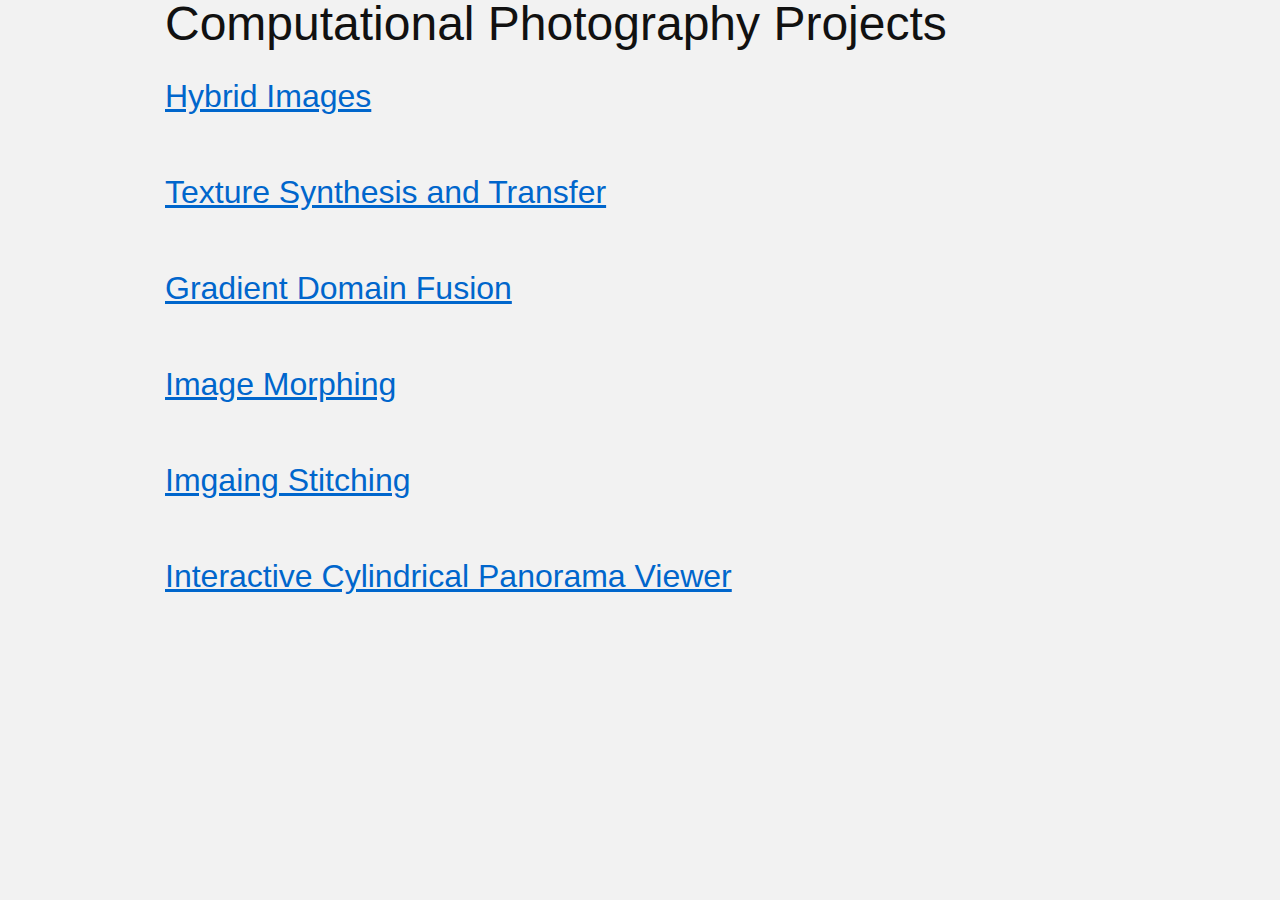
<file: index.html>
<html>
  <head>
    <title>Project One: Hybrid Images and Color Enhancement</title>
    <link rel="stylesheet" href="css/blueprint/screen.css" type="text/css" media="screen, projection">
    <link rel="stylesheet" href="css/blueprint/print.css" type="text/css" media="print">
    
  </head>
  
  <body>
  
  	<div class="container">
  	
  	<div class="span-24">
    	<h1>Computational Photography Projects</h1>
  	</div>

  	<div class="container append-bottom">
	  	<h2>
	  		<a href="proj1/index.html">Hybrid Images</a>    
	    </h2>
    </div>

    <div class="container append-bottom">
	  	<h2>
	  		<a href="proj2/index.html">Texture Synthesis and Transfer</a>    
	    </h2>
    </div>

    <div class="container append-bottom">
	  	<h2>
	  		<a href="proj3/index.html">Gradient Domain Fusion</a>    
	    </h2>
    </div>

    <div class="container append-bottom">
	  	<h2>
	  		<a href="proj4/index.html">Image Morphing</a>    
	    </h2>
    </div>

    <div class="container append-bottom">
	  	<h2>
	  		<a href="proj5/index.html">Imgaing Stitching</a>    
	    </h2>
    </div>

    <div class="container append-bottom">
	  	<h2>
	  		<a href="final/index.html">Interactive Cylindrical Panorama Viewer</a>    
	    </h2>
    </div>
    
  	</div>
    
  </body>

</html>
</file>
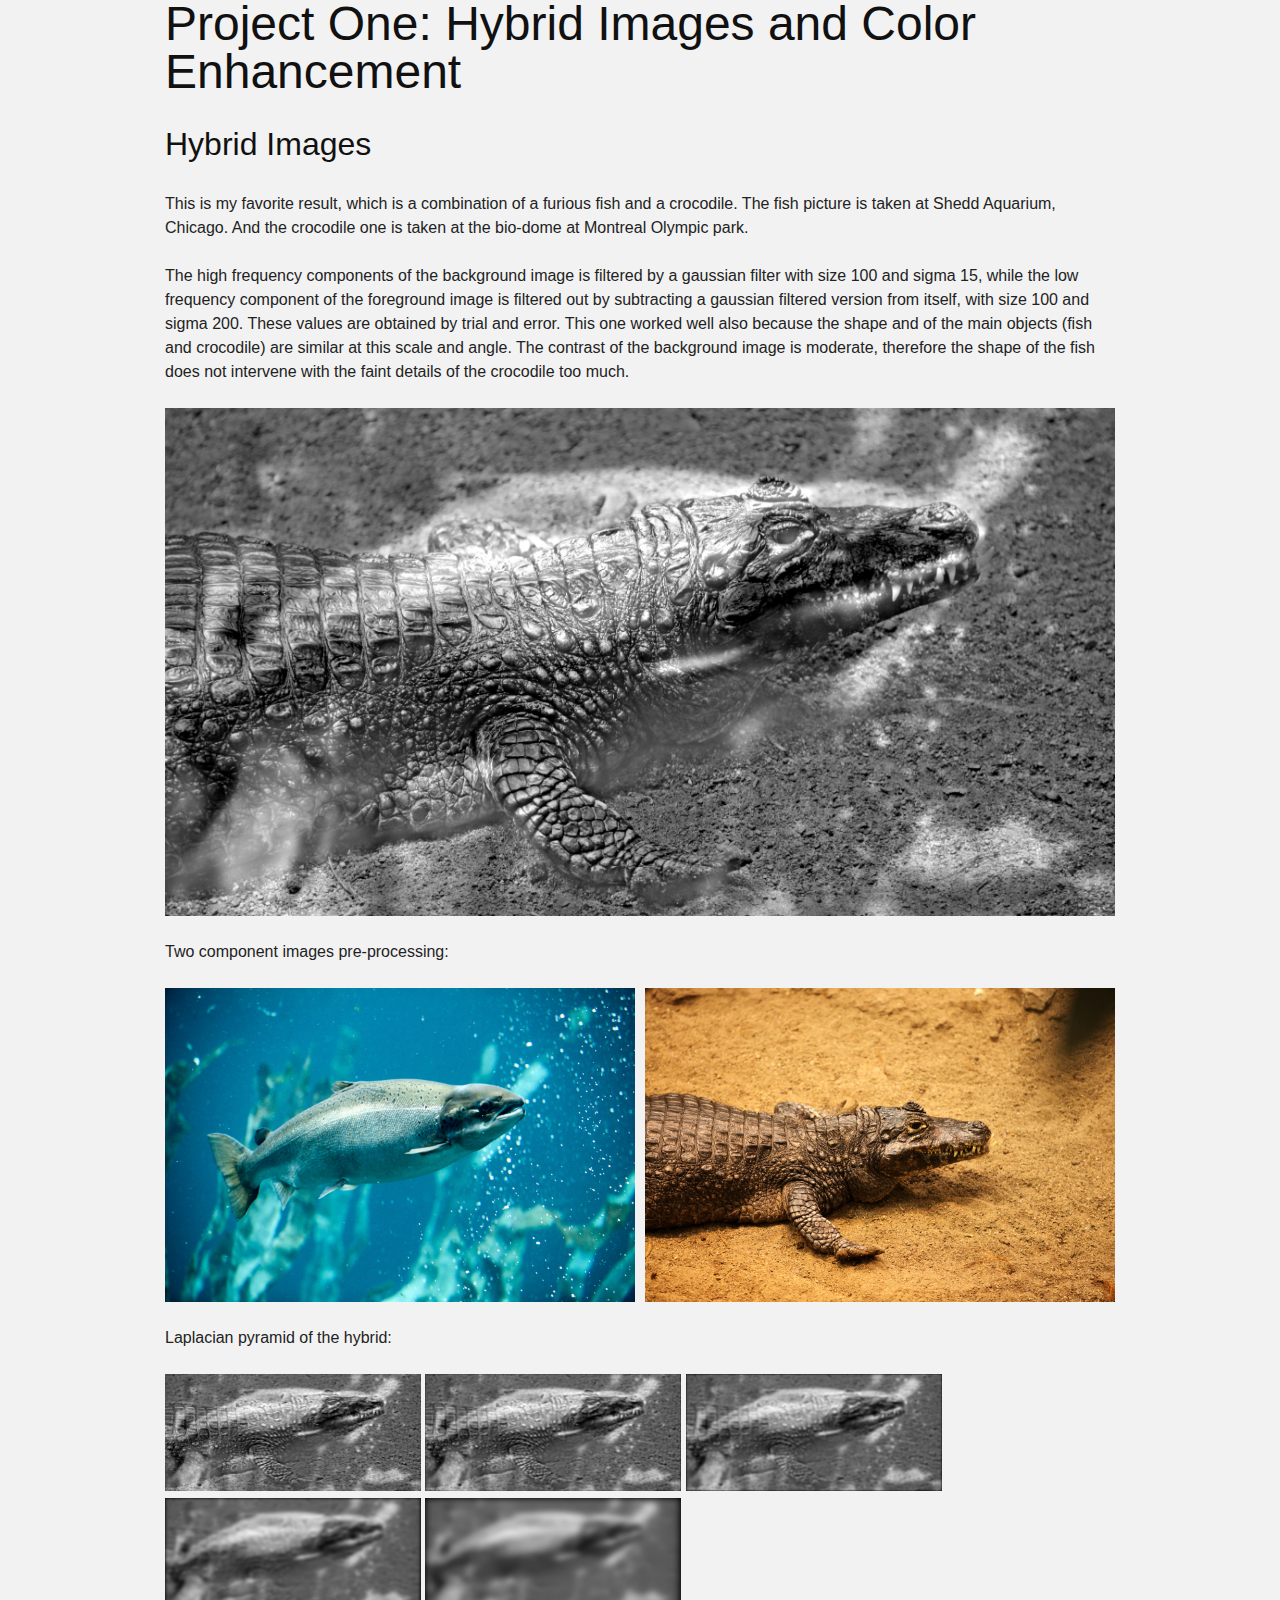
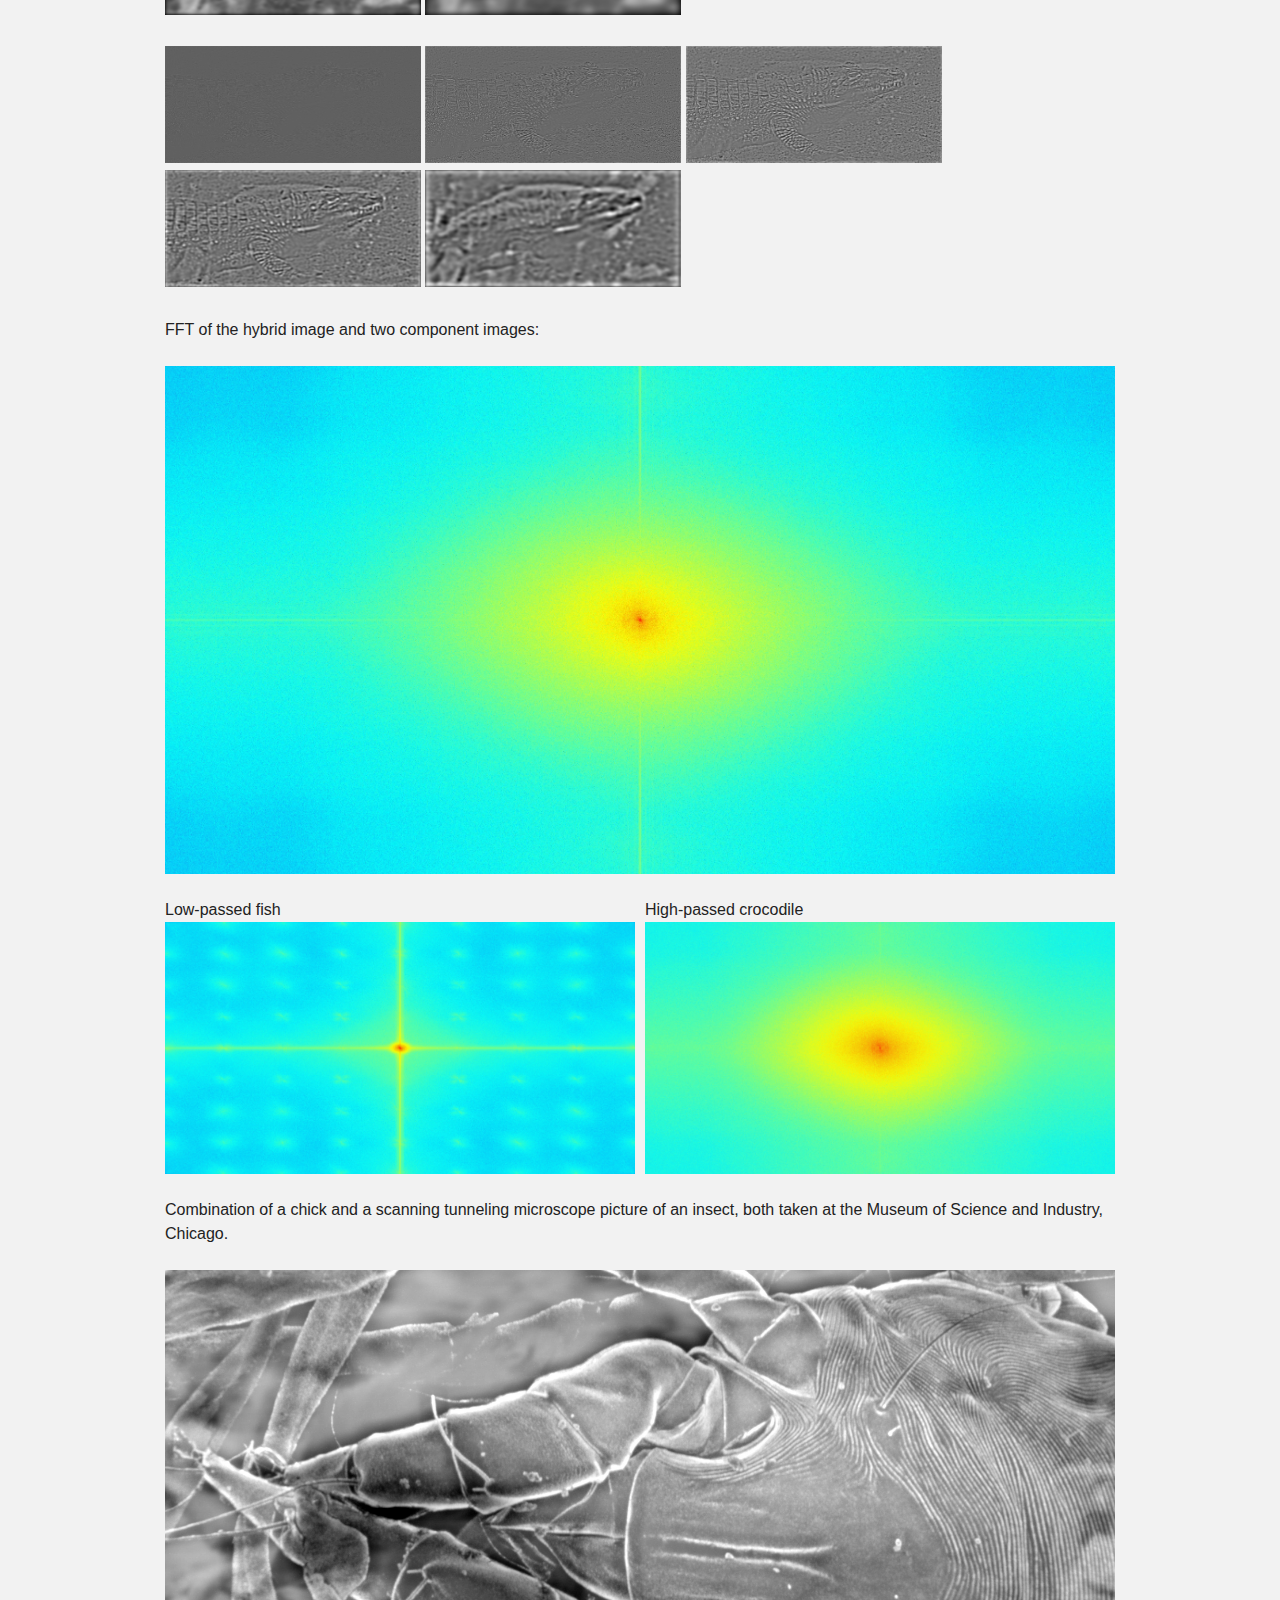
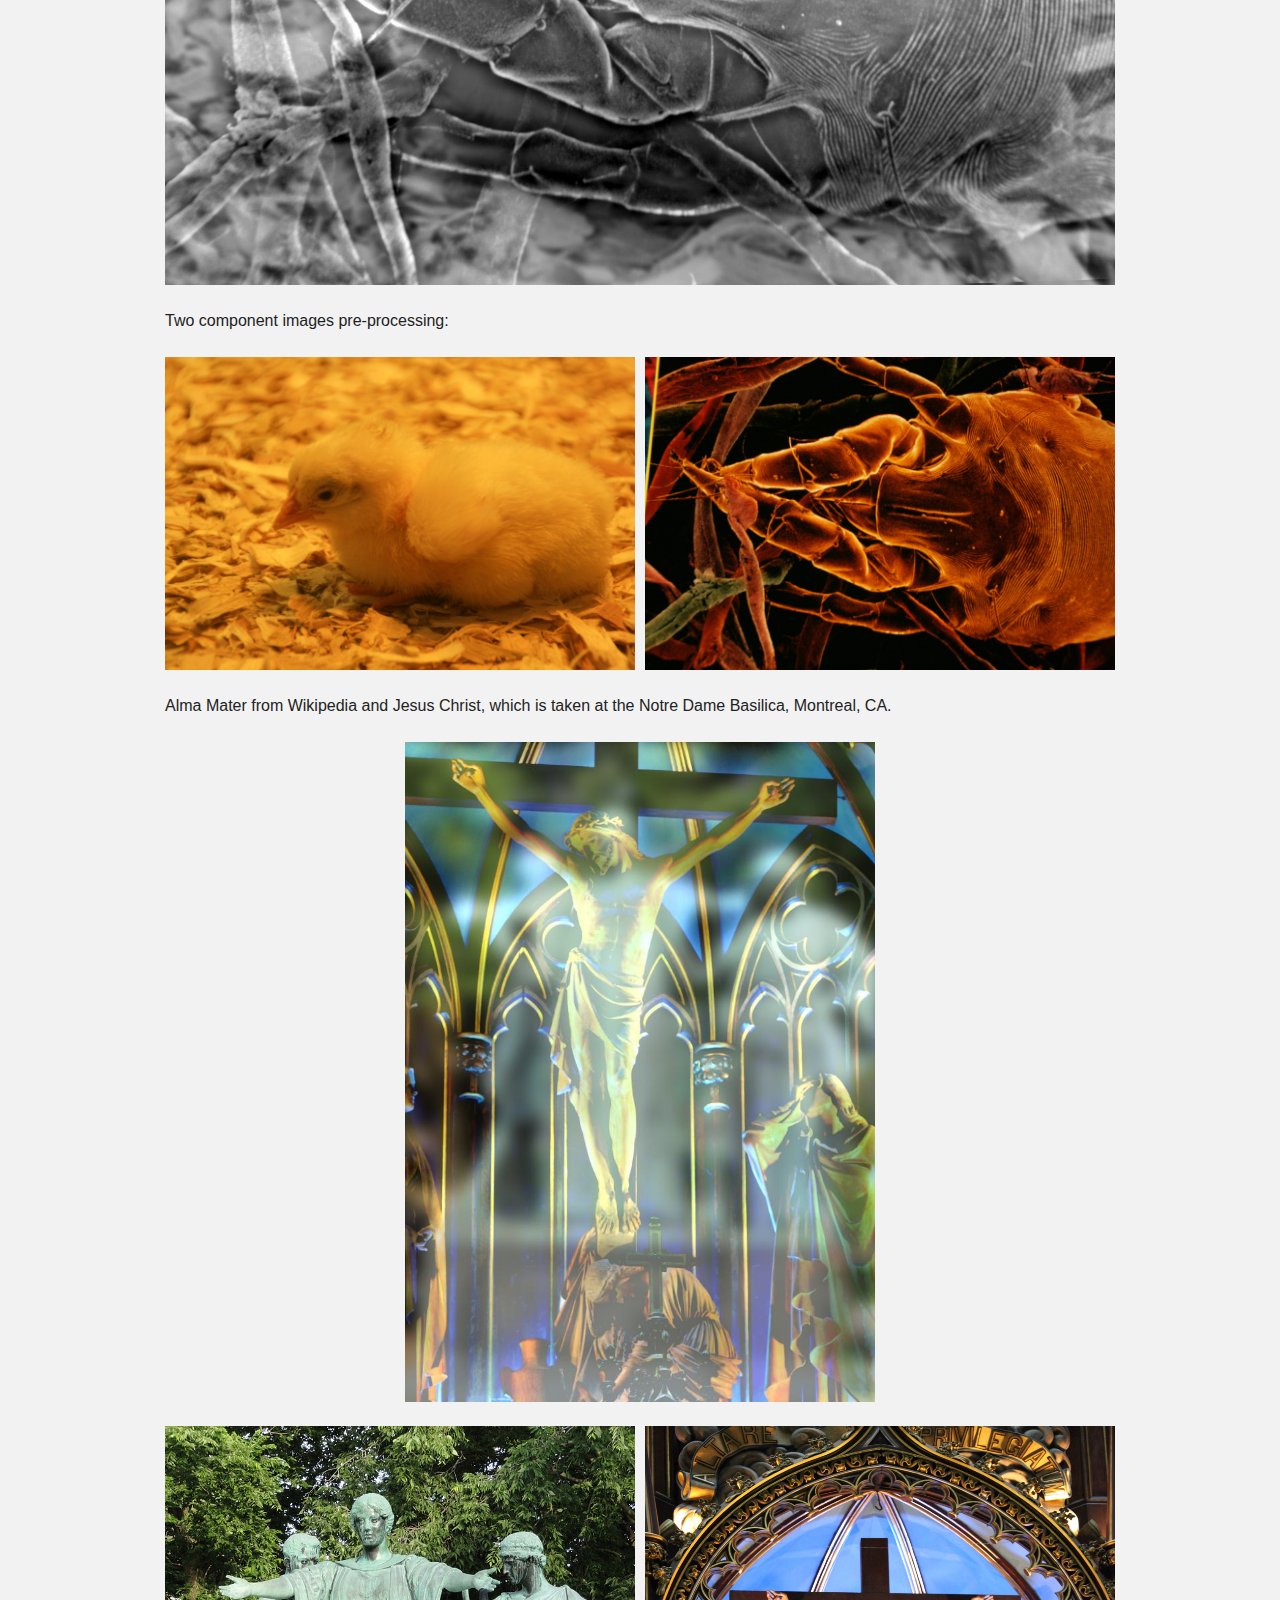
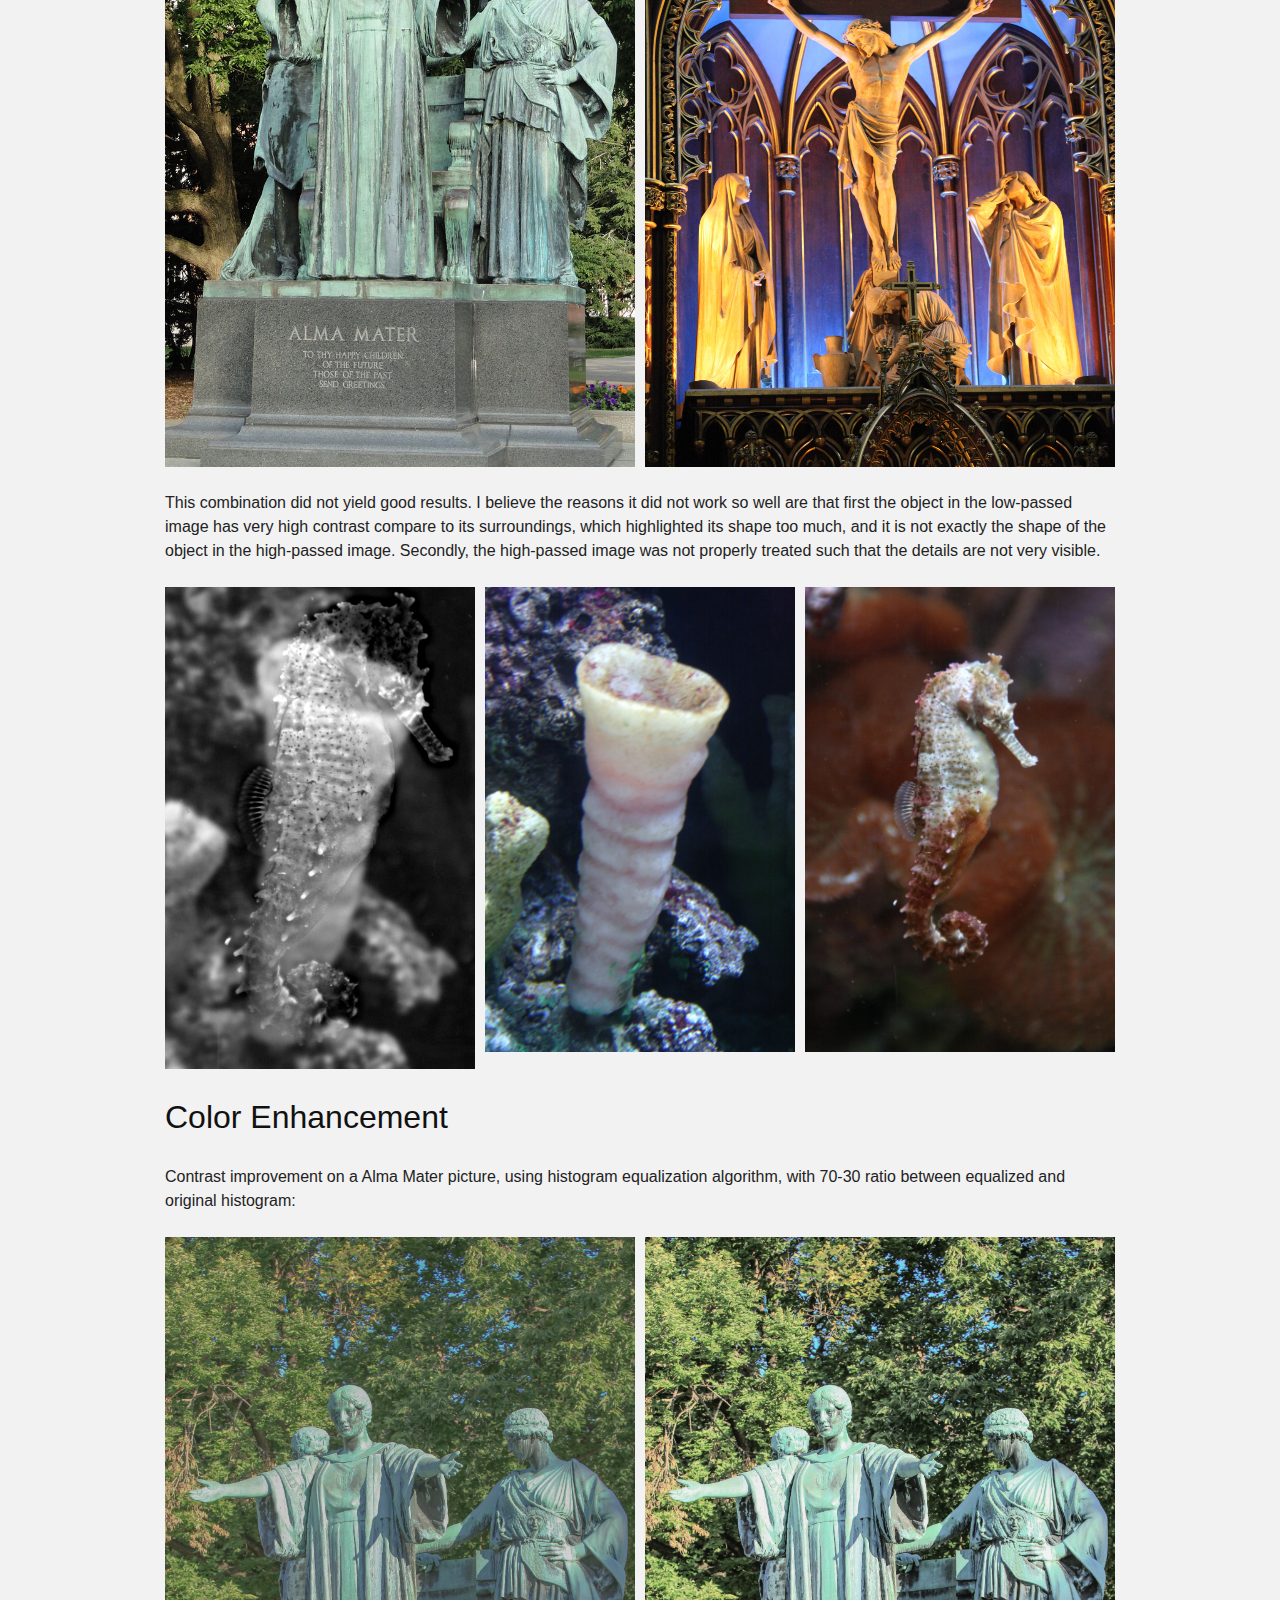
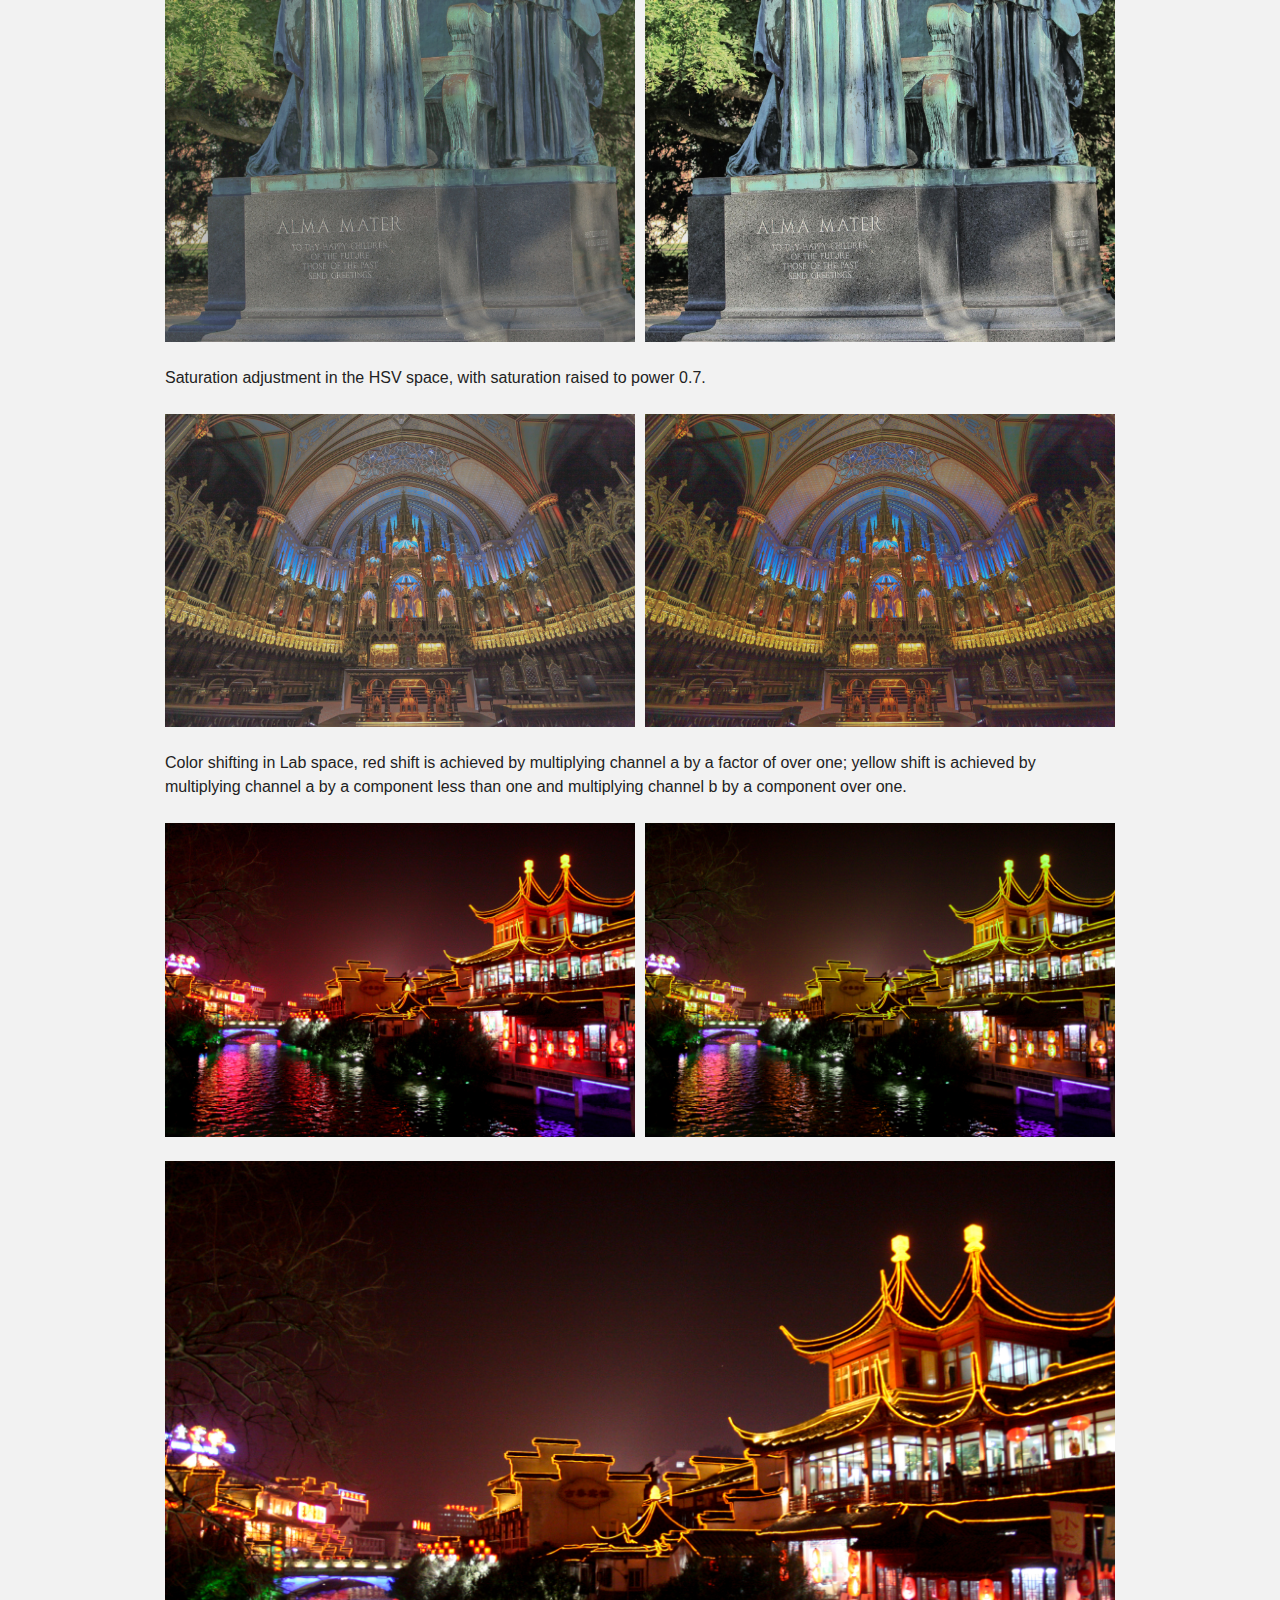
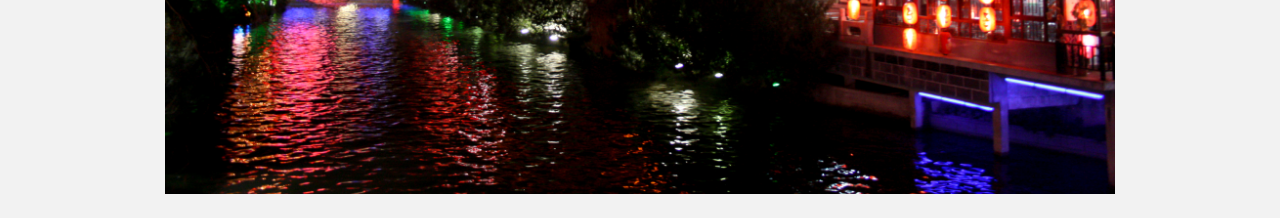
<file: proj1/index.html>
<html>
  <head>
    <title>Project One: Hybrid Images and Color Enhancement</title>
    <link rel="stylesheet" href="../css/blueprint/screen.css" type="text/css" media="screen, projection">
    <link rel="stylesheet" href="../css/blueprint/print.css" type="text/css" media="print">
    
  </head>
  
  <body>
  
  	<div class="container">
  	
  	<div class="span-24">
    	<h1>Project One: Hybrid Images and Color Enhancement</h1>
  	</div>
  	
    <h2>
	    Hybrid Images
    </h2>
    
    <div class="container append-bottom">
    
	    <p>
		   	This is my favorite result, which is a combination of a furious fish and a crocodile. The fish picture is taken at Shedd Aquarium, Chicago.
		   	And the crocodile one is taken at the bio-dome at Montreal Olympic park. 
	    </p>
	    
	    <p>   	
		   	The high frequency components of the background image is filtered by a gaussian filter with size 100 and sigma 15, while the low frequency 
		   	component of the foreground image is filtered out by subtracting a gaussian filtered version from itself, with size 100 and sigma 200. 
		   	These values are obtained by trial and error. This one worked well also because the shape and of the main objects (fish and crocodile) are
		   	similar at this scale and angle. The contrast of the background image is moderate, therefore the shape of the fish does not intervene with
		   	the faint details of the crocodile too much.
	    </p>
	    
	    
	    <img class ="h img_display" src="img/fish_croc_15_200.jpg" alt="fish_croc_15_200"  /> <!-- width="1024" height="548" -->
    
    </div>
  
    <div class="container append-bottom">
    
	    <div class="span-24 append-bottom">
		    Two component images pre-processing:
	    </div>
    
	    <div class="span-12 ">
	    	<img class="h" class="img_display" src="img/fish.jpg" alt="fish"  /> <!-- width="512" height="341" -->
	    </div>
	    
	    <div class="span-12 last">
	    	<img class="h" class="img_display" src="img/croc.jpg" alt="croc"  /> <!-- width="512" height="341" -->
	    </div>
    
    </div>
    
    <div class="container append-bottom">
	    <p>
		    Laplacian pyramid of the hybrid:
	    </p>
    
	    
	    <img src="img/g_0.jpg" alt="g_0" width="256" height="117" />
	    <img src="img/g_1.jpg" alt="g_1" width="256" height="117" />
	    <img src="img/g_2.jpg" alt="g_2" width="256" height="117" />
	    <img src="img/g_3.jpg" alt="g_3" width="256" height="117" />
	    <img src="img/g_4.jpg" alt="g_4" width="256" height="117" />
	    <p></p>
	    <img src="img/l_0.jpg" alt="g_0" width="256" height="117" />
	    <img src="img/l_1.jpg" alt="g_1" width="256" height="117" />
	    <img src="img/l_2.jpg" alt="g_2" width="256" height="117" />
	    <img src="img/l_3.jpg" alt="g_3" width="256" height="117" />
	    <img src="img/l_4.jpg" alt="g_4" width="256" height="117" />
    
    </div>
    
    <div class="container append-bottom">
	    <p>
		    FFT of the hybrid image and two component images:
	    </p>
	    
	    <div class="span-24 append-bottom">
	    	<img class="h" src="img/fish_croc_fft.jpg" alt="fish_croc_fft" /> <!-- width="1024" height="548"  -->
	    </div>
	    
	    <div class="span-12">
	    	Low-passed fish
	    	<img class="h" src="img/fish_low_fft.jpg" alt="fish_fft" /> <!-- width="512" height="274" -->
	    </div>
	    
	    <div class="span-12 last">
	    	High-passed crocodile
	    	<img class="h" src="img/croc_high_fft.jpg" alt="croc_fft" /> <!-- width="512" height="274" -->
	    </div>
    </div>
    
    <div class="container append-bottom">
	    <p> Combination of a chick and a scanning tunneling microscope picture of an insect, both taken at the Museum of Science and Industry, Chicago. </p>
	    
	    <div class="span-24 append-bottom">
	    	<img class="h" src="img/chicken_bug_15_200.jpg" alt="chicken_bug_15_200" /> <!-- width="1024" height="663" -->
	    </div>
	    
	    <p>
		    Two component images pre-processing:
	    </p>
	    
	    <div class="span-12">
	    	<img class="h" src="img/chicken.jpg" alt="chicken" /> <!-- width="512" height="341" -->
	    </div>
	    
	    <div class="span-12 last">
	    	<img class="h" src="img/bug.jpg" style="image-orientation: 90deg" alt="bug" /> <!-- width="512" height="341" -->
	    </div>
    </div>
    
    <div class="container append-bottom">
	    <p>
		    Alma Mater from Wikipedia and Jesus Christ, which is taken at the Notre Dame Basilica, Montreal, CA. 
	    </p>
	    
	    <div class="span-12 prepend-6 append-6 last append-bottom">
	    	<img class="h" src="img/alma_jesus_12_200.jpg" alt="alma_jesus_14_200" /> <!-- width="341" height="465" -->
	    </div>
		
		<div class="span-12">	    
	    	<img class="h" src="img/almaMater-wiki.jpeg" alt="almaMater-wiki" height="641"/> <!-- width="341" height="465" -->
		</div>
		
		<div class="span-12 last">
	    	<img class="h" src="img/jesus.jpg" alt="jesus" height="641"/> <!-- width="341" height="465" -->
		</div>
    </div>
    
    <div class="container append-bottom">
	    <p>
		    This combination did not yield good results. I believe the reasons it did not work so well are that first the object in the low-passed image has very high
		    contrast compare to its surroundings, which highlighted its shape too much, and it is not exactly the shape of the object in the high-passed image.
		    Secondly, the high-passed image was not properly treated such that the details are not very visible. 
	    </p>
	    
	    <div class="span-8">
	    	<img class="h" src="img/coral_seaHorse_15_200.jpg" alt="coral_seaHorse_15_200" /> <!-- width="341" height="511" -->
	    </div>
	    
	    <div class="span-8">
	    	<img class="h" src="img/coral.jpg" alt="coral" /> <!-- width="341" height="511" -->
	    </div>
	    
	    <div class="span-8 last">
	    	<img class="h" src="img/seaHorse.jpg" alt="seaHorse" /> <!-- width="341" height="511" -->
	    </div>    
    </div>
    
    <h2>
    	Color Enhancement
    </h2>
    
    <div class="container append-bottom">
	    <p>
		    Contrast improvement on a Alma Mater picture, using histogram equalization algorithm, with 70-30 ratio between equalized and original histogram: 
	    </p>
	    
	    <div class="span-12">
	    	<img class="h" src="img/almaMater.jpg" alt="almaMater" /> <!-- width="512" height="768" -->
	    </div>
	    
	    <div class="span-12 last">
	    	<img class="h" src="img/almaMater_contrast.jpg" alt="almaMater_contrast" />
	    </div>
    </div>
    
    <div class="container append-bottom">
	    <p>
	    	Saturation adjustment in the HSV space, with saturation raised to power 0.7.
	    </p>
	    
	    <div class="span-12">
	    	<img class="h" src="img/sancturary.jpg" alt="sancturary" /> <!-- width="1024" height="683" -->
	    </div>
	    
	    <div class="span-12 last">
	    	<img class="h" src="img/sancturary_saturation.jpg" alt="sancturary_saturation" />
	    </div>
    </div>
    
    <div class="container append-bottom">
	    <p>
		    Color shifting in Lab space, red shift is achieved by multiplying channel a by a factor of over one; yellow shift is achieved by multiplying 
		    channel a by a component less than one and multiplying channel b by a component over one.
	    </p>
	    
	    <div class="span-12">
	    <img class="h" src="img/nanjing_red.jpg" alt="nanjing_red" /> <!-- width="512" height="341" -->
	    </div>
	    
	    <div class="span-12 last">
	    <img class="h" src="img/nanjing_yellow.jpg" alt="nanjing_yellow" />
	    </div>
	    
	    <div class="span-24 prepend-top">
	    <img class="h" src="img/nanjing.jpg" alt="nanjing" /> <!-- width="1024" height="683" -->
	    </div>
    
    </div>
    
  	</div>
    
  </body>

</html>
</file>
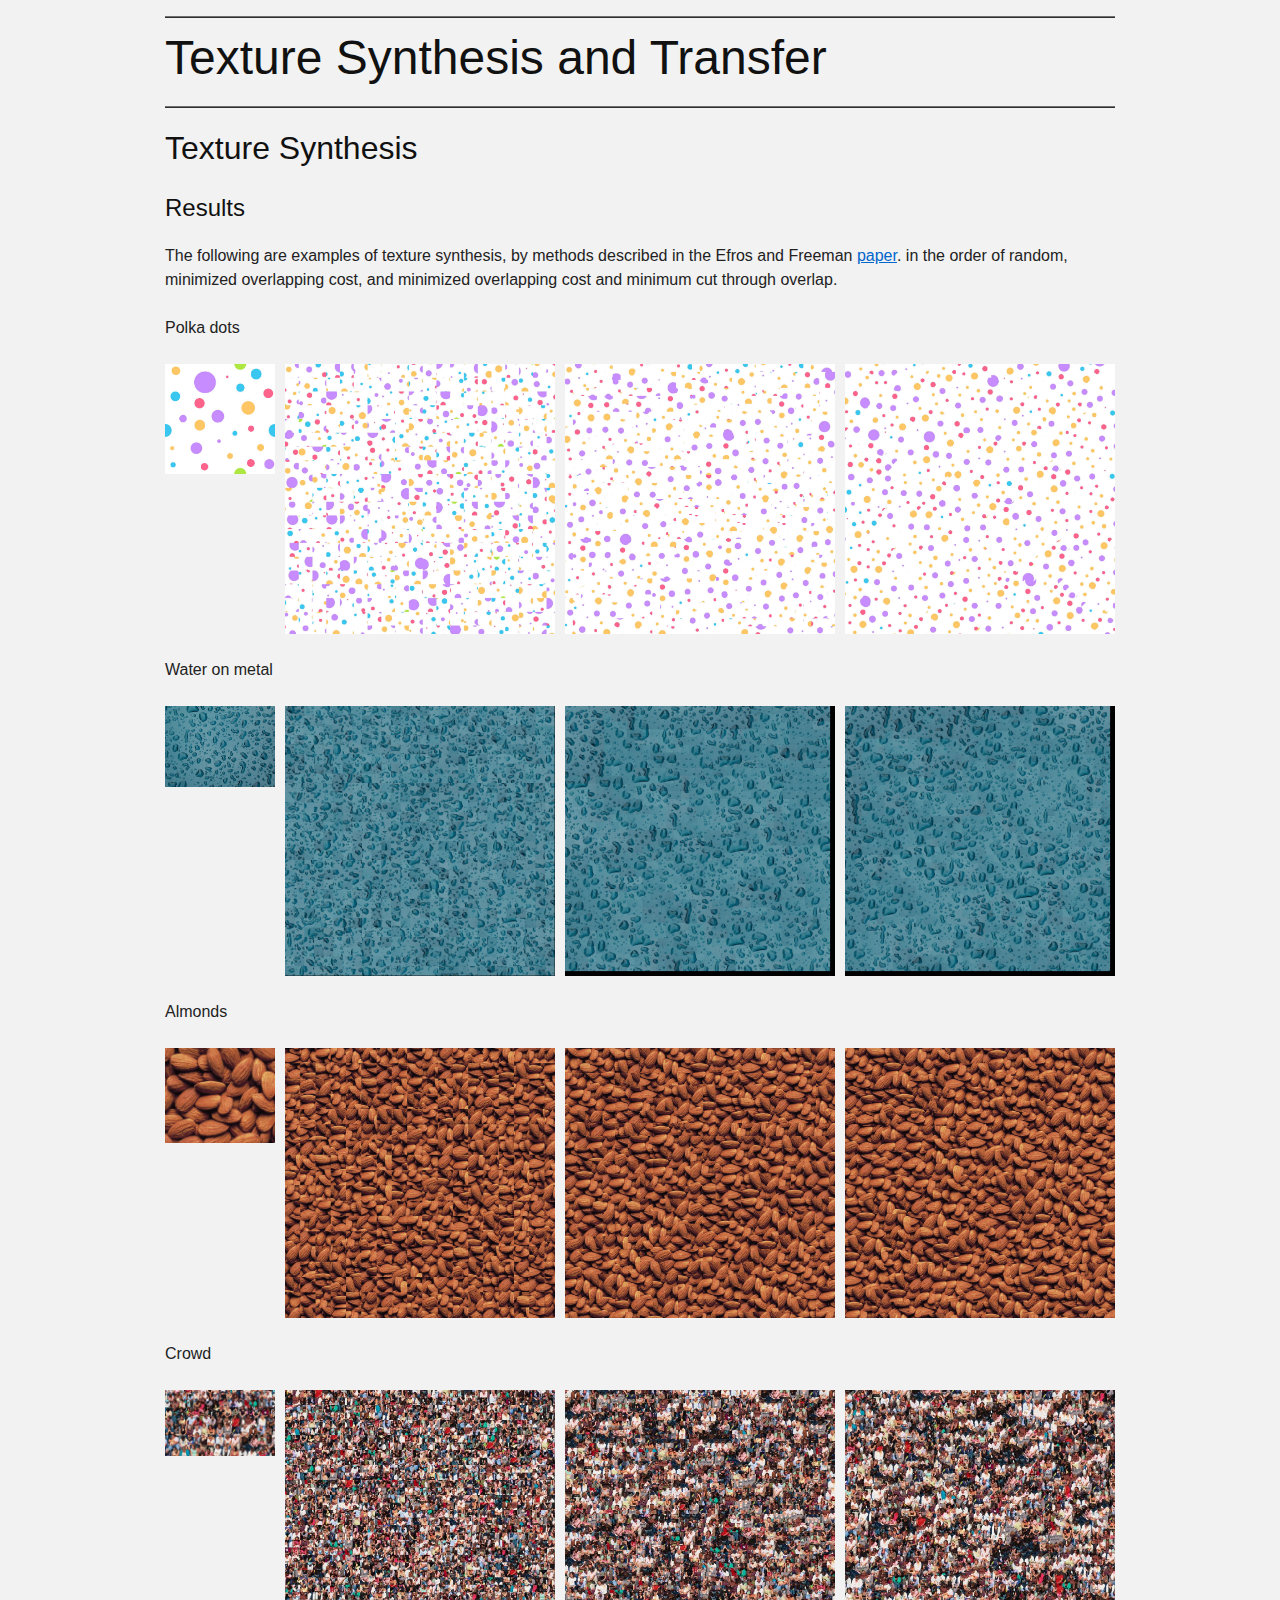
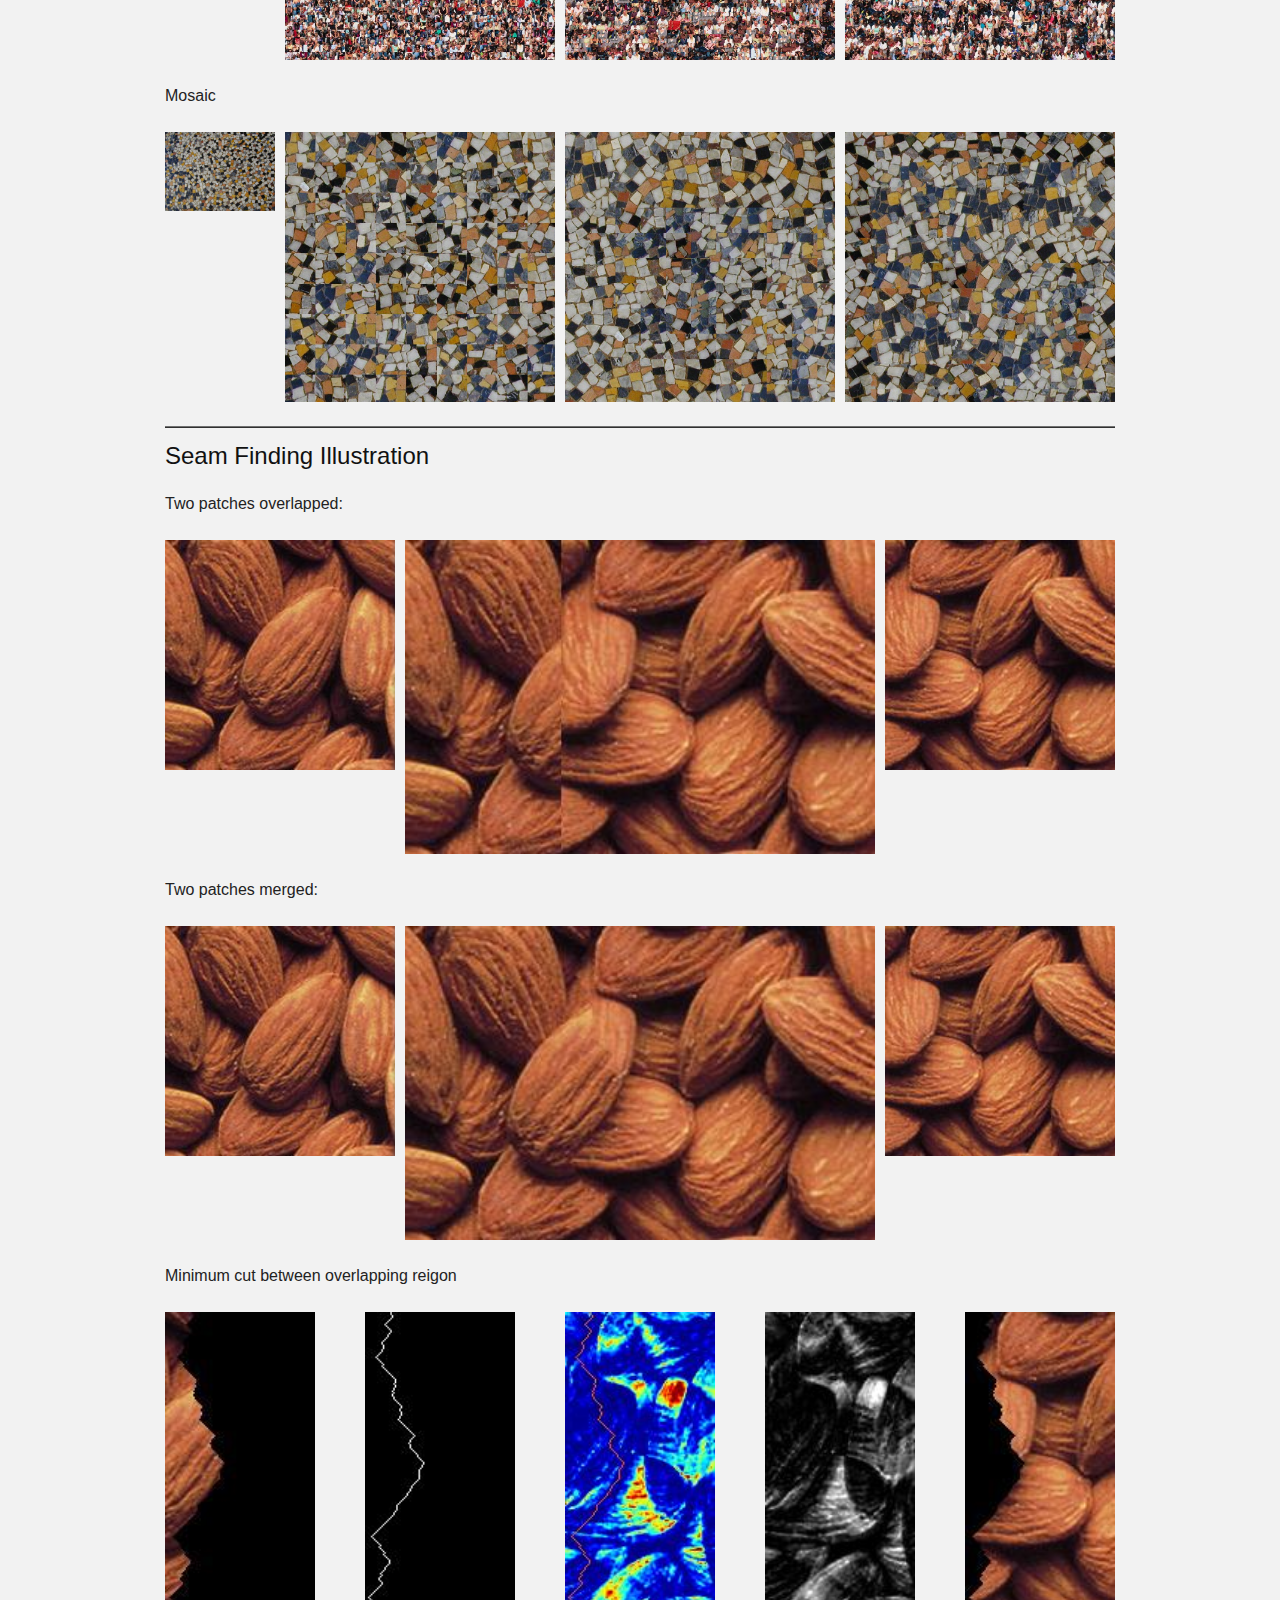
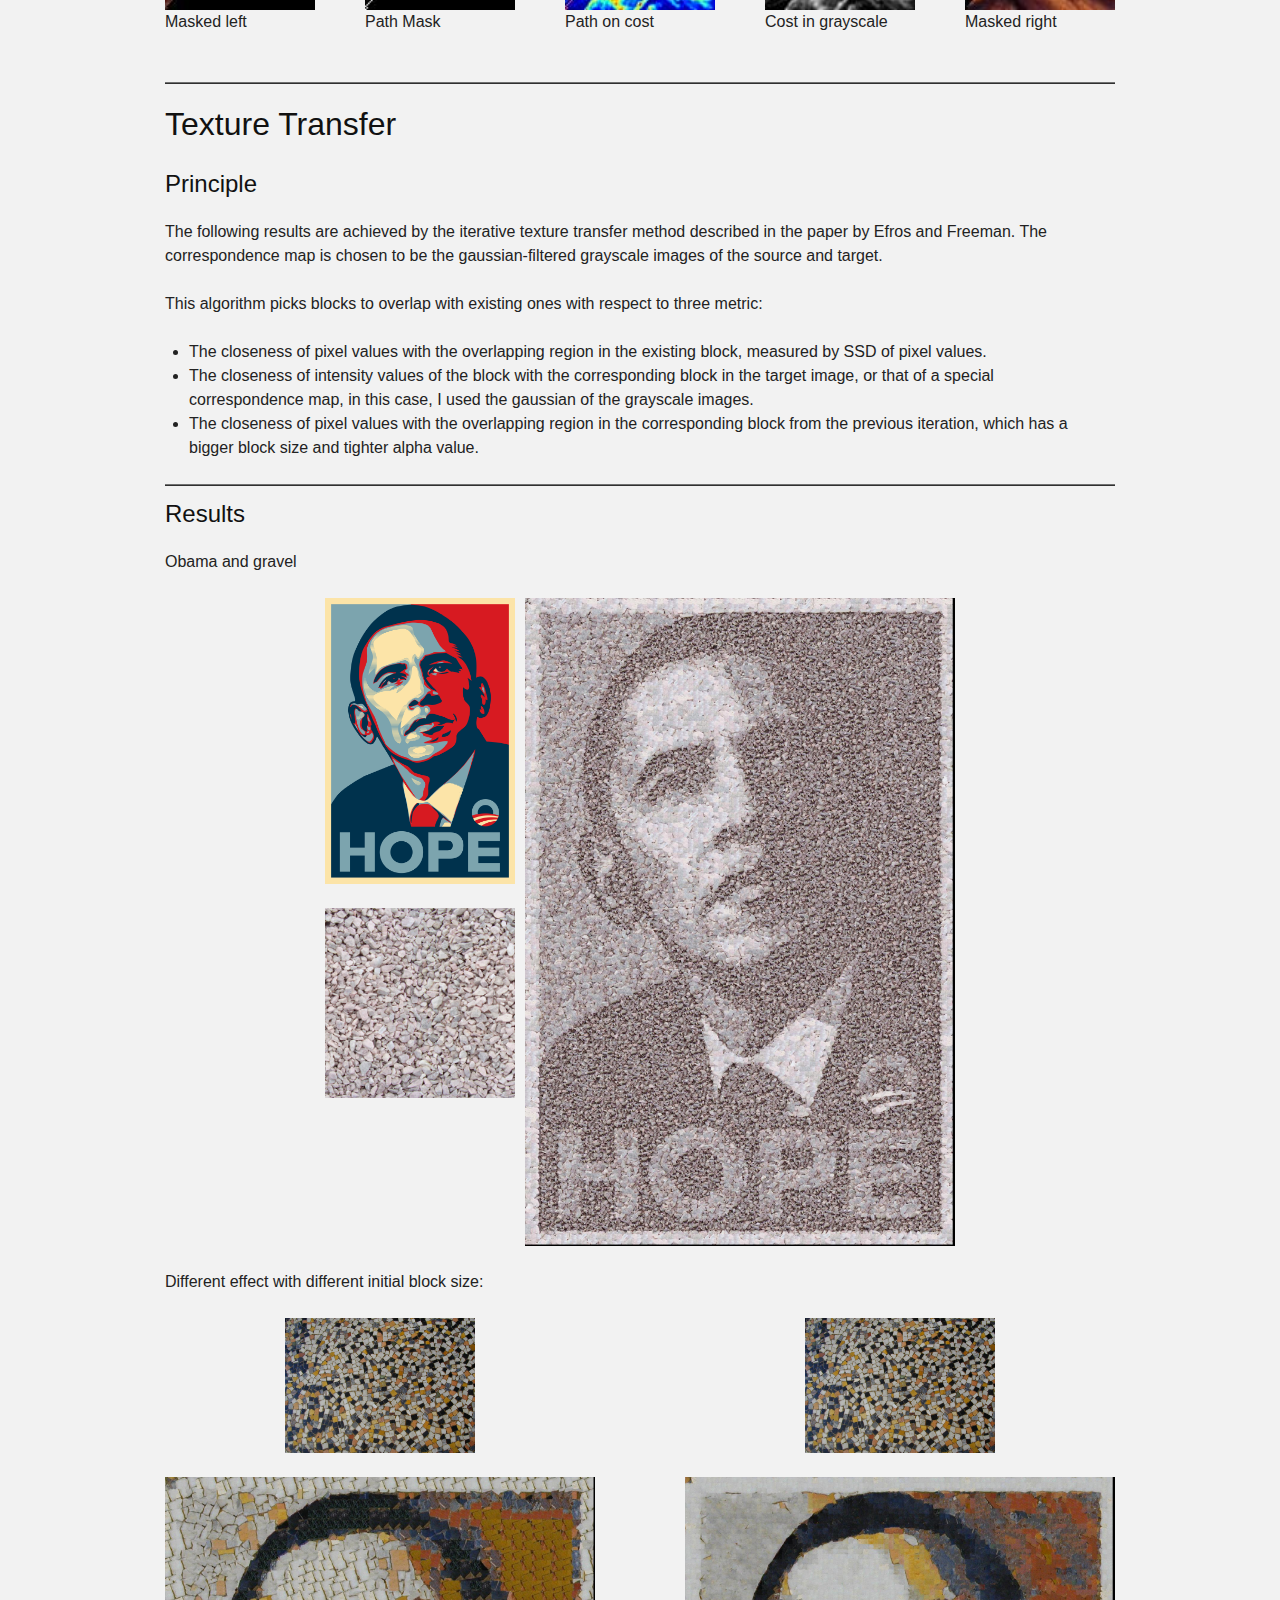
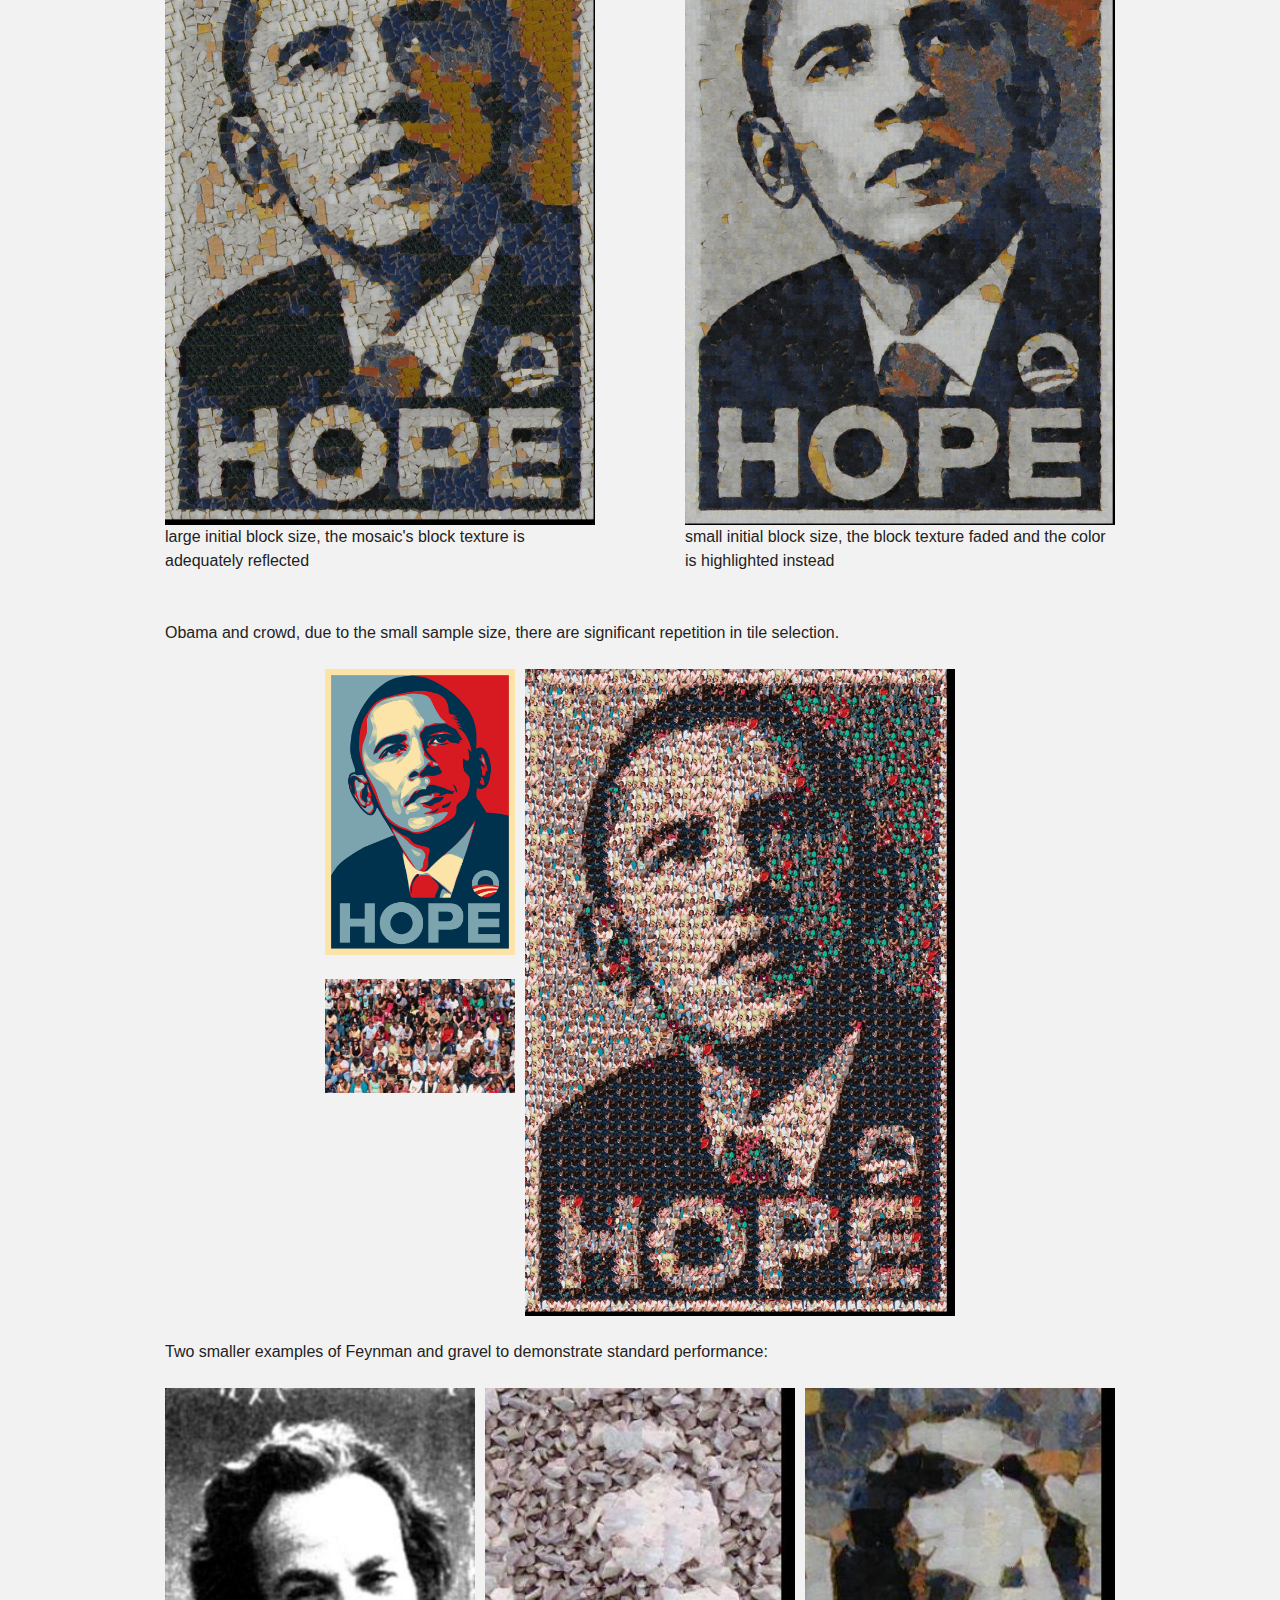
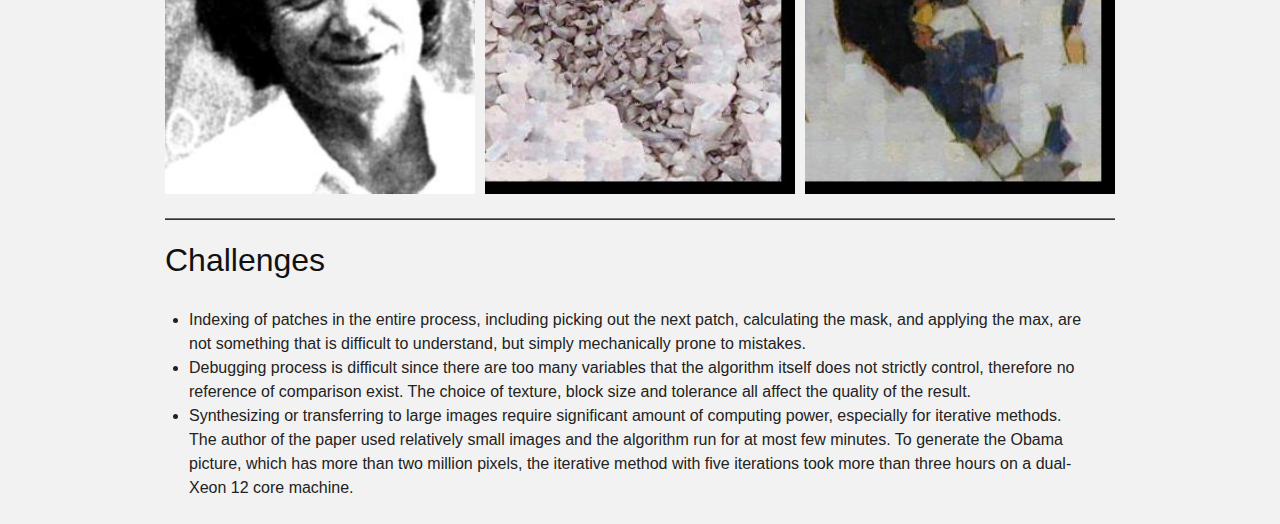
<file: proj2/index.html>
<html>
  <head>
    <title>Project Two</title>
    <link rel="stylesheet" href="../css/blueprint/screen.css" type="text/css" media="screen, projection">
    <link rel="stylesheet" href="../css/blueprint/print.css" type="text/css" media="print">
    
  </head>
  
  <body>
  
  	<div class="container">
  	
  	<div class="line-separator"></div>
  	
  	<h1>Texture Synthesis and Transfer</h1>
  	
  	<div class="line-separator"></div>
  	
    <h2>
	    Texture Synthesis
    </h2>
    
    
    <h3>
	    Results
    </h3>
    
    <div class="span-24">
    	<p>
    		The following are examples of texture synthesis, by methods described in the Efros and Freeman 
    		<a href="http://graphics.cs.cmu.edu/people/efros/research/quilting/quilting.pdf">paper</a>. 
    		in the order of random, minimized overlapping cost, and minimized overlapping cost and minimum cut 
    		through overlap.
    	</p>
    </div>
    
    <div class="container append-bottom">
    
    	<p>Polka dots</p>	
	    
	    <div class="span-3">
		    <img class='h' src="samples/polka_dots.jpg" alt="polka_dots" />
	    </div>
	    
	    <div class="span-7">
	    	<img class='h' src="images/dots_random_97.jpeg" alt="dots_random_97" />
	    </div>
	    
	    <div class="span-7">
	    	<img class='h' src="images/dots_simple_97.jpeg" alt="dots_simple_97" />
	    </div>
	    
	    <div class="span-7 last">
	    	<img class='h' src="images/dots_cut_97.jpeg" alt="dots_cut_97" />
	    </div>
	    
    </div>
  
    <div class="container append-bottom">
    
    	<p>Water on metal</p>
	    
	    <div class="span-3">
		    <img class='h' src="samples/water.jpg" alt="water" />
	    </div>
	    
	    <div class="span-7">
	    	<img class='h' src="images/water_random_107.jpg" alt="water_random_101" />
	    </div>
	    
	    <div class="span-7">
	    	<img class='h' src="images/water_simple_107.jpg" alt="water_simple_101" />
	    </div>
	    
	    <div class="span-7 last">
	    	<img class='h' src="images/water_cut_107.jpg" alt="water_cut_101" />
	    </div>
	    
    </div>
    
    <div class="container append-bottom">
    
    	<p>Almonds</p>
	    
	    <div class="span-3">
		    <img class='h' src="samples/almonds.jpg" alt="water" />
	    </div>
	    
	    <div class="span-7">
	    	<img class='h' src="images/almond_random_107.jpeg" alt="almond_random_107" />
	    </div>
	    
	    <div class="span-7">
	    	<img class='h' src="images/almond_simple_107.jpeg" alt="almond_simple_107" />
	    </div>
	    
	    <div class="span-7 last">
	    	<img class='h' src="images/almond_cut_107.jpeg" alt="almond_cut_107" />
	    </div>
	    
    </div>
    
    <div class="container append-bottom">
    
    	<p>Crowd</p>
	    
	    <div class="span-3">
		    <img class='h' src="samples/crowd.jpg" alt="crowd" />
	    </div>
	    
	    <div class="span-7">
	    	<img class='h' src="images/crowd_random_27.jpeg" alt="crowd_random_27" />
	    </div>
	    
	    <div class="span-7">
	    	<img class='h' src="images/crowd_simple_27.jpeg" alt="crowd_simple_27" />
	    </div>
	    
	    <div class="span-7 last">
	    	<img class='h' src="images/crowd_cut_27.jpeg" alt="crowd_cut_27" />
	    </div>
	    
    </div>
    
    <div class="container append-bottom">
    
    	<p>Mosaic</p>
	    
	    <div class="span-3">
		    <img class='h' src="samples/mosaic.jpg" alt="mosaic" />
	    </div>
	    
	    <div class="span-7">
	    	<img class='h' src="images/mosaic_random_101.jpeg" alt="mosaic_random_101" />
	    </div>
	    
	    <div class="span-7">
	    	<img class='h' src="images/mosaic_simple_101.jpeg" alt="mosaic_simple_101" />
	    </div>
	    
	    <div class="span-7 last">
	    	<img class='h' src="images/mosaic_cut_101.jpeg" alt="mosaic_cut_101" />
	    </div>
	    
    </div>
    
    <div class="line-separator"></div>
    
    <h3>
	    Seam Finding Illustration
    </h3>
    
    <div class="container append-bottom">
    
    	<p>Two patches overlapped:</p>
    	
    	<div class="span-6">
    		<img class='h' src="images/pl_5.jpg" alt="pl_5" />
    	</div>
    	
    	<div class="span-12">
    		<img class='h' src="images/overlapped_5.jpg" alt="overlapped_5" />
    	</div>
    	
    	<div class="span-6 last">
    		<img class='h' src="images/pr_5.jpg" alt="pr_5" />
    	</div>
    
    </div>
    
    <div class="container append-bottom">
    
    	<p>Two patches merged:</p>
    	
    	<div class="span-6">
    		<img class='h' src="images/pl_5.jpg" alt="pl_5" />
    	</div>
    	
    	<div class="span-12">
    		<img class='h' src="images/merged_5.jpg" alt="merged_5" />
    	</div>
    	
    	<div class="span-6 last">
    		<img class='h' src="images/pr_5.jpg" alt="pr_5" />
    	</div>
    
    </div>
    
    <div class="container append-bottom">
    
    	<p>Minimum cut between overlapping reigon</p>
    	
    	<div class="span-4">
    		<img class='h' src="images/pl_5_matted.jpg" alt="pl_5_matted" />
    		<p>Masked left</p>
    	</div>
    	
    	<div class="span-1">
	    	<p></p>
    	</div>
    	
    	<div class="span-4">
    		<img class='h' src="images/path_5.jpg" alt="path_5" />
    		<p>Path Mask</p>
    	</div>
    	
    	<div class="span-1">
	    	<p></p>
    	</div>
    	
    	<div class="span-4">
    		<img class='h' src="images/cost.jpg" alt="cost" />
    		<p>Path on cost</p>
    	</div>
    	
    	<div class="span-1">
	    	<p></p>
    	</div>
    	
    	<div class="span-4">
    		<img class='h' src="images/cost_5.jpg" alt="cost_5" />
    		<p>Cost in grayscale</p>
    	</div>
    	
    	<div class="span-1">
	    	<p></p>
    	</div>
    	
    	<div class="span-4 last">
    		<img class='h' src="images/pr_5_matted.jpg" alt="pr_5_matted" />
    		<p>Masked right</p>
    	</div>
    
    </div>
    
    <div class="line-separator"></div>
    
    <h2>Texture Transfer</h2>
    
    <h3>Principle</h3>
    
    <p> The following results are achieved by the iterative texture transfer method described in the paper by
    	Efros and Freeman. The correspondence map is chosen to be the gaussian-filtered grayscale images of
    	the source and target.
    </p>
    
    <p>
	    This algorithm picks blocks to overlap with existing ones with respect to three metric:
	    
	    <ul>
			<li>The closeness of pixel values with the overlapping region in the existing block, measured by SSD of pixel values.</li>
			<li>The closeness of intensity values of the block with the corresponding block in the target image, or that of a special correspondence map,
				in this case, I used the gaussian of the grayscale images.
			</li>
			<li>The closeness of pixel values with the overlapping region in the corresponding block from the previous iteration, which has a bigger block size and
				tighter alpha value.
			</li>
		</ul>
    </p>
    
    <div class="line-separator"></div>
    
    <h3>Results</h3>
    
    <div class="container append-bottom">
    
	    <p>Obama and gravel</p>
	    
	    <div class="span-4">
		    <p></p>
	    </div>
	    
	    <div class="span-5">
		    <img class='h' src="samples/obama.jpg" alt="obama" />
		    <p></p>
		    <img class="h" src="samples/gravel.jpg" alt="gravel" />
		    <p></p>
	    </div>
	    
	    <div class="span-11">
		    <img class="h" src="images/obama_grav.jpg" alt="obama_grav" />
	    </div>
	    
	    <div class="span-4 last">
		    <p></p>
	    </div>
	    
    </div>
    
    <div class="container append-bottom">
    
    	<p>Different effect with different initial block size:</p>
    	
    	<div class="container append-bottom">
	    	<div class="span-3"><p>
		    	
	    	</p></div>
	    
	    	<div class="span-5">
		    	<img class="h" src="samples/mosaic.jpg" alt="mosaic" />
	    	</div>
	    	
	    	<div class="span-3"><p>
		    	
	    	</p></div>
	    	
	    	<div class="span-2">
		    	<p> </p>
		    </div>
	    	
	    	<div class="span-3"><p>
		    	
	    	</p></div>
	    
	    	<div class="span-5">
		    	<img class="h" src="samples/mosaic.jpg" alt="mosaic" />
	    	</div>
	    	
	    	<div class="span-3 last"><p>
		    	
	    	</p></div>
    	
    	</div>
	    
	    <div class="span-11">
		    <img class="h" src="images/obama_grav_big.jpg" alt="obama_grav_big" />
		    <p>large initial block size, the mosaic's block texture is adequately reflected</p>
	    </div>
	    
	    <div class="span-2">
	    	<p> </p>
	    </div>
	    
	    <div class="span-11 last">
		    <img class="h" src="images/obama_mosa.jpg" alt="obama_mosa" />
		    <p>small initial block size, the block texture faded and the color is highlighted instead</p>
	    </div>
	    
    </div>
        
    <div class="container append-bottom">
    
	    <p>Obama and crowd, due to the small sample size, there are significant repetition in tile selection.</p>
	    
	    <div class="span-4">
		    <p></p>
	    </div>
	    
	    <div class="span-5">
		    <img class='h' src="samples/obama.jpg" alt="obama" />
		    <p></p>
		    <img class="h" src="samples/crowd.jpg" alt="crowd" />
		    <p></p>
	    </div>
	    
	    <div class="span-11">
		    <img class="h" src="images/obama_ppl.jpg" alt="obama_ppl" />
	    </div>
	    
	    <div class="span-4 last">
		    <p></p>
	    </div>
	    
    </div>
    
    <div class="container append-bottom">
    
	    <p>Two smaller examples of Feynman and gravel to demonstrate standard performance:</p>
	    
	    <div class="span-8">
		    <img class="h" src="samples/feynman.jpg" alt="feynman" />
	    </div>
	    
	    <div class="span-8">
		    <img class="h" src="images/fey_grav.jpg" alt="fey_grav" />
	    </div>
	    
	    <div class="span-8 last">
		    <img class="h" src="images/fey_mosa.jpg" alt="fey_mosa" />
	    </div>
	    
    </div>
    
    <div class="line-separator"></div>
    
    <h2>Challenges</h2>
    
   	<ul> 
	    <li>
		    Indexing of patches in the entire process, including picking out the next patch, calculating the mask, and applying the max, are
		    not something that is difficult to understand, but simply mechanically prone to mistakes. 
	    </li>
	    
	    <li>
		    Debugging process is difficult since there are too many variables that the algorithm itself does not strictly control, therefore
		    no reference of comparison exist. The choice of texture, block size and tolerance all affect the quality of the result.
	    </li>
	    
	    <li>
		    Synthesizing or transferring to large images require significant amount of computing power, especially for iterative methods. The
		    author of the paper used relatively small images and the algorithm run for at most few minutes. To generate the Obama picture,
		    which has more than two million pixels, the iterative method with five iterations took more than three hours on a dual-Xeon 12 core
		    machine. 
	    </li>
	    
    <ul>
    
  	</div>
  	
  </body>

</html>
</file>
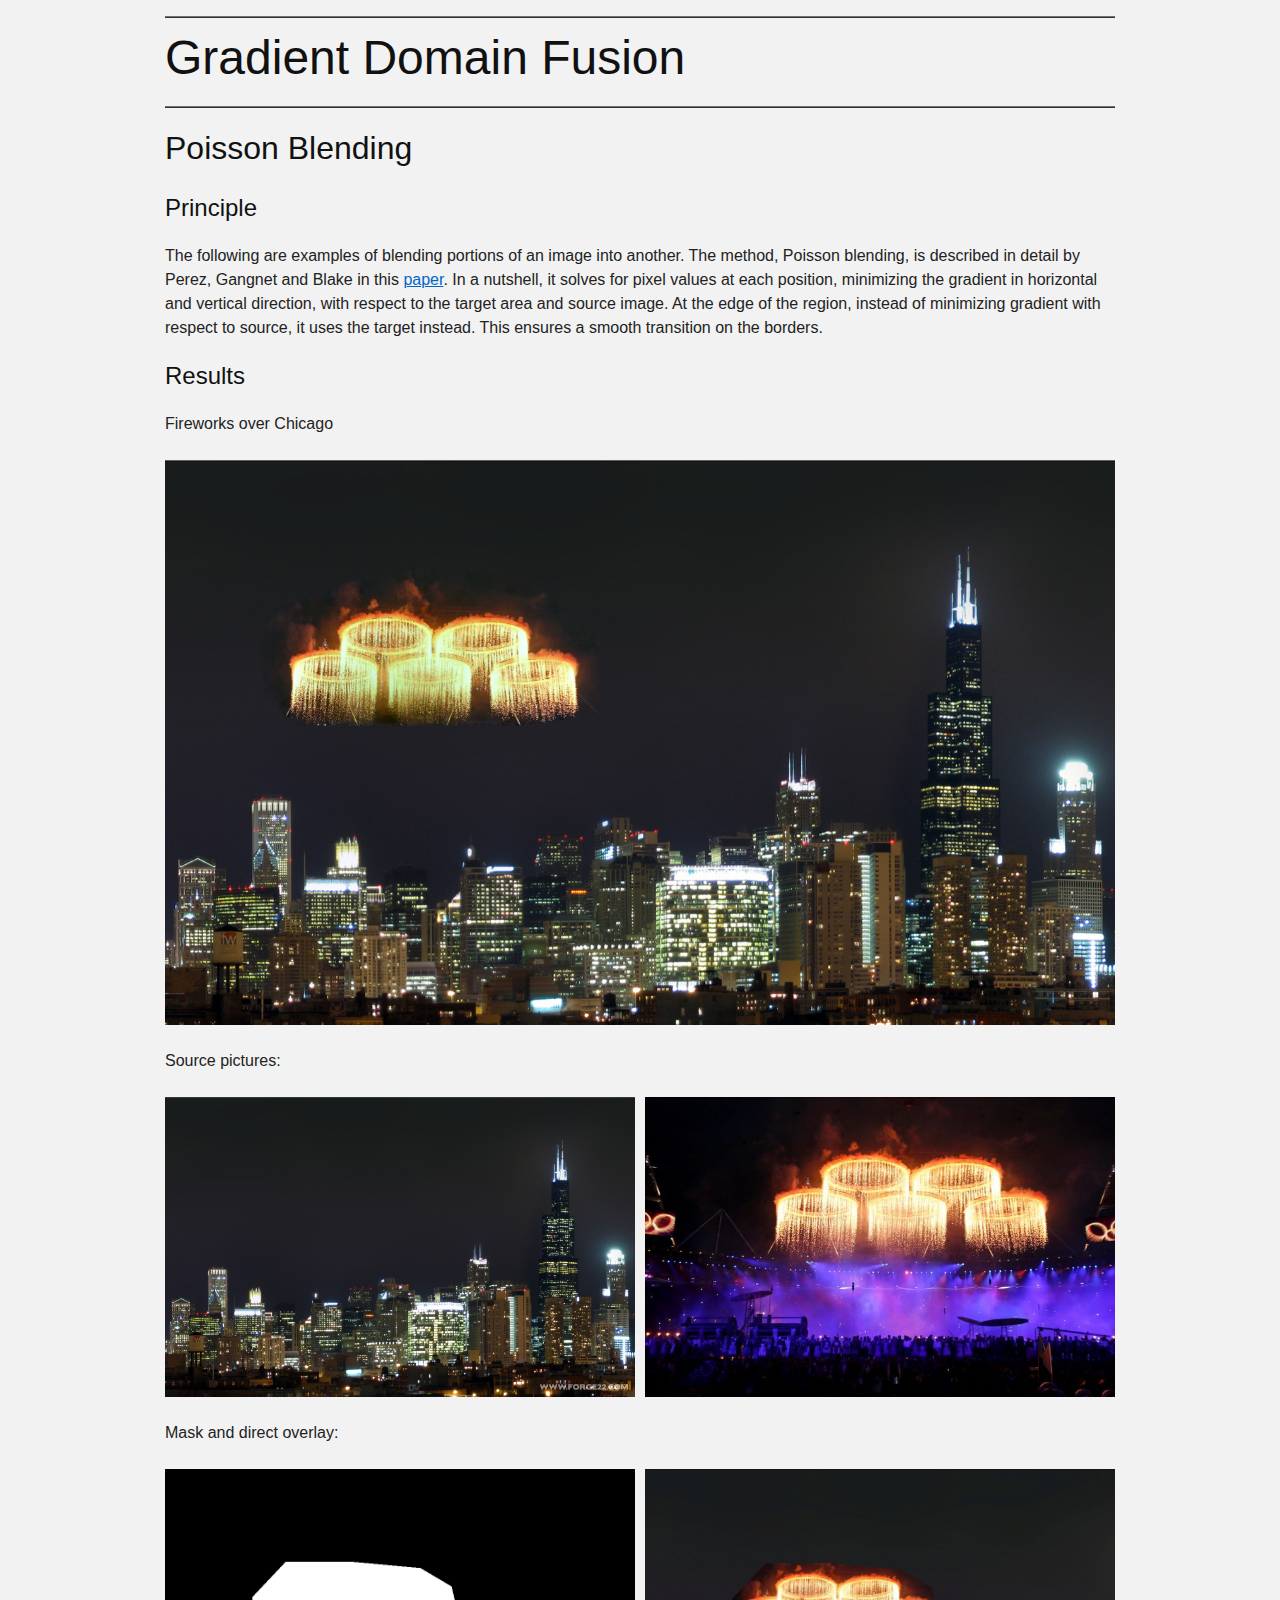
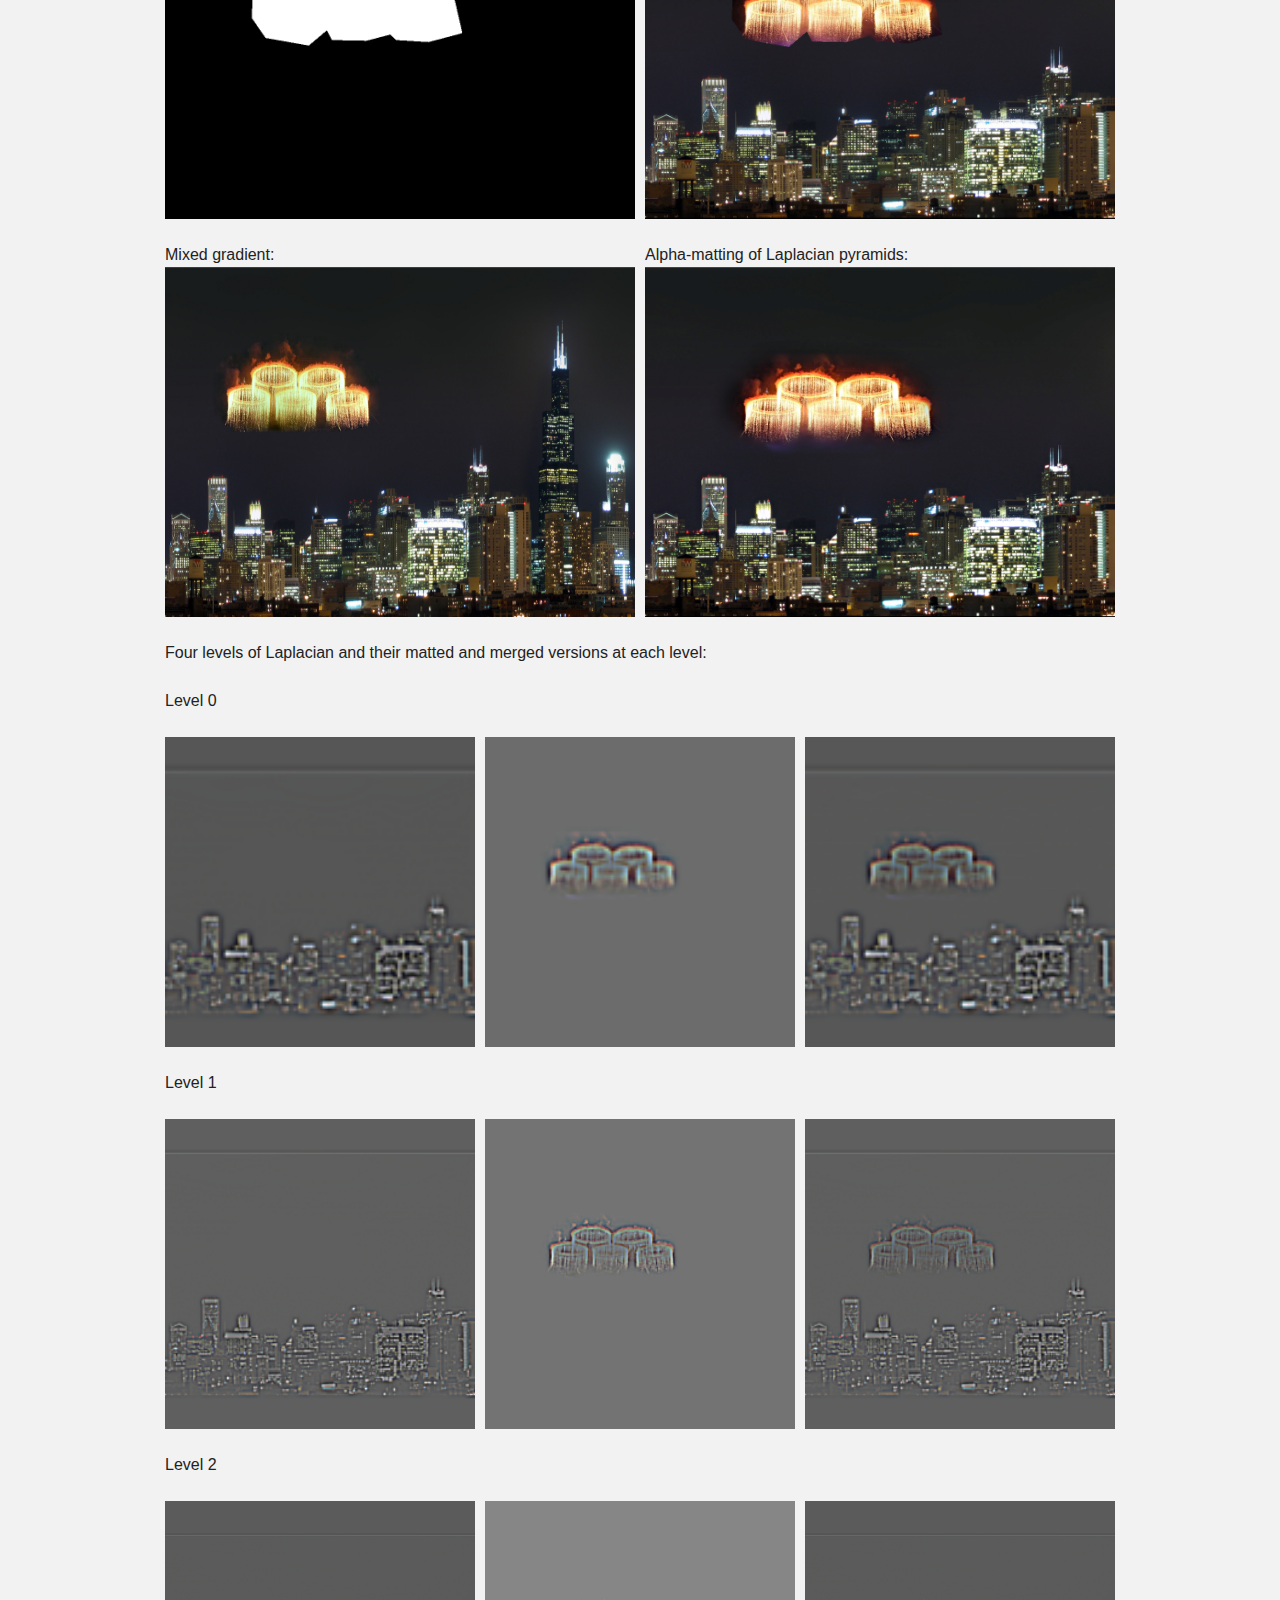
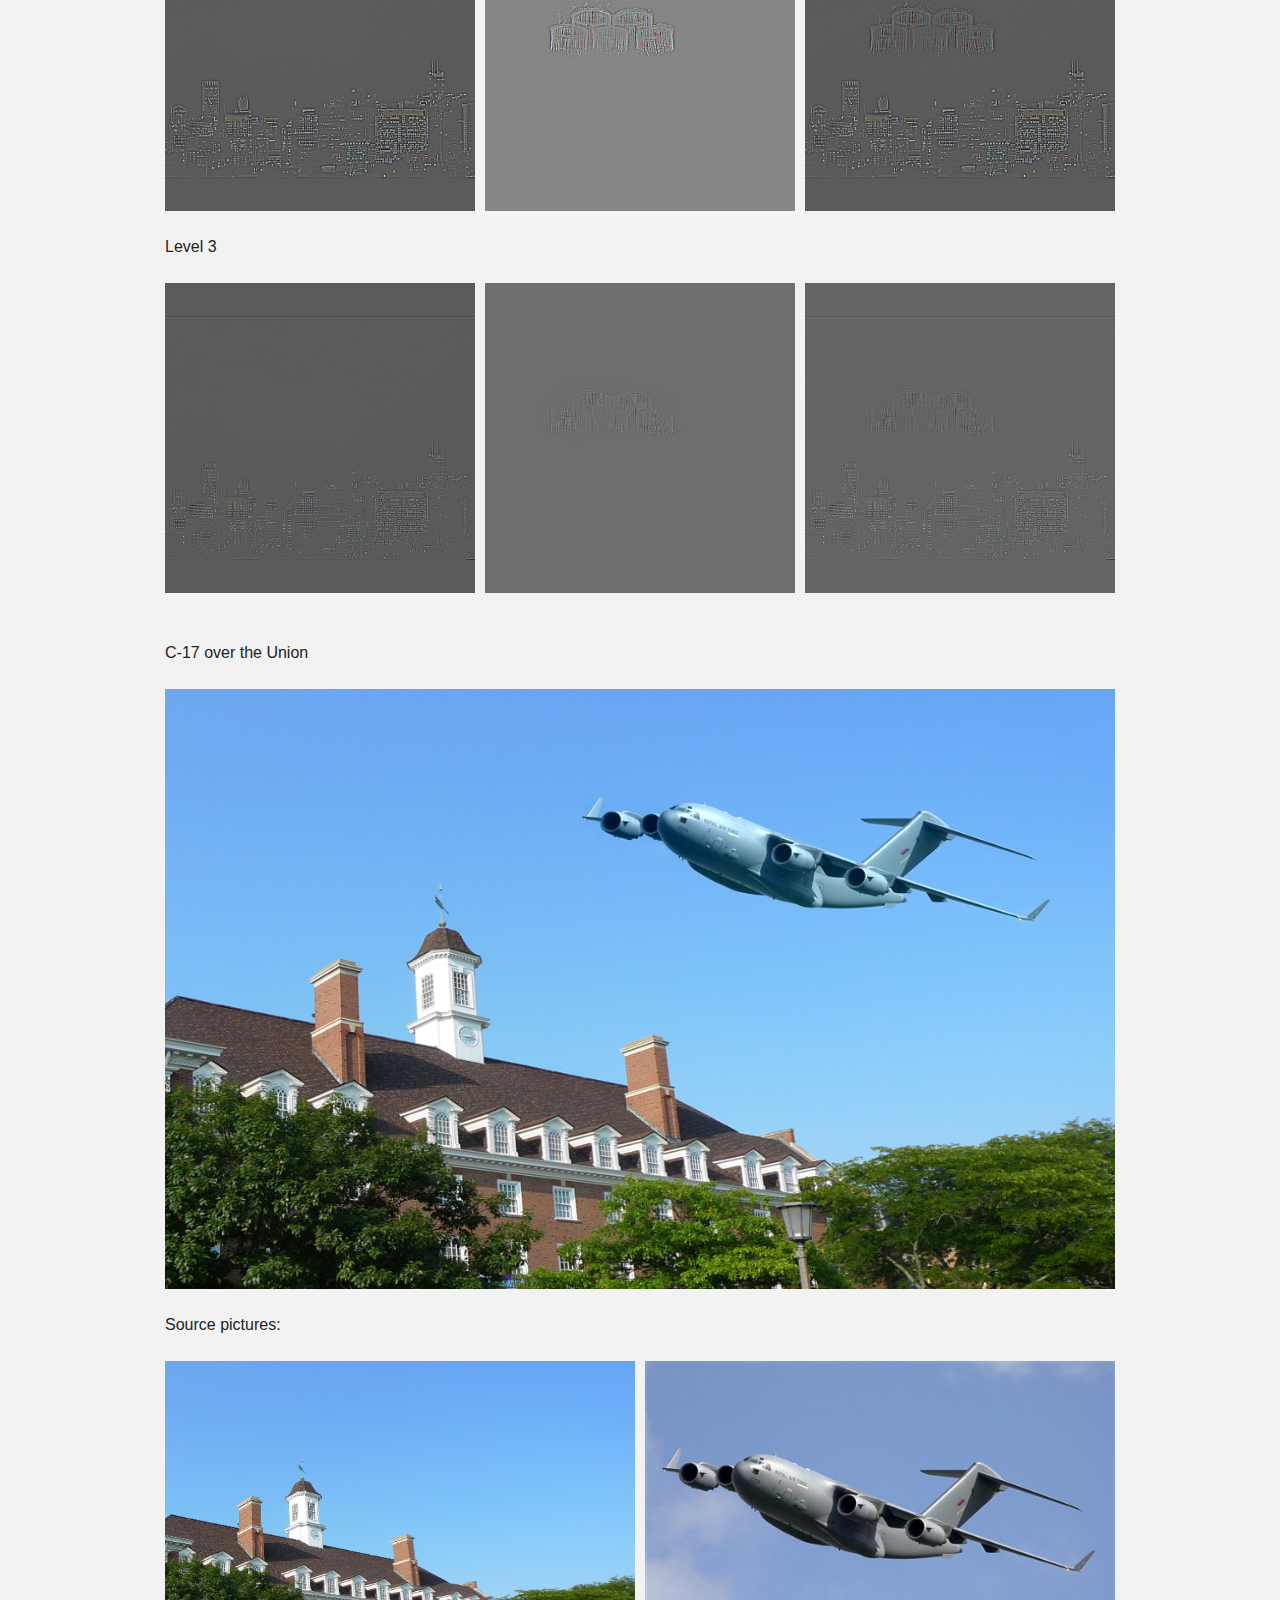
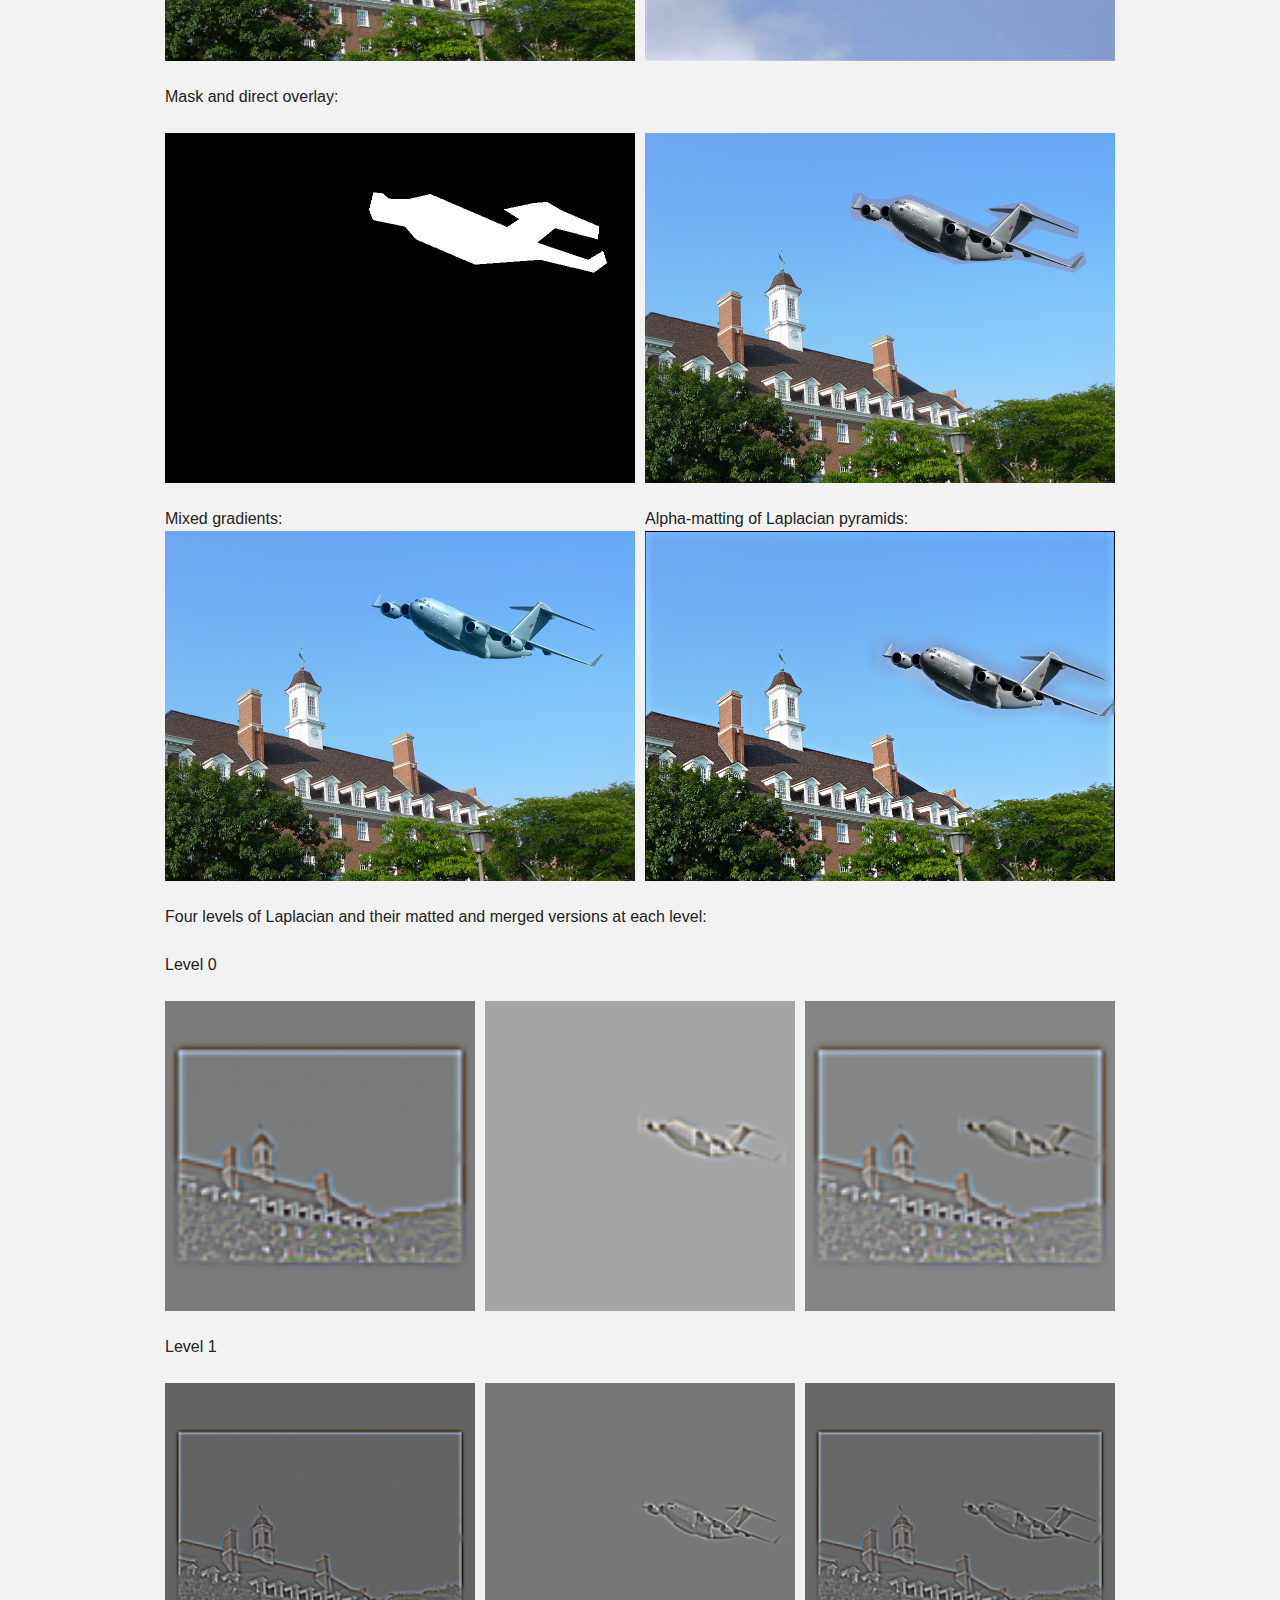
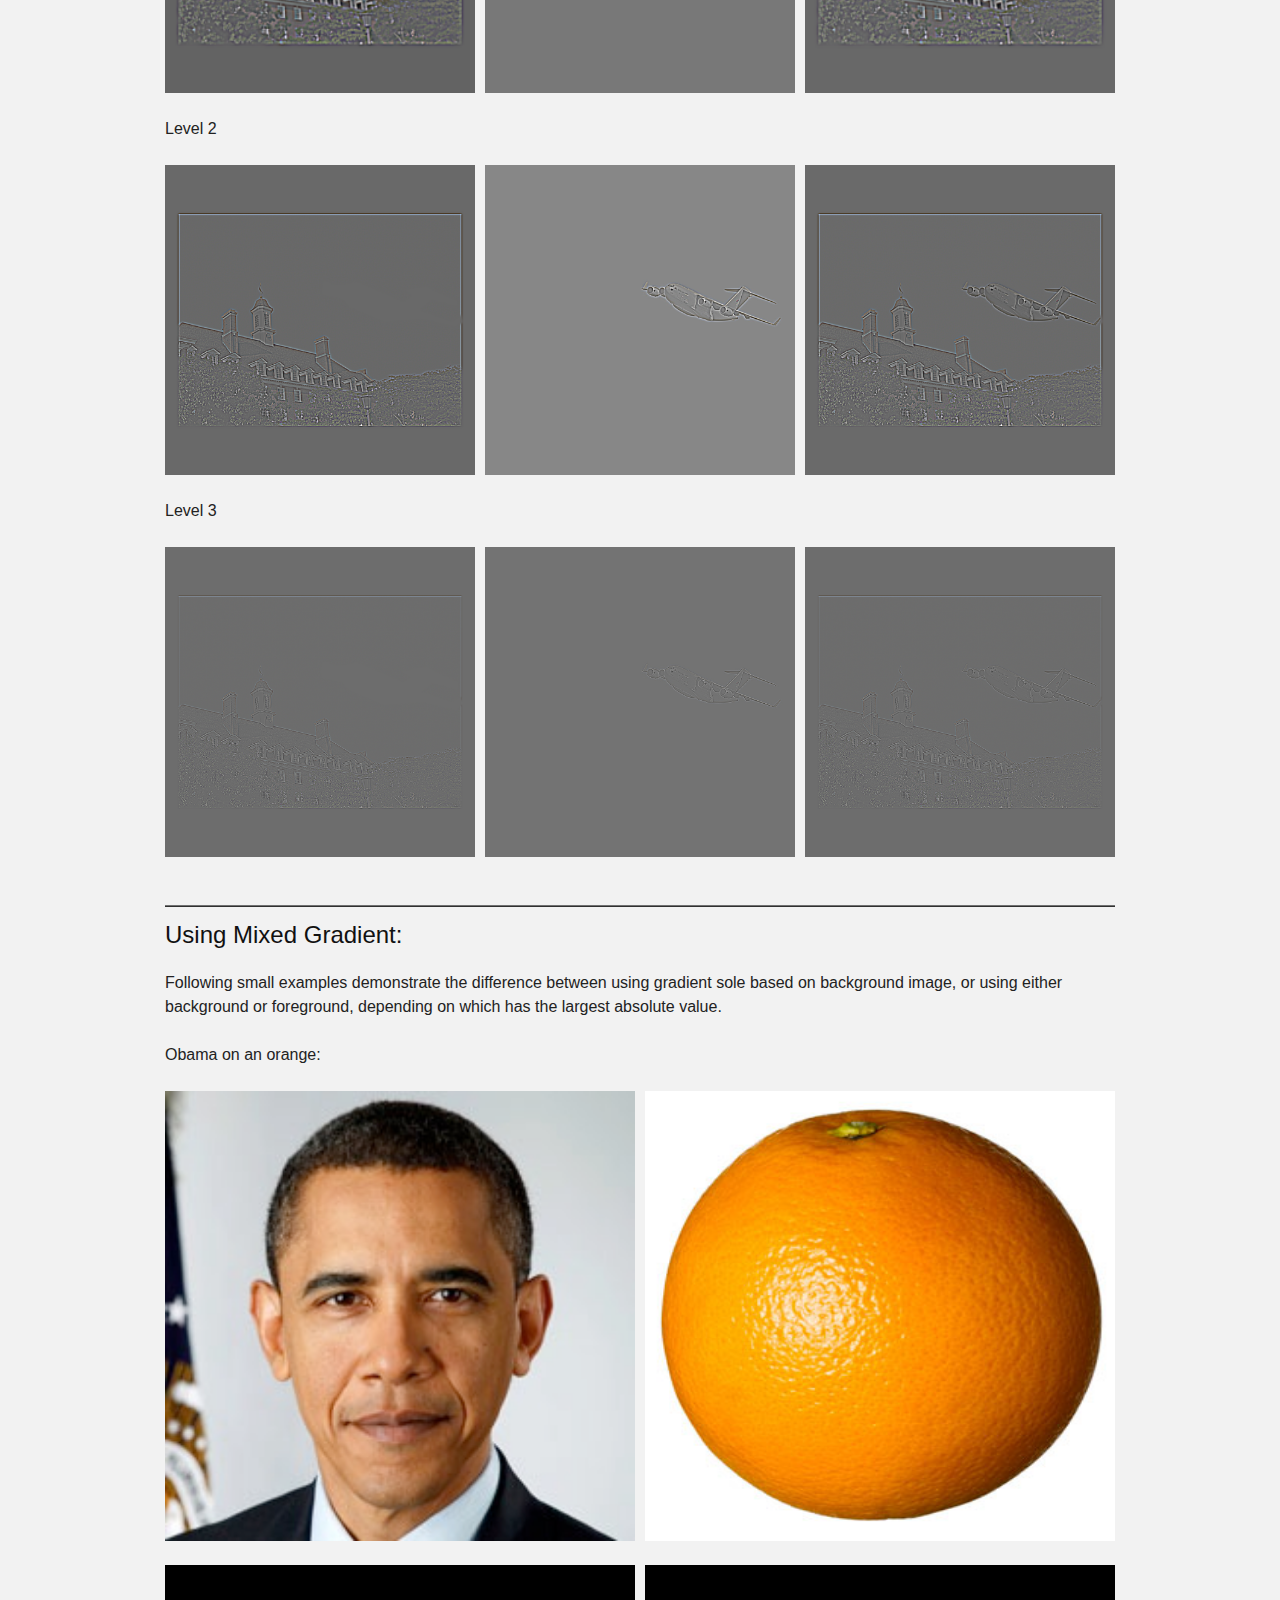
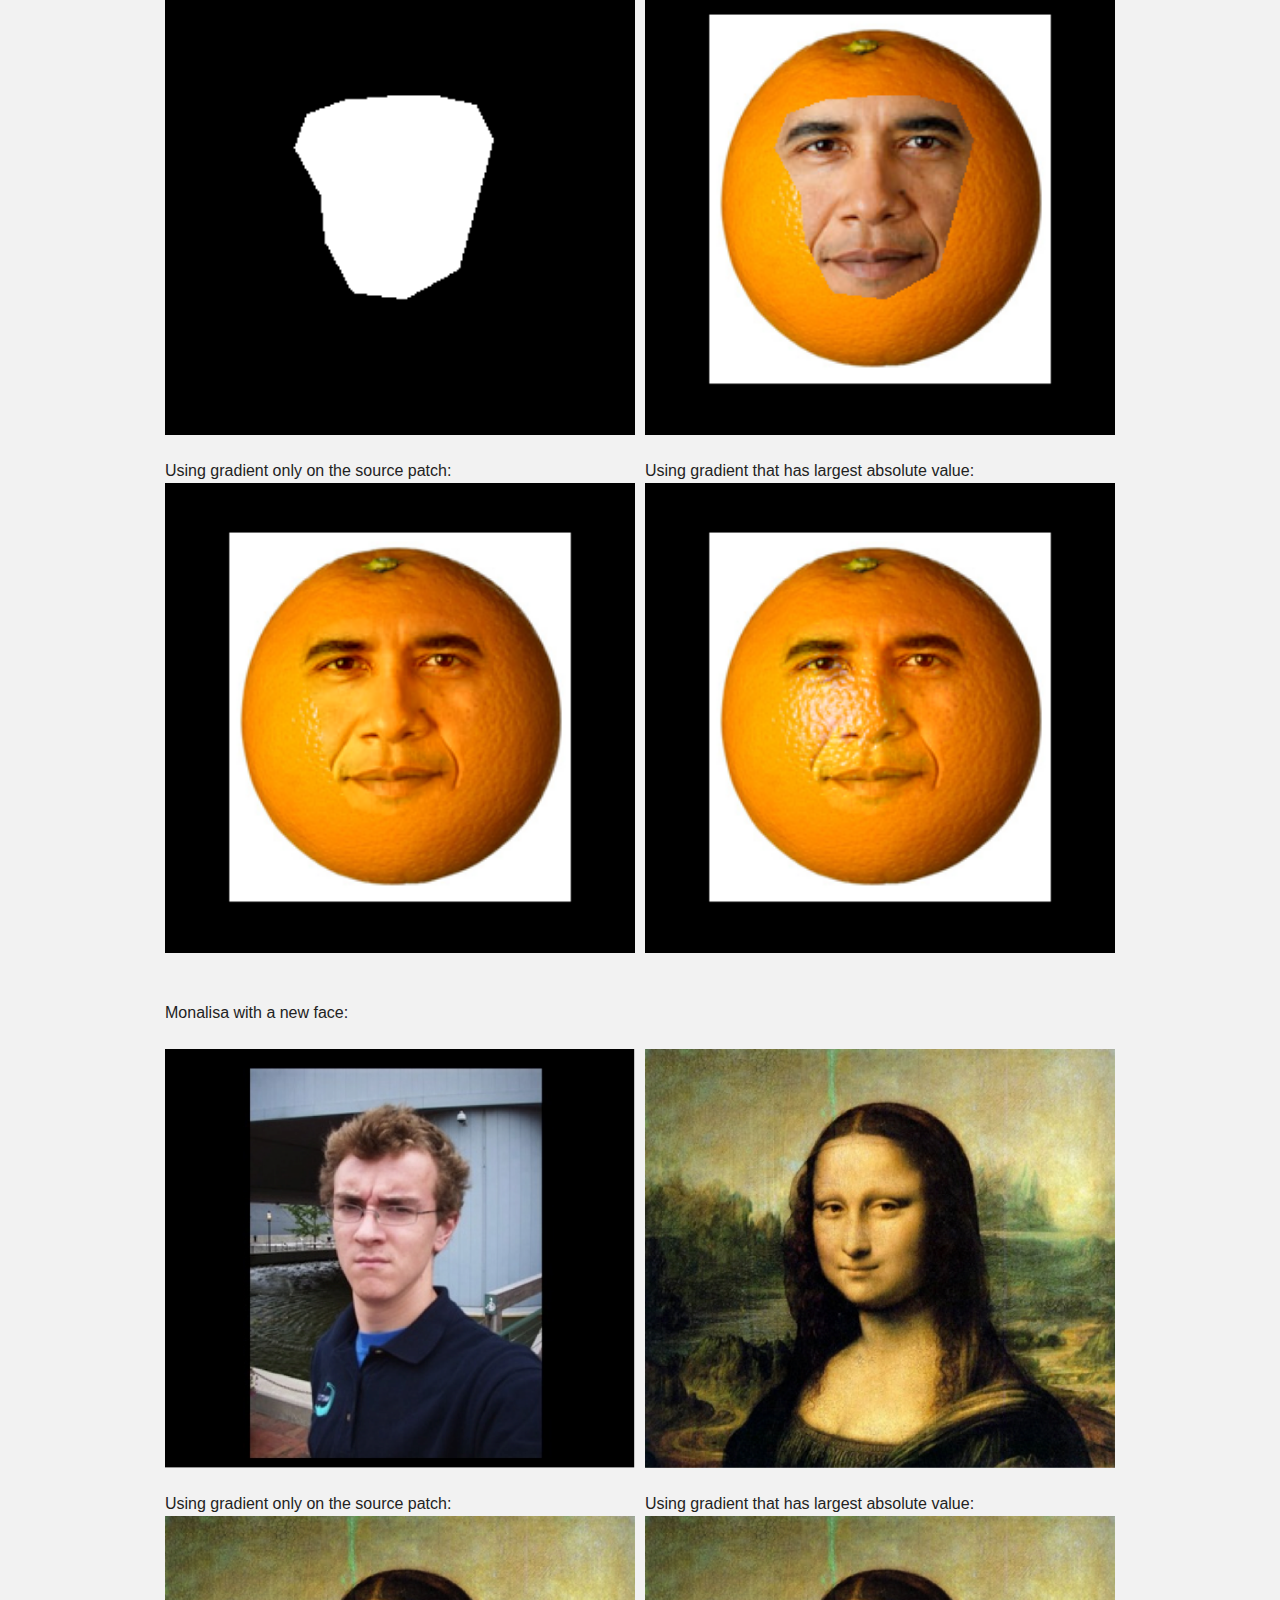
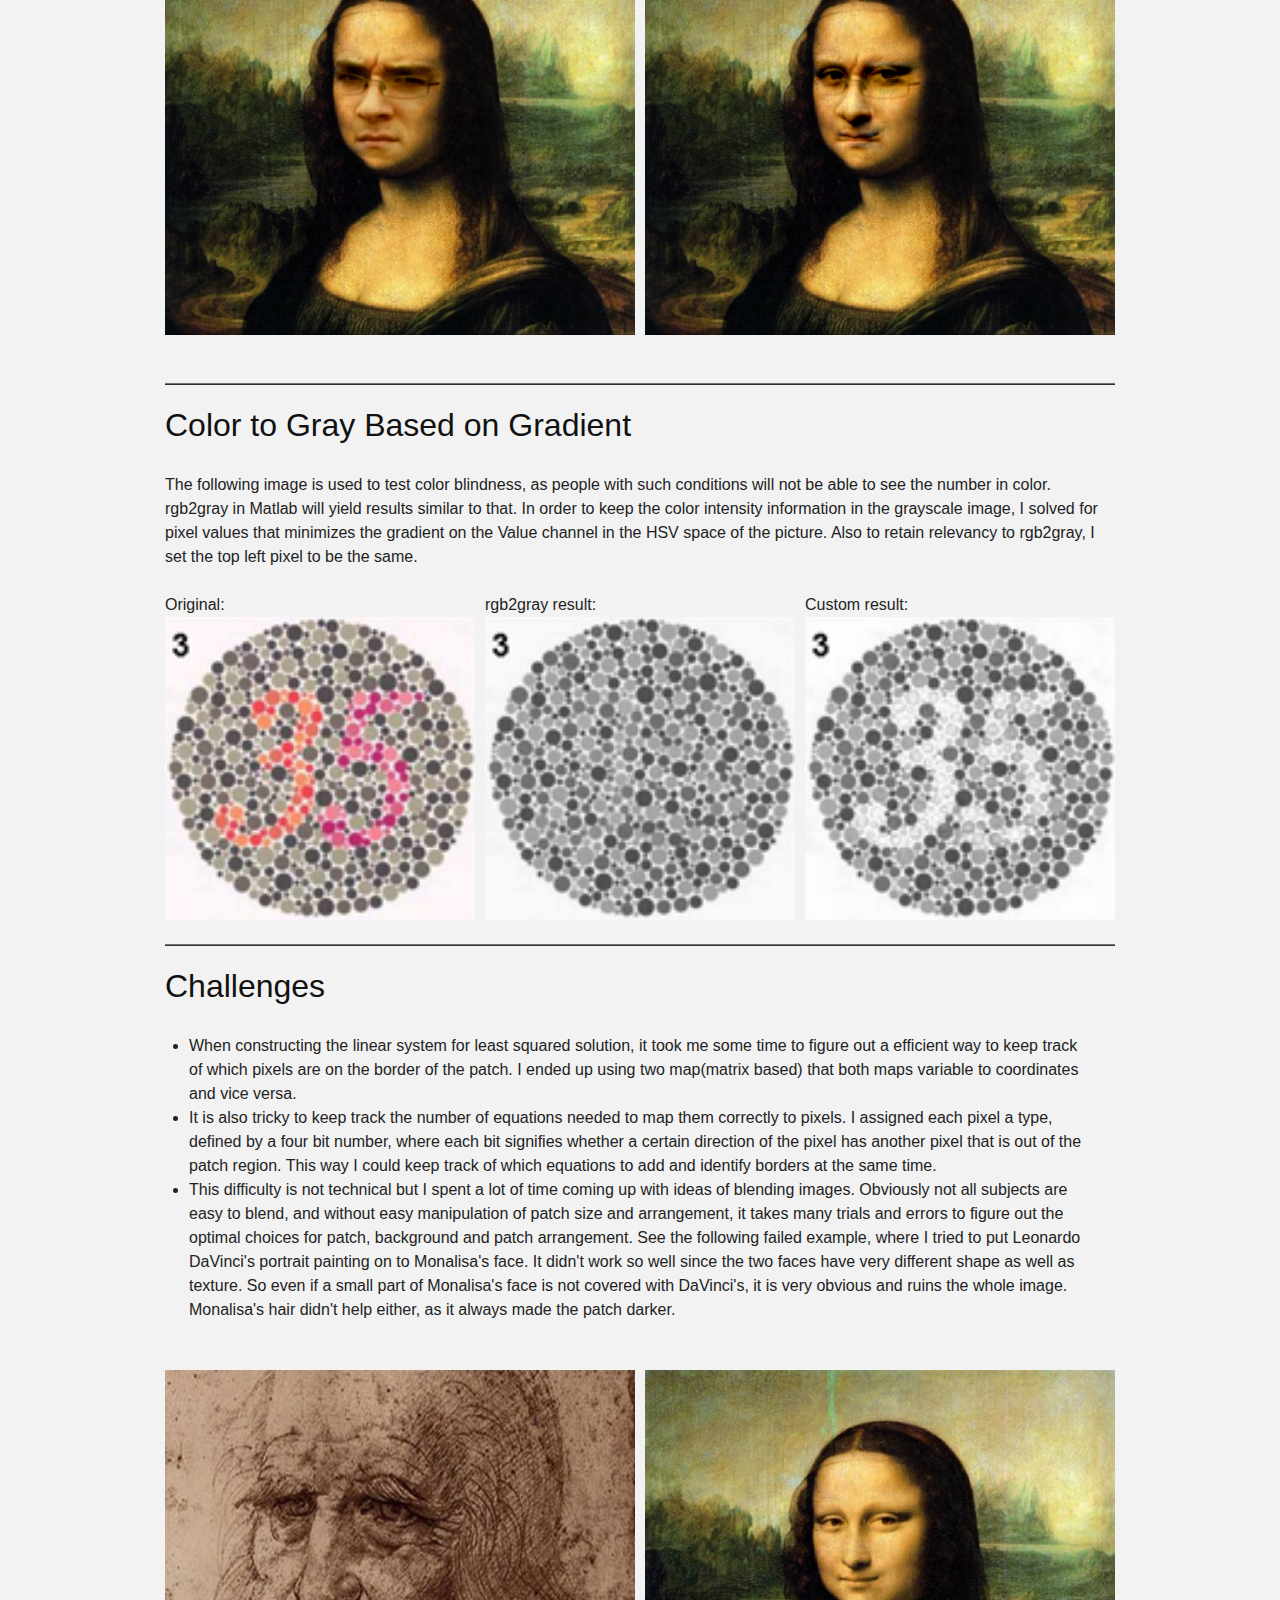
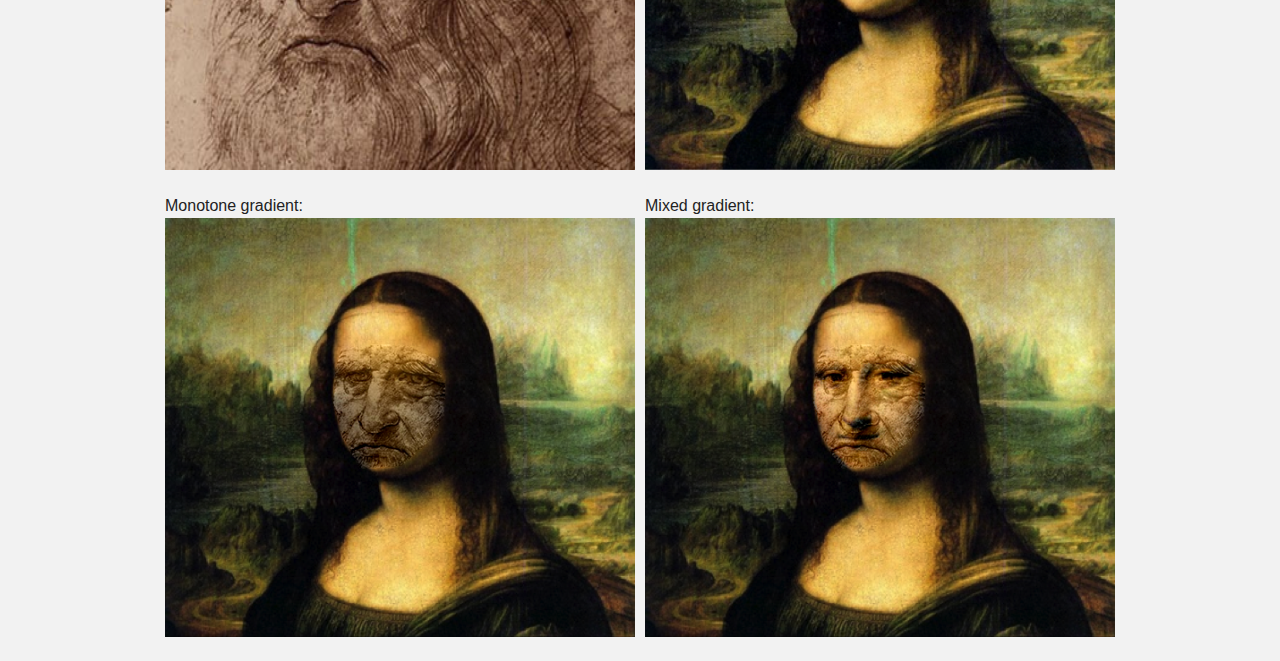
<file: proj3/index.html>
<html>
  <head>
    <title>Project Three</title>
    <link rel="stylesheet" href="../css/blueprint/screen.css" type="text/css" media="screen, projection">
    <link rel="stylesheet" href="../css/blueprint/print.css" type="text/css" media="print">
    
  </head>
  
  <body>
  
  	<div class="container">
  	
  	<div class="line-separator"></div>
  	
  	<h1>Gradient Domain Fusion</h1>
  	
  	<div class="line-separator"></div>
  	
    <h2>
	    Poisson Blending
    </h2>
    
    
    <h3>
	    Principle
    </h3>
    
    <div class="span-24">
    	<p>
    		The following are examples of blending portions of an image into another. The method, Poisson blending, is described in detail by
    		Perez, Gangnet and Blake in this <a href="http://www.cs.brown.edu/courses/csci1950-g/asgn/proj2/resources/PoissonImageEditing.pdf">paper</a>.
    		In a nutshell, it solves for pixel values at each position, minimizing the gradient in horizontal and vertical direction, with respect
    		to the target area and source image. At the edge of the region, instead of minimizing gradient with respect to source, it uses the
    		target instead. This ensures a smooth transition on the borders.
    	</p>
    </div>
    
    <h3>
	    Results
    </h3>
    
    <div class="container append-bottom">
    
    	<p>Fireworks over Chicago</p>	
	    
	    <div class="span-24">
	    	<img class="h" src="images/chicago_fire/chicago_fire_nomix.png" alt="chicago_fire_nomix" width="" height="" />
	    </div>
	    
    </div>
    
    <div class="container append-bottom">
    
    	<p>Source pictures:</p>
	    
	    <div class="span-12">
	    	<img class="h" src="images/chicago_fire/chicagonight.jpg" alt="chicagonight" width="" height="300" />
	    </div>
	    
	    <div class="span-12 last">
	    	<img class='h' src="images/chicago_fire/fireworks.jpg" alt="fireworks" width="" height="300" />
	    </div>
    	
    </div>
    
    <div class="container append-bottom">
    
    	<p>Mask and direct overlay:</p>
	    
	    <div class="span-12">
	    	<img class="h" src="images/chicago_fire/chicago_fire_mask.png" alt="chicago_fire_mask" width="" height="350" />
	    </div>
	    
	    <div class="span-12 last">
	    	<img class="h" src="images/chicago_fire/chicago_fire_add.png" alt="chicago_fire_add" width="" height="350" />
	    </div>
    </div>
    
    <div class="container append-bottom">
	    
	    <div class="span-12">
	    	Mixed gradient:
	    	<img class="h" src="images/chicago_fire/chicago_fire_mix.png" alt="chicago_fire_mask" width="" height="350" />
	    </div>
	    
	    <div class="span-12 last">
	    	Alpha-matting of Laplacian pyramids:
	    	<img class="h" src="images/chicago_fire/chicago_firework_l.png" alt="chicago_fire_add" width="" height="350" />
	    </div>
    </div>
    
    <div class="container append-bottom">
    
    	<p>Four levels of Laplacian and their matted and merged versions at each level:</p>
	    
	    <p>Level 0<p>
	    
	    <div class="span-8">
	    	<img class="h" src="images/chicago_fire/chicago_firework_l/l_b_1.png" alt="l_b_4" width="" height="" />
	    </div>
	    
	    <div class="span-8">
	    	<img class="h" src="images/chicago_fire/chicago_firework_l/l_f_1.png" alt="l_f_4" width="" height="" />
	    </div>
	    
	    <div class="span-8 last append-bottom">
	    	<img class="h" src="images/chicago_fire/chicago_firework_l/m_1.png" alt="l_b_4" width="" height="" />
	    </div>
	    
	    <p>Level 1<p>
	    
	    <div class="span-8">
	    	<img class="h" src="images/chicago_fire/chicago_firework_l/l_b_2.png" alt="l_b_4" width="" height="" />
	    </div>
	    
	    <div class="span-8">
	    	<img class="h" src="images/chicago_fire/chicago_firework_l/l_f_2.png" alt="l_f_4" width="" height="" />
	    </div>
	    
	    <div class="span-8 last append-bottom">
	    	<img class="h" src="images/chicago_fire/chicago_firework_l/m_2.png" alt="l_b_4" width="" height="" />
	    </div>
	    
	    <p>Level 2<p>
	    
	    <div class="span-8">
	    	<img class="h" src="images/chicago_fire/chicago_firework_l/l_b_3.png" alt="l_b_4" width="" height="" />
	    </div>
	    
	    <div class="span-8">
	    	<img class="h" src="images/chicago_fire/chicago_firework_l/l_f_3.png" alt="l_f_4" width="" height="" />
	    </div>
	    
	    <div class="span-8 last append-bottom">
	    	<img class="h" src="images/chicago_fire/chicago_firework_l/m_3.png" alt="l_b_4" width="" height="" />
	    </div>
	    
	    <p>Level 3<p>
	    
	    <div class="span-8">
	    	<img class="h" src="images/chicago_fire/chicago_firework_l/l_b_4.png" alt="l_b_4" width="" height="" />
	    </div>
	    
	    <div class="span-8">
	    	<img class="h" src="images/chicago_fire/chicago_firework_l/l_f_4.png" alt="l_f_4" width="" height="" />
	    </div>
	    
	    <div class="span-8 last append-bottom">
	    	<img class="h" src="images/chicago_fire/chicago_firework_l/m_4.png" alt="l_b_4" width="" height="" />
	    </div>
	    
    </div>
    
    
    
    <div class="container append-bottom">
    
    	<p>C-17 over the Union</p>	
	    
	    <div class="span-24">
	    	<img class="h" src="images/union_plane/union_plane_nomix.png" alt="chicago_fire_nomix" width="" height="600" />
	    </div>
	    
    </div>
    
    <div class="container append-bottom">
    
    	<p>Source pictures:</p>
	    
	    <div class="span-12">
	    	<img class="h" src="images/union_plane/unionsky.jpg" alt="chicagonight" width="" height="300" />
	    </div>
	    
	    <div class="span-12 last">
	    	<img class='h' src="images/union_plane/c17.jpg" alt="fireworks" width="" height="300" />
	    </div>
    	
    </div>
    
    <div class="container append-bottom">
    
    	<p>Mask and direct overlay:</p>
	    
	    <div class="span-12">
	    	<img class="h" src="images/union_plane/union_plane_mask.png" alt="chicago_fire_mask" width="" height="350" />
	    </div>
	    
	    <div class="span-12 last">
	    	<img class="h" src="images/union_plane/union_plane_add.png" alt="chicago_fire_add" width="" height="350" />
	    </div>
    </div>
    
    <div class="container append-bottom">
	    
	    <div class="span-12">
	    	Mixed gradients:
	    	<img class="h" src="images/union_plane/union_plane_mix.png" alt="chicago_fire_mask" width="" height="350" />
	    </div>
	    
	    <div class="span-12 last">
	    	Alpha-matting of Laplacian pyramids:
	    	<img class="h" src="images/union_plane/union_plane_l.png" alt="chicago_fire_add" width="" height="350" />
	    </div>
    </div>
    
    <div class="container append-bottom">
    
    	<p>Four levels of Laplacian and their matted and merged versions at each level:</p>
	    
	    <p>Level 0<p>
	    
	    <div class="span-8">
	    	<img class="h" src="images/union_plane/union_plane_l/l_b_1.png" alt="l_b_4" width="" height="" />
	    </div>
	    
	    <div class="span-8">
	    	<img class="h" src="images/union_plane/union_plane_l/l_f_1.png" alt="l_f_4" width="" height="" />
	    </div>
	    
	    <div class="span-8 last append-bottom">
	    	<img class="h" src="images/union_plane/union_plane_l/m_1.png" alt="l_b_4" width="" height="" />
	    </div>
	    
	    <p>Level 1<p>
	    
	    <div class="span-8">
	    	<img class="h" src="images/union_plane/union_plane_l/l_b_2.png" alt="l_b_4" width="" height="" />
	    </div>
	    
	    <div class="span-8">
	    	<img class="h" src="images/union_plane/union_plane_l/l_f_2.png" alt="l_f_4" width="" height="" />
	    </div>
	    
	    <div class="span-8 last append-bottom">
	    	<img class="h" src="images/union_plane/union_plane_l/m_2.png" alt="l_b_4" width="" height="" />
	    </div>
	    
	    <p>Level 2<p>
	    
	    <div class="span-8">
	    	<img class="h" src="images/union_plane/union_plane_l/l_b_3.png" alt="l_b_4" width="" height="" />
	    </div>
	    
	    <div class="span-8">
	    	<img class="h" src="images/union_plane/union_plane_l/l_f_3.png" alt="l_f_4" width="" height="" />
	    </div>
	    
	    <div class="span-8 last append-bottom">
	    	<img class="h" src="images/union_plane/union_plane_l/m_3.png" alt="l_b_4" width="" height="" />
	    </div>
	    
	    <p>Level 3<p>
	    
	    <div class="span-8">
	    	<img class="h" src="images/union_plane/union_plane_l/l_b_4.png" alt="l_b_4" width="" height="" />
	    </div>
	    
	    <div class="span-8">
	    	<img class="h" src="images/union_plane/union_plane_l/l_f_4.png" alt="l_f_4" width="" height="" />
	    </div>
	    
	    <div class="span-8 last append-bottom">
	    	<img class="h" src="images/union_plane/union_plane_l/m_4.png" alt="l_b_4" width="" height="" />
	    </div>
	    
    </div>
	    
    
    <div class="line-separator"></div>
    
    <h3>
	    Using Mixed Gradient:
    </h3>
    
    <div class="span-24">
    	<p>
    		Following small examples demonstrate the difference between using gradient sole based on background image,
    		or using either background or foreground, depending on which has the largest absolute value.
    	</p>
    </div>
    
    <div class="container append-bottom">
    
    	<p>Obama on an orange:</p>
    	
    	<div class="span-12">
    		<img class="h" src="images/orange_obama/obama.jpg" alt="obama" width="" height="450" />
    	</div>
    	
    	<div class="span-12 last append-bottom">
    		<img class="h" src="images/orange_obama/orange2.png" alt="orange2" width="" height="450" />
    	</div>
    	
    	<div class="span-12">
    		<img class="h" src="images/orange_obama/orange_obama_mask.png" alt="obama" width="" height="" />
    	</div>
    	
    	<div class="span-12 last append-bottom">
    		<img class="h" src="images/orange_obama/orange_obama_add.png" alt="orange2" width="" height="" />
    	</div>
    	
    	<div class="span-12">
    		Using gradient only on the source patch:
    		<img class="h" src="images/orange_obama/orange_obama_nomix.png" alt="obama" width="" height="" />
    	</div>
    	
    	<div class="span-12 last append-bottom">
    		Using gradient that has largest absolute value:
    		<img class="h" src="images/orange_obama/orange_obama_mix.png" alt="orange2" width="" height="" />
    	</div>
    
    </div>
    
    <div class="container append-bottom">
    
    	<p>Monalisa with a new face:</p>
    	
    	<div class="span-12">
    		<img class="h" src="images/monalisa_face/face.png" alt="obama" width="" height="" />
    	</div>
    	
    	<div class="span-12 last append-bottom">
    		<img class="h" src="images/monalisa_face/monalisa.png" alt="orange2" width="" height="" />
    	</div>
    	
    	<div class="span-12">
    		Using gradient only on the source patch:
    		<img class="h" src="images/monalisa_face/monalisa_face_nomix.png" alt="obama" width="" height="" />
    	</div>
    	
    	<div class="span-12 last append-bottom">
    		Using gradient that has largest absolute value:
    		<img class="h" src="images/monalisa_face/monalisa_face_mix.png" alt="orange2" width="" height="" />
    	</div>
    
    </div>
    
    <div class="line-separator"></div>
    
    <h2>Color to Gray Based on Gradient</h2>
    
    <p>
    	The following image is used to test color blindness, as people with such conditions will not be able to see
    	the number in color. rgb2gray in Matlab will yield results similar to that. In order to keep the color intensity
    	information in the grayscale image, I solved for pixel values that minimizes the gradient on the Value channel
    	in the HSV space of the picture. Also to retain relevancy to rgb2gray, I set the top left pixel to be the same.
    </p>
    
    <div class="container append-bottom">
    
	    <div class="span-8">
	    	Original:
	    	<img class="h" src="images/others/colorTest.png" alt="colorTest" width="" height="" />
	    </div>
	    
	    <div class="span-8">
	    	rgb2gray result:
	    	<img class="h" src="images/others/rgb2gray.png" alt="colorTest" width="" height="" />
	    </div>
	    
		<div class="span-8 last">
			Custom result:
	    	<img class="h" src="images/others/rgbTogray.png" alt="rgbTogray" width="" height="" />
	    </div>    
    
    </div>
    
    <div class="line-separator"></div>
    
    <h2>Challenges</h2> 
    
    <div class="container append-bottom">
   	<ul> 
	    <li>
		    When constructing the linear system for least squared solution, it took me some time to figure out a efficient way
		    to keep track of which pixels are on the border of the patch. I ended up using two map(matrix based) that both
		    maps variable to coordinates and vice versa.
	    </li>
	    
	    <li>
		    It is also tricky to keep track the number of equations needed to map them correctly to pixels. I assigned each pixel
		    a type, defined by a four bit number, where each bit signifies whether a certain direction of the pixel has another
		    pixel that is out of the patch region. This way I could keep track of which equations to add and identify borders at
		    the same time.
	    </li>
	    
	    <li>
		    This difficulty is not technical but I spent a lot of time coming up with ideas of blending images. Obviously not all
		    subjects are easy to blend, and without easy manipulation of patch size and arrangement, it takes many trials and errors
		    to figure out the optimal choices for patch, background and patch arrangement. See the following failed example, where
		    I tried to put Leonardo DaVinci's portrait painting on to Monalisa's face. It didn't work so well since the two faces
		    have very different shape as well as texture. So even if a small part of Monalisa's face is not covered with DaVinci's,
		    it is very obvious and ruins the whole image. Monalisa's hair didn't help either, as it always made the patch darker.
	    </li>
    <ul>
    </div>
    
    <div class="container append-bottom">
    	<div class="span-12">
	    	<img class="h" src="images/monalisa_davinci/davinci.jpg" alt="davinci" width="" height="400" />
	    </div>
	    
	    <div class="span-12 last append-bottom">
	    	<img class="h" src="images/monalisa_davinci/monalisa.png" alt="monalisa" width="" height="400" />
	    </div>
	    
	    <div class="span-12">
	    	Monotone gradient:
	    	<img class="h" src="images/monalisa_davinci/monalisa_davinci_nomix.png" alt="davinci" width="" height="" />
	    </div>
	    
	    <div class="span-12 last">
	    	Mixed gradient:
	    	<img class="h" src="images/monalisa_davinci/monalisa_davinci_mix.png" alt="davinci" width="" height="" />
	    </div>
    </div>
    
  	</div>
  	
  </body>

</html>
</file>
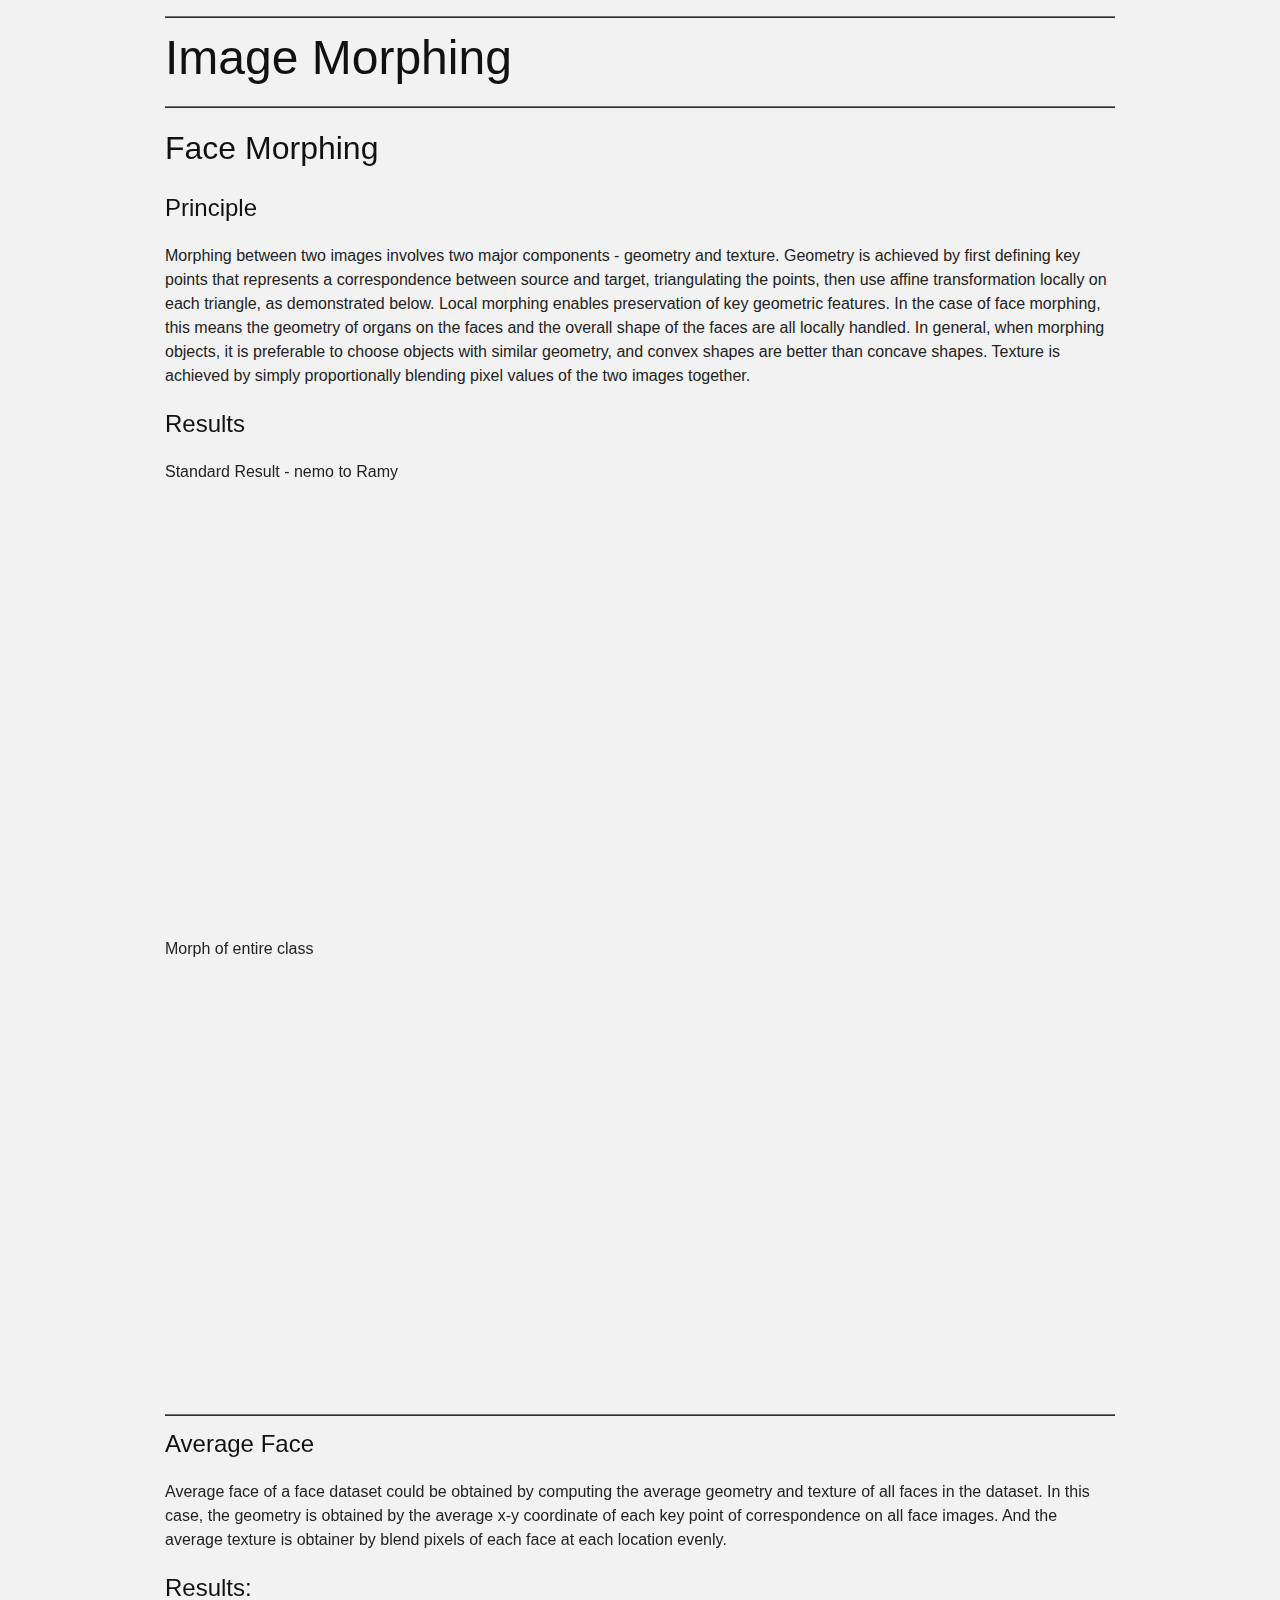
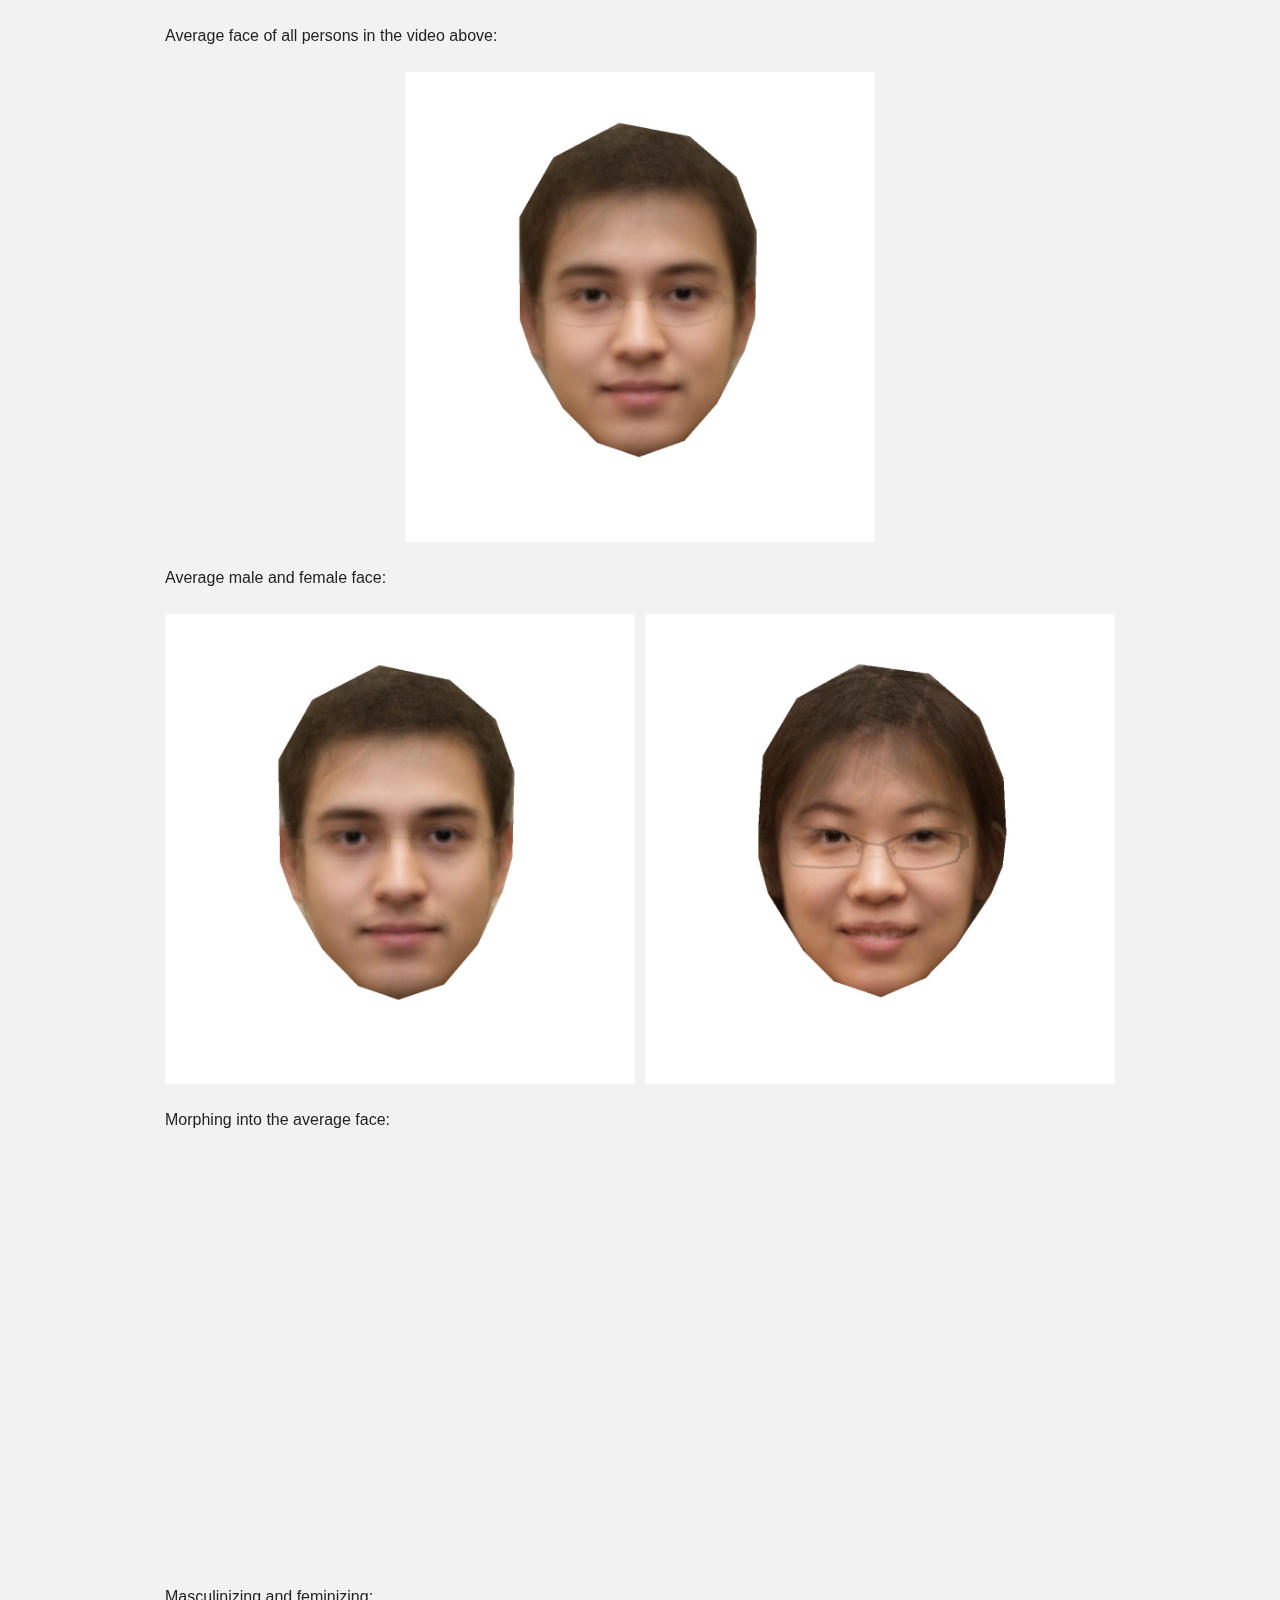
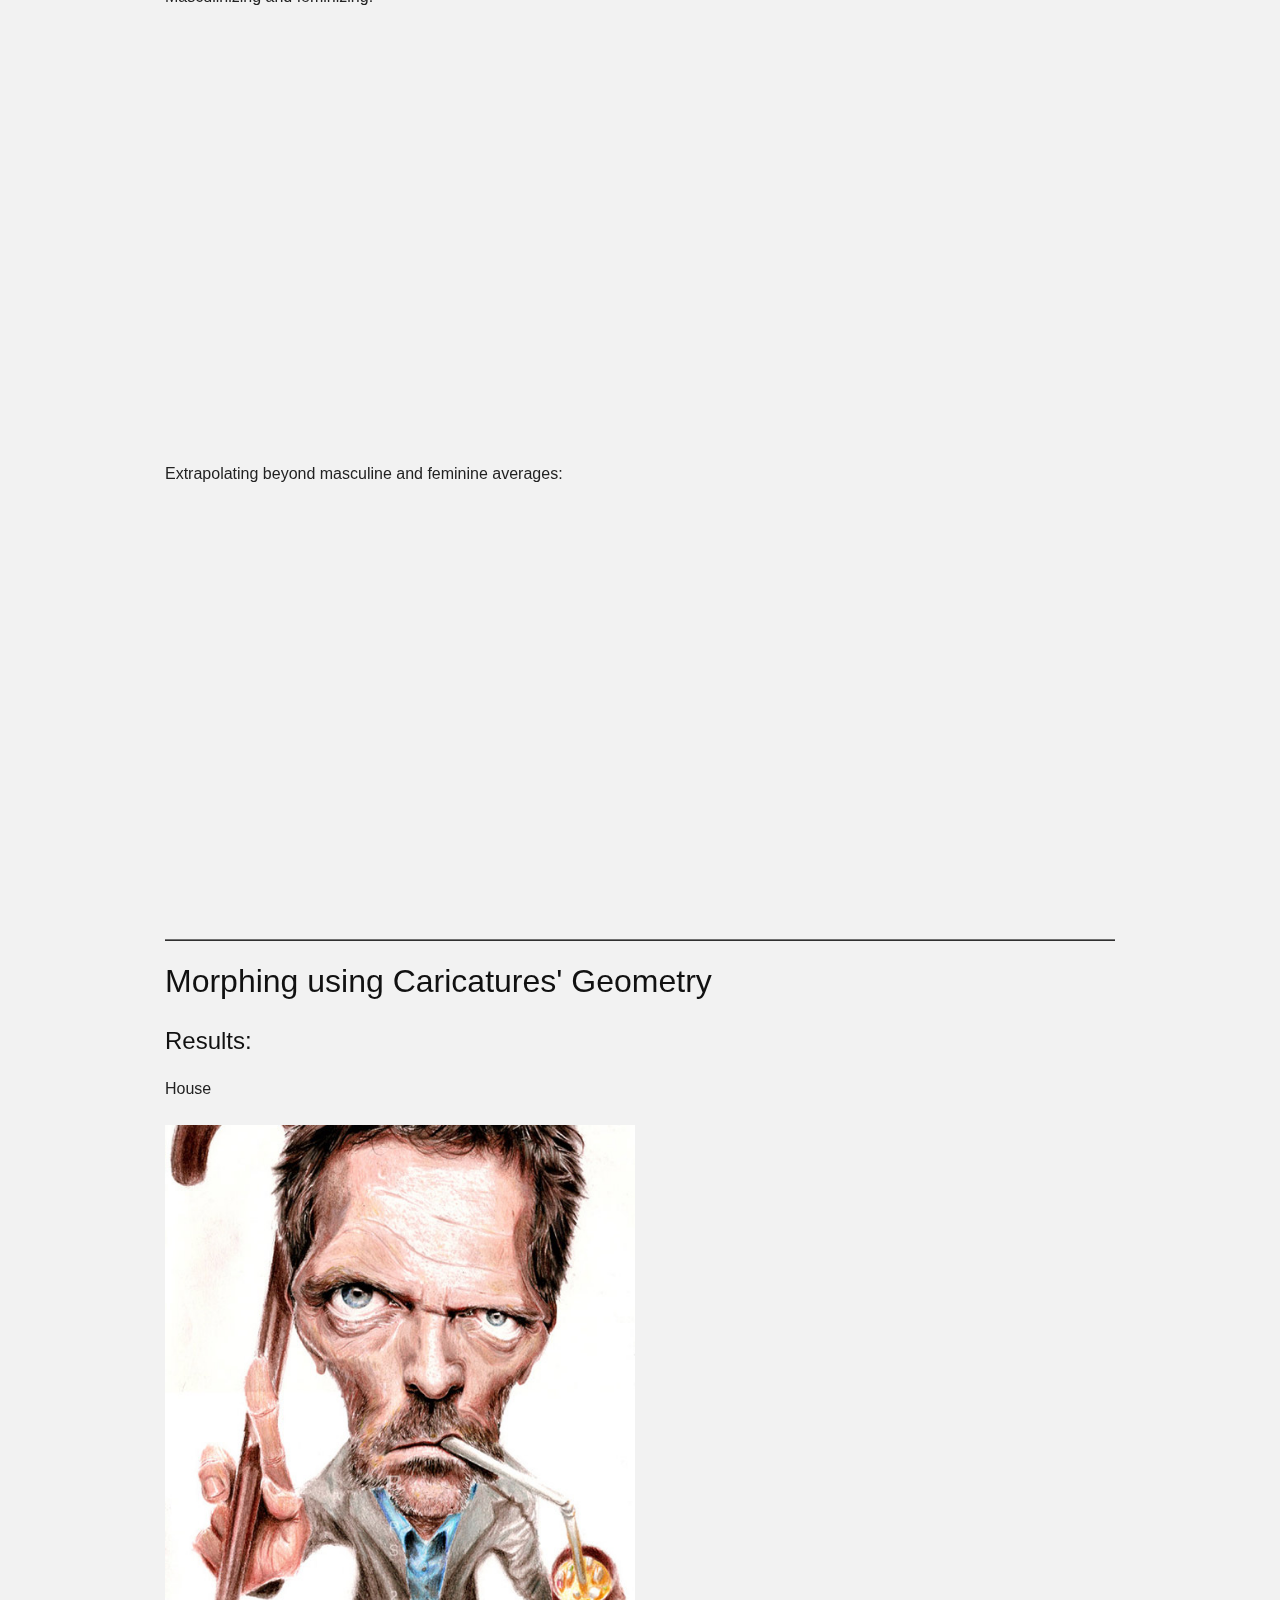
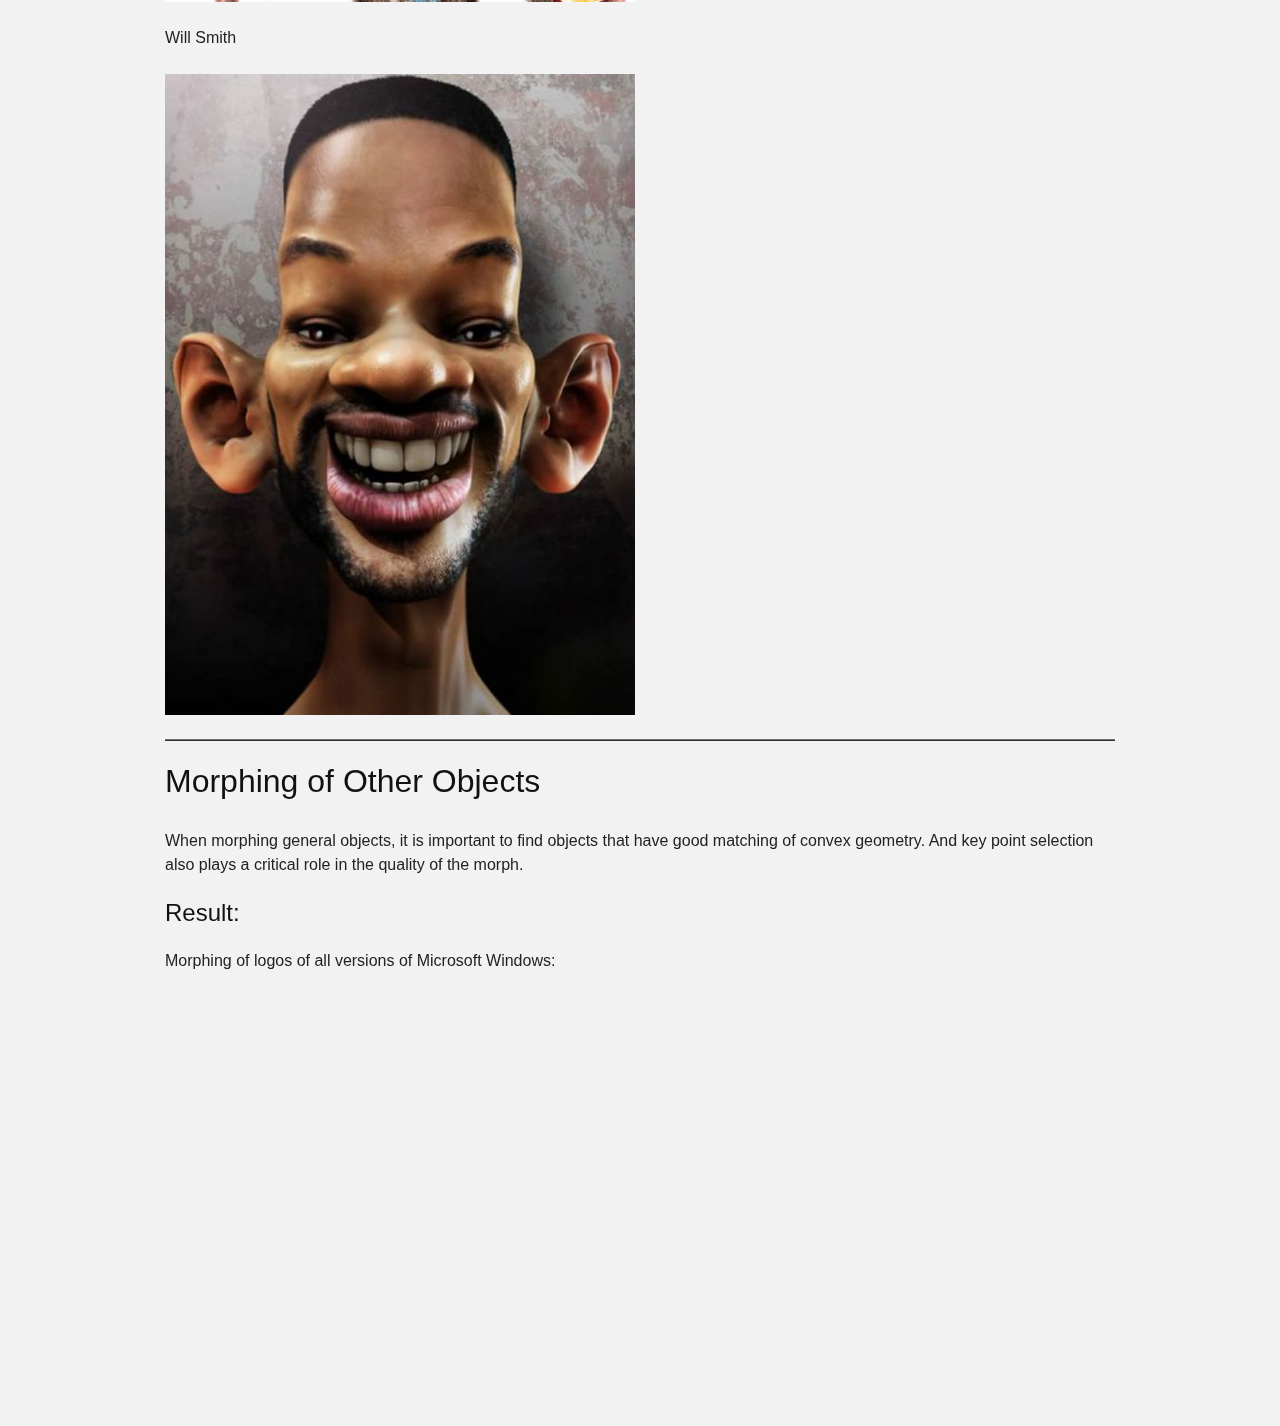
<file: proj4/index.html>
<html>
  <head>
    <title>Project Four</title>
    <link rel="stylesheet" href="../css/blueprint/screen.css" type="text/css" media="screen, projection">
    <link rel="stylesheet" href="../css/blueprint/print.css" type="text/css" media="print">
    
  </head>
  
  <body>
  
  	<div class="container">
  	
  	<div class="line-separator"></div>
  	
  	<h1>Image Morphing</h1>
  	
  	<div class="line-separator"></div>
  	
    <h2>
	    Face Morphing
    </h2>
    
    
    <h3>
	    Principle
    </h3>
    
    <div class="span-24">
    	<p>
    		Morphing between two images involves two major components - geometry and texture. Geometry is achieved by 
    		first defining key points that represents a correspondence between source and target, triangulating the
    		points, then use affine transformation locally on each triangle, as demonstrated below. Local morphing
    		enables preservation of key geometric features. In the case of face morphing, this means the geometry
    		of organs on the faces and the overall shape of the faces are all locally handled. In general, when morphing
    		objects, it is preferable to choose objects with similar geometry, and convex shapes are better than concave
    		shapes. Texture is achieved by simply proportionally blending pixel values of the two images together. 
    	</p>
    </div>
    
    <h3>
	    Results
    </h3>
    
    <div class="container append-bottom">
    
    	<p>Standard Result - nemo to Ramy</p>
	    
	    <div class="span-12">
	    	<iframe class="h" height='45%' src="http://www.youtube.com/embed/RsHV1cz6K94" frameborder="0" allowfullscreen></iframe> 
	    </div>
	    
	    <div class="span-12 last">
	    	<iframe class="h" height='45%' src="http://www.youtube.com/embed/1kJsE-MD-s8" frameborder="0" allowfullscreen></iframe> 
	    </div>
	    
    </div>
    
    <div class="container append-bottom">
    
    	<p> Morph of entire class </p>
    	
    	<div class="span-6">
    		<p></p>
    	</div>
    	
    	<div class="span-12">
	    	<iframe class="h" height='45%' src="http://www.youtube.com/embed/XiQyEOGS41o" frameborder="0" allowfullscreen></iframe> 
	    </div>
    	
    	<div class="span-6 last">
    		<p></p>
    	</div>
    	
    </div>
	
	
	
    <div class="line-separator"></div>
    
    
    
    <h3>
	    Average Face
    </h3>
    
    <div class="span-24">
    	<p>
    		Average face of a face dataset could be obtained by computing the average geometry and texture of all faces in the dataset.
    		In this case, the geometry is obtained by the average x-y coordinate of each key point of correspondence on all face images.
    		And the average texture is obtainer by blend pixels of each face at each location evenly. 
    	</p>
    </div>

    <h3>Results:</h3>
    
    <div class="container append-bottom">
    	<p>Average face of all persons in the video above:</p>
    	
    	<div class="span-6">
    		<p></p>
    	</div>
    	
    	<div class="span-12">
    		<img class="h" src="data/img/meanFace.jpg" alt="meanFace" width="" height="" />
    	</div>
    	
    	<div class="span-6 last">
    		<p></p>
    	</div>
    	
    </div>
    
    <div class="container append-bottom">
    	<p>Average male and female face:</p>

    	<div class="span-12">
    		<img class="h" src="data/img/meanFace_m.jpg" alt="meanFace" width="" height="" />
    	</div>
    	
    	<div class="span-12 last">
    		<img class="h" src="data/img/meanFace_f.jpg" alt="meanFace" width="" height="" />
    	</div>
    </div>
    
    <div class="container append-bottom">
	    
	    <p>Morphing into the average face:</p>
	    
	    <div class="span-12">
	    	<iframe class="h" height='45%' src="http://www.youtube.com/embed/Imvab7aYups" frameborder="0" allowfullscreen></iframe> 
	    </div>
	    
	    <div class="span-12 last">
	    	<iframe class="h" height='45%' src="http://www.youtube.com/embed/QyfFcdKtkx0" frameborder="0" allowfullscreen></iframe> 
	    </div>
	    
    </div>
    
    <div class="container append-bottom">
	    
	    <p>Masculinizing and feminizing:</p>
	    
	    <div class="span-12">
	    	<iframe class="h" height='45%' src="http://www.youtube.com/embed/Xm3JniPtTxg" frameborder="0" allowfullscreen></iframe> 
	    </div>
	    
	    <div class="span-12 last">
	    	<iframe class="h" height='45%' src="http://www.youtube.com/embed/xwOwfHS5d2A" frameborder="0" allowfullscreen></iframe> 
	    </div>
	    
    </div>
    
    <div class="container append-bottom">
	    
	    <p>Extrapolating beyond masculine and feminine averages: </p>
	    
	    <div class="span-12">
	    	<iframe class="h" height='45%' src="http://www.youtube.com/embed/x65IW_gC2jI" frameborder="0" allowfullscreen></iframe> 
	    </div>
	    
	    <div class="span-12 last">
	    	<iframe class="h" height='45%' src="http://www.youtube.com/embed/oROal63QTOk" frameborder="0" allowfullscreen></iframe> 
	    </div>
	    
    </div>
    
    
    <div class="line-separator"></div>
    
    <h2>Morphing using Caricatures' Geometry</h2>
    
    <h3>
	    Results:
    </h3>
    
    <div class="container append-bottom">
    	<p>House</p>
    	
    	<div class="span-12">
    		<img class="h" src="data/img/house.jpg" alt="house" width="" height="" />
    	</div>
    	
    	<div class="span-12 last">
	    	<iframe class="h" height='45%' src="http://www.youtube.com/embed/y3qxmarQLgU" frameborder="0" allowfullscreen></iframe> 
	    </div>
    	
    </div>
    
    <div class="container append-bottom">
    	<p>Will Smith</p>
    	
    	<div class="span-12">
    		<img class="h" src="data/img/smith.jpg" alt="house" width="" height="" />
    	</div>
    	
    	<div class="span-12 last">
	    	<iframe class="h" height='45%' src="http://www.youtube.com/embed/uOGjU1i-AL0" frameborder="0" allowfullscreen></iframe> 
	    </div>
    	
    </div>
    
    
    
    <div class="line-separator"></div>
    
    
    
    <h2>Morphing of Other Objects</h2>

    <p>
    	When morphing general objects, it is important to find objects that have good matching of convex geometry. And key point
	    selection also plays a critical role in the quality of the morph. 
    </p>
    
    <h3>
    	Result:
    </h3>
    
    <div class="container append-bottom">
	    
	    <p>Morphing of logos of all versions of Microsoft Windows: </p>
	    
	    <div class="span-6">
		    <p></p>
	    </div>
	    
	    <div class="span-12 last">
	    	<iframe class="h" height='45%' src="http://www.youtube.com/embed/Na6G2RhMFP4" frameborder="0" allowfullscreen></iframe> 
	    </div>
	    
	    <div class="span-6">
	    	<p></p>
	    </div>
	    
    </div>
    
    
  	</div>
  </body>
</html>
</file>
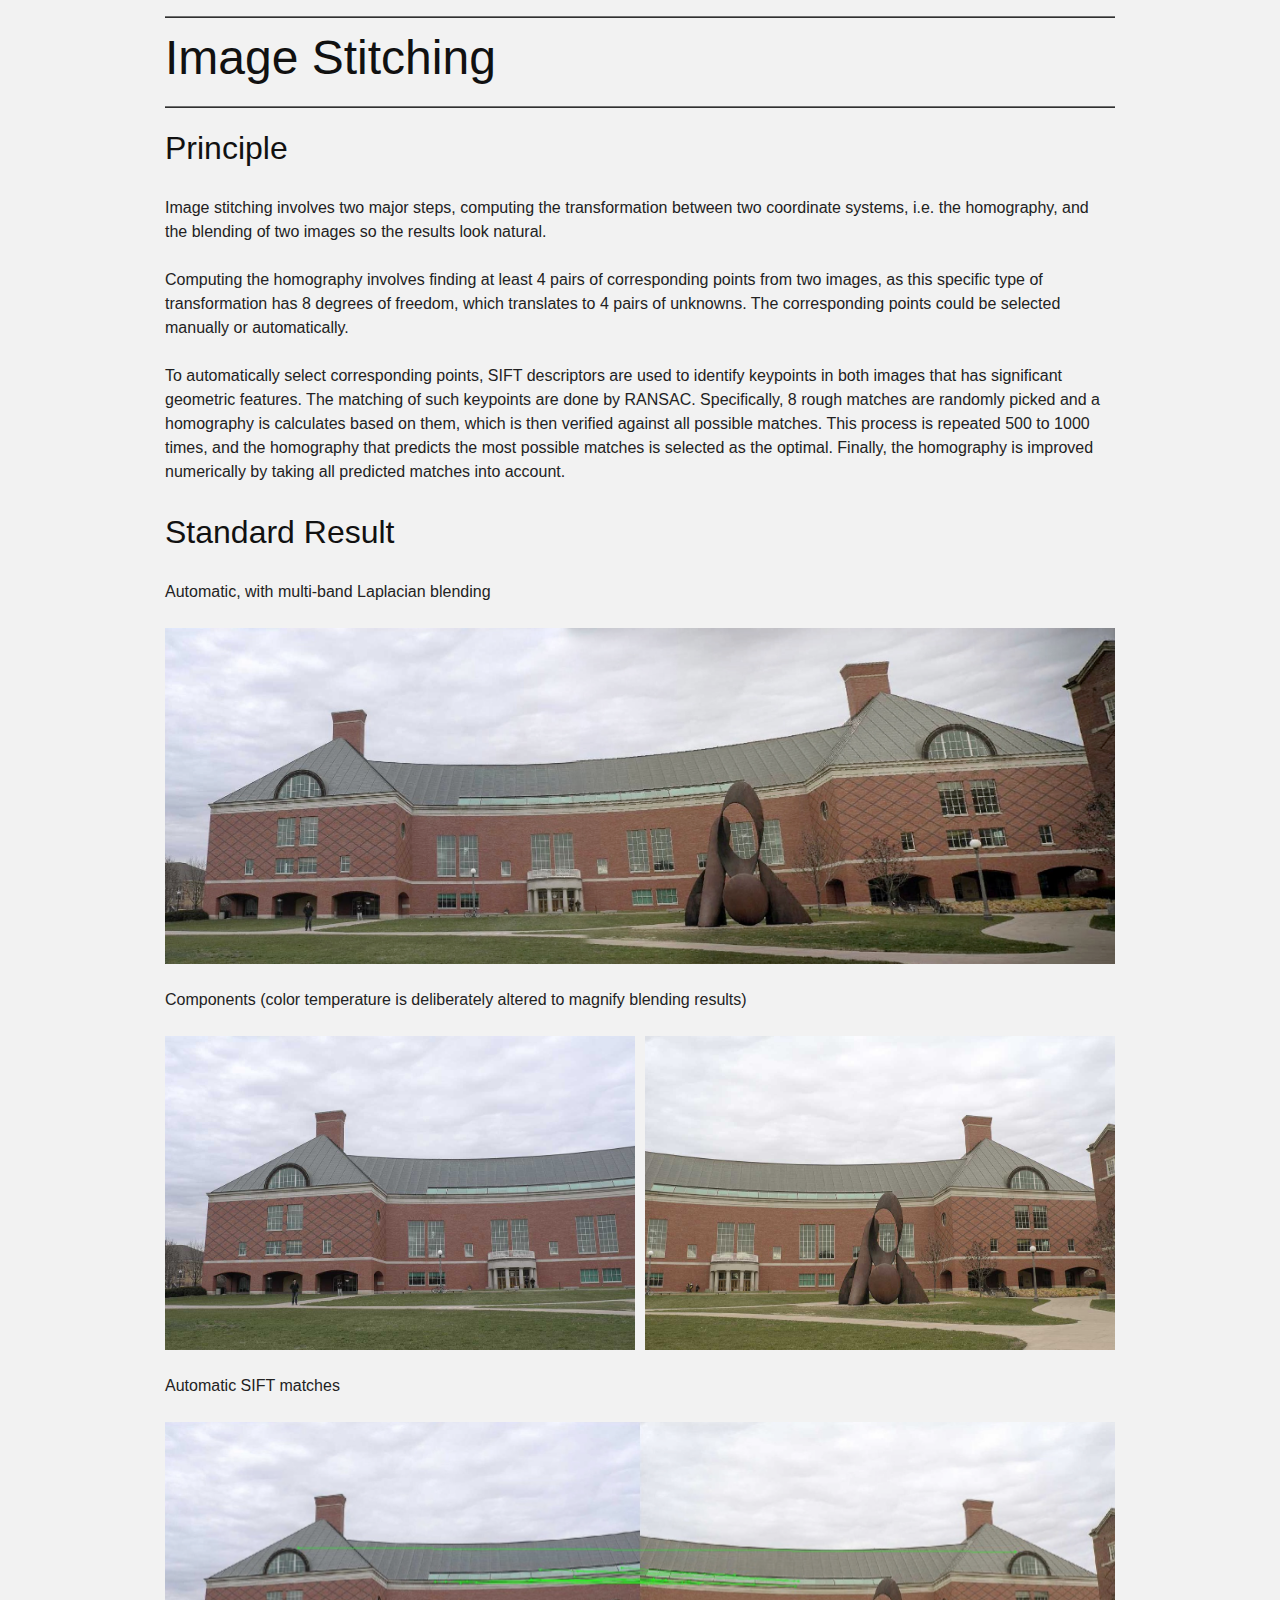
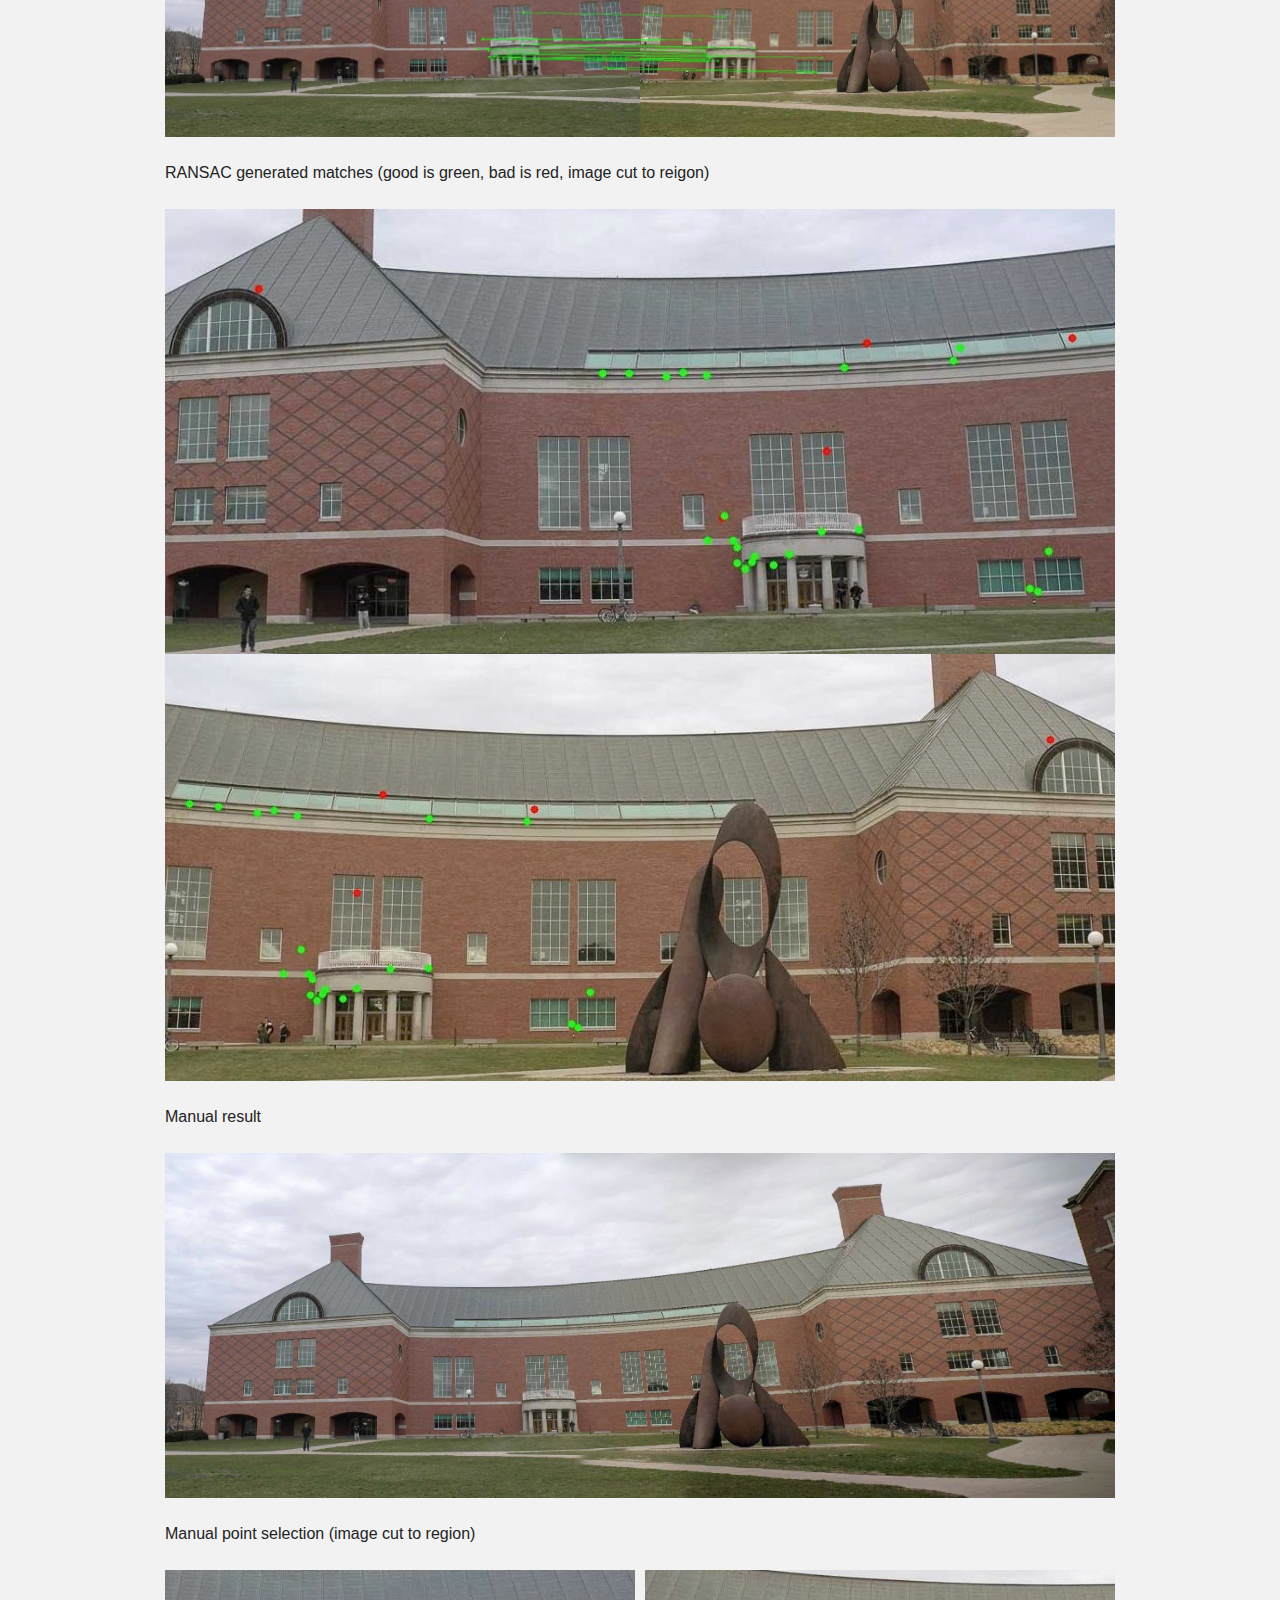
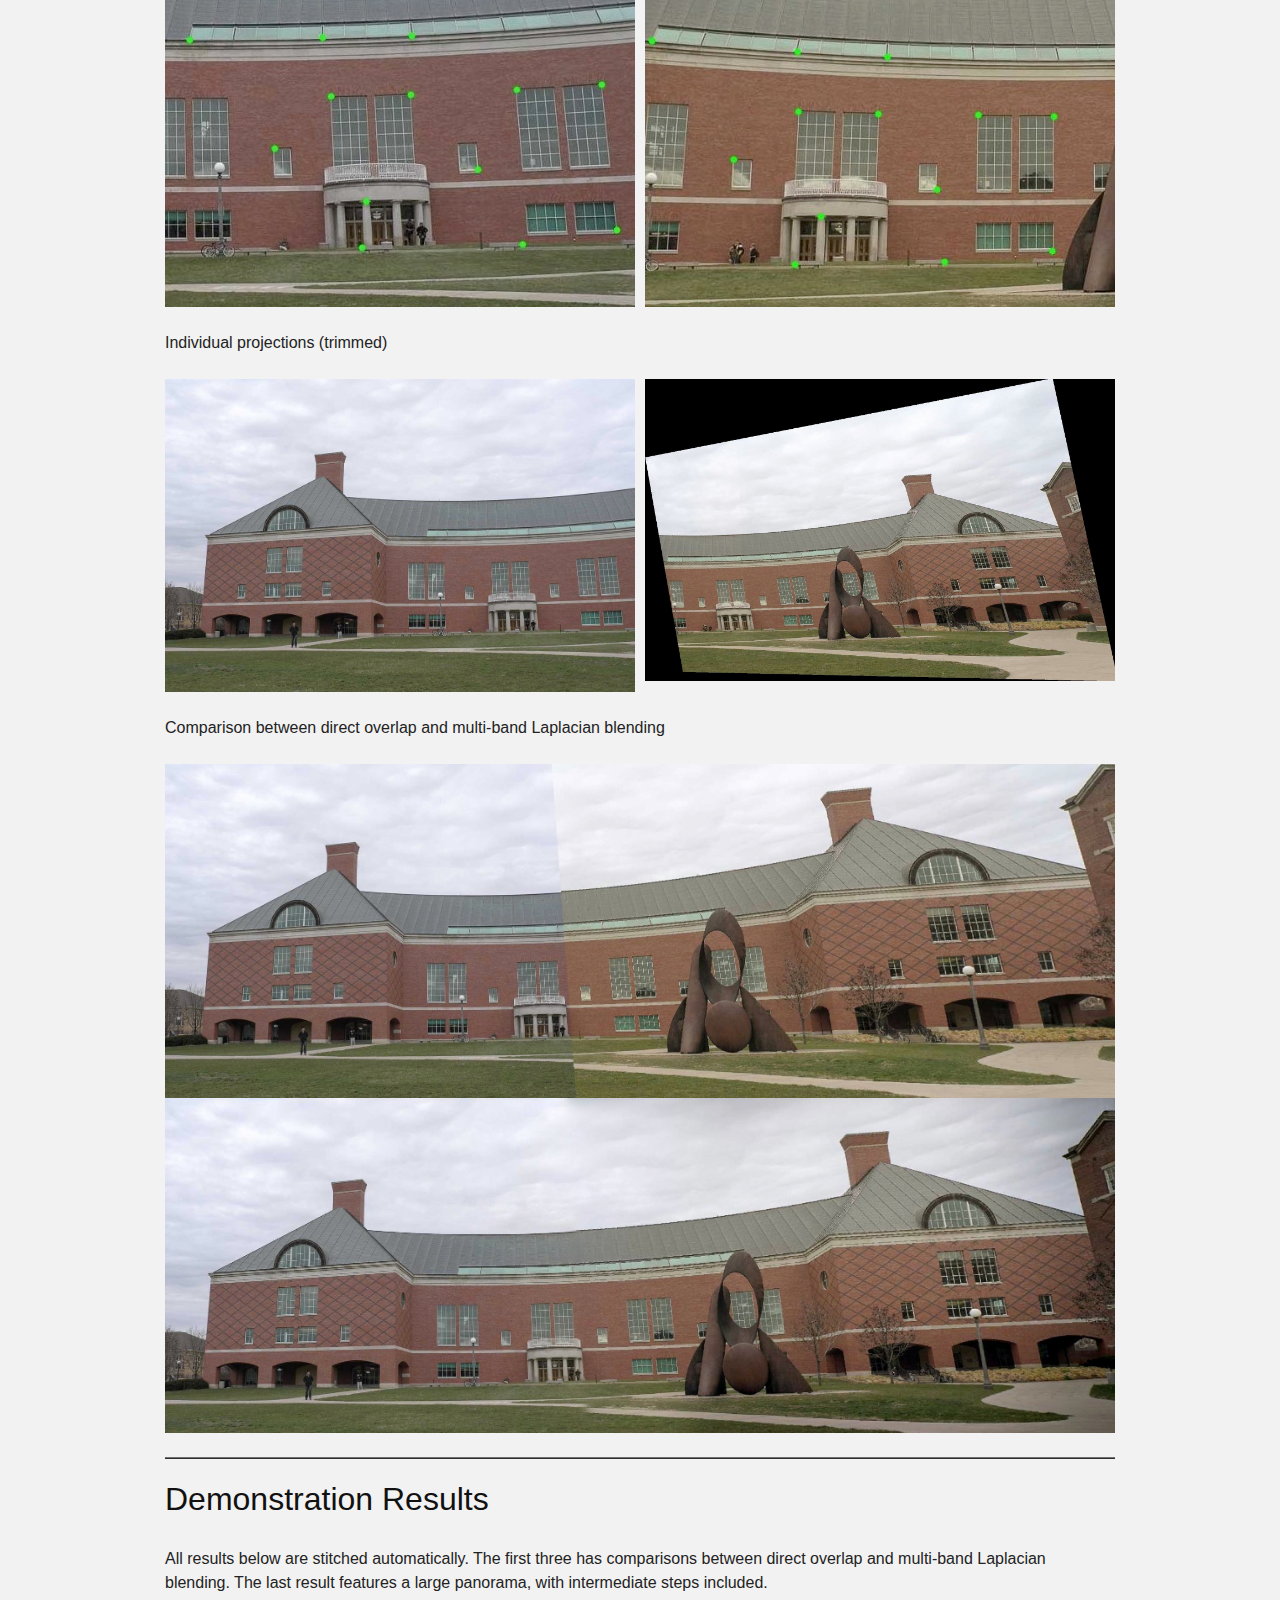
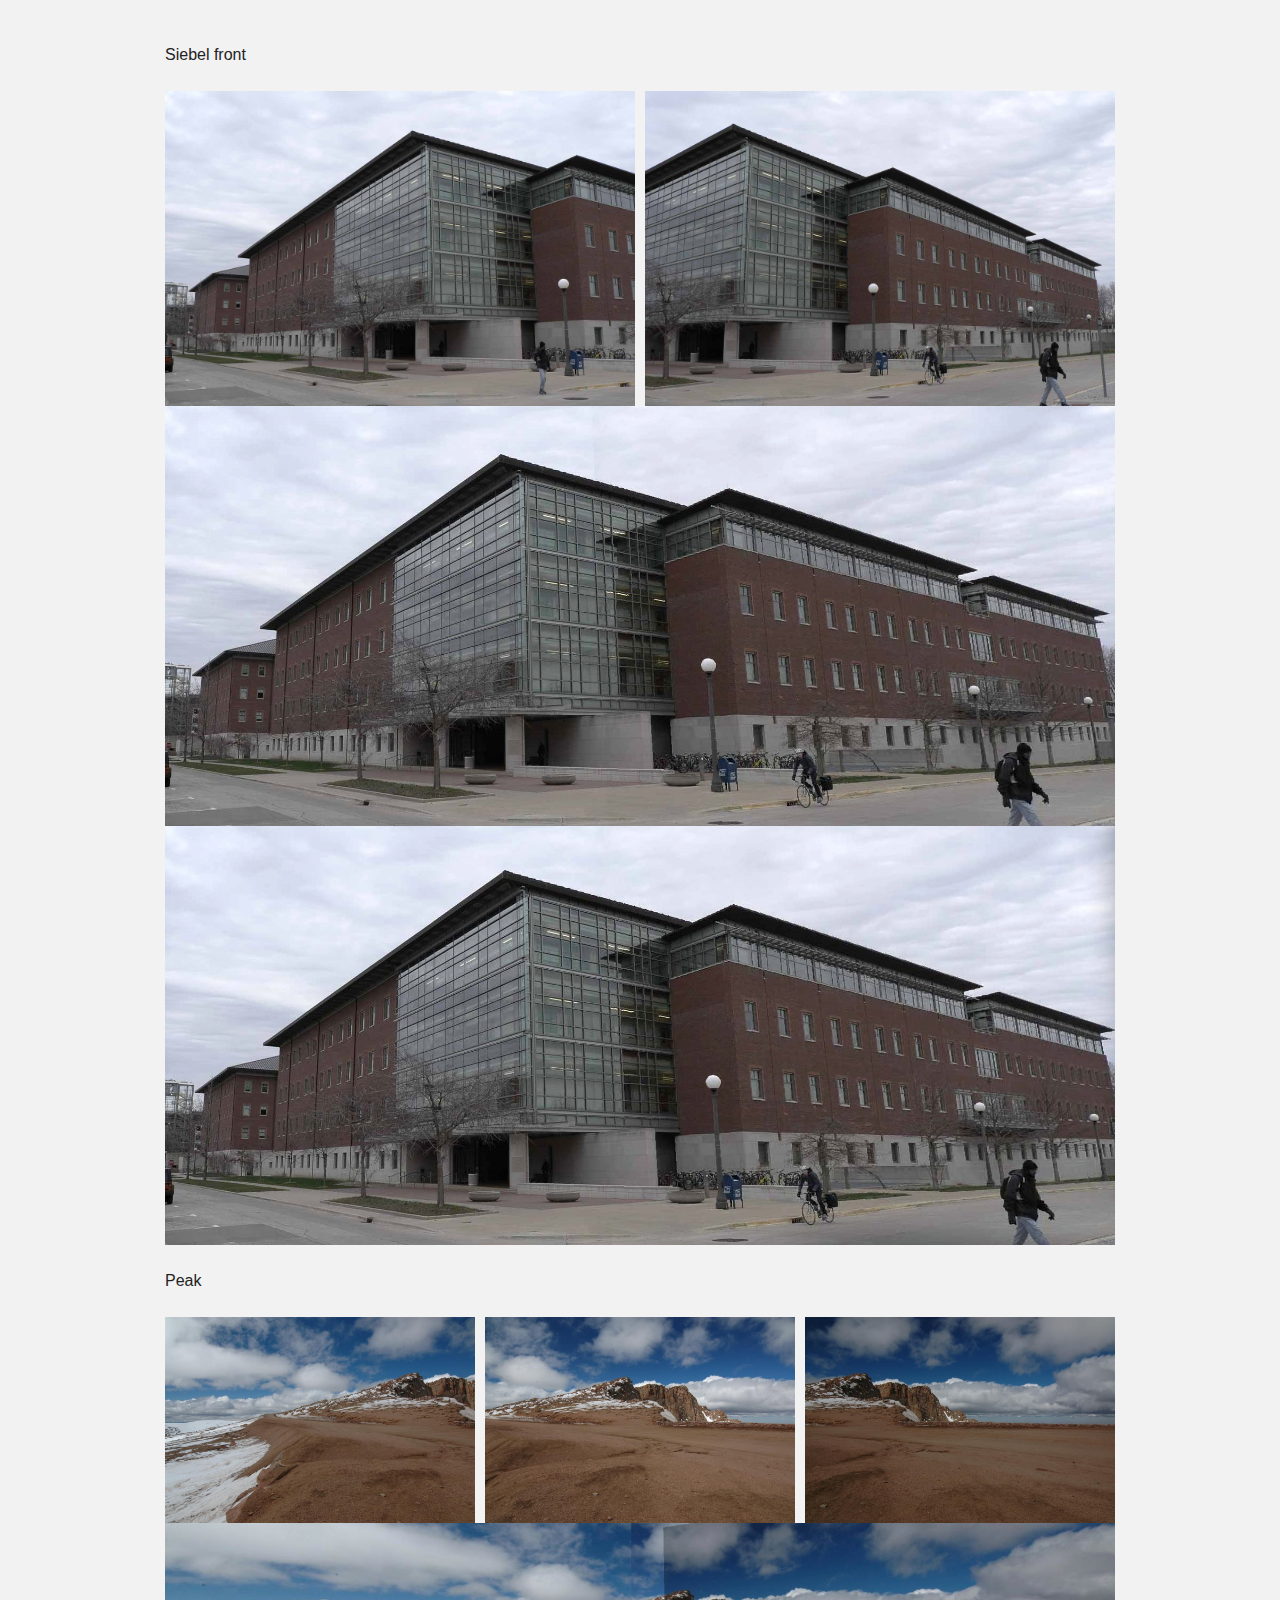
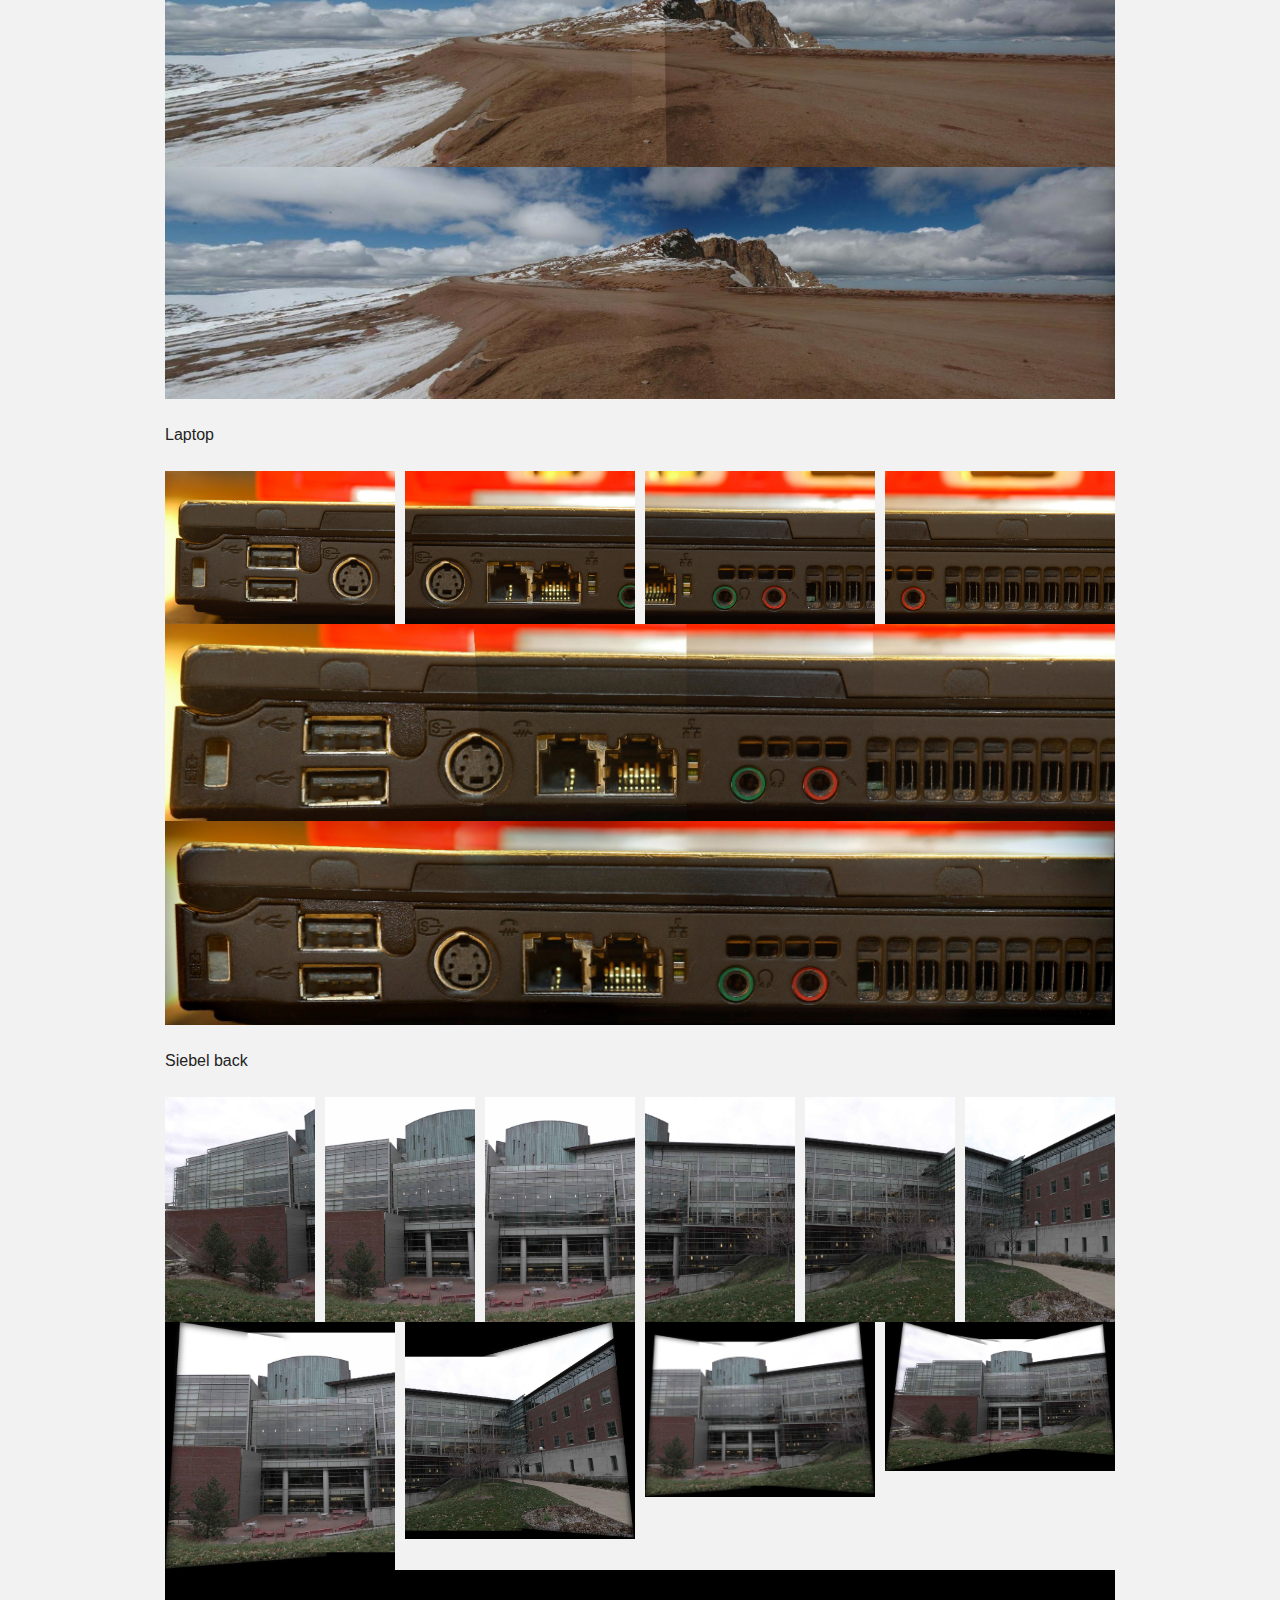
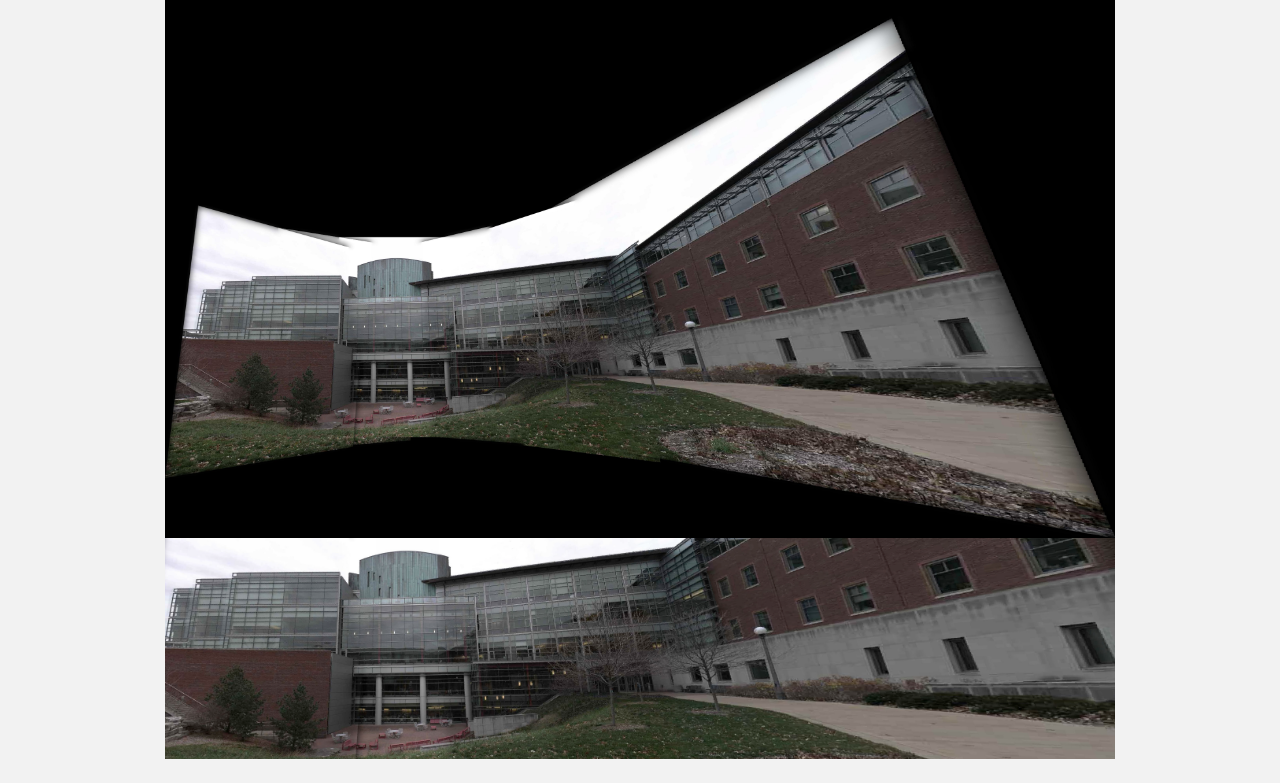
<file: proj5/index.html>
<html>
  <head>
    <title>Project Five</title>
    <link rel="stylesheet" href="../css/blueprint/screen.css" type="text/css" media="screen, projection">
    <link rel="stylesheet" href="../css/blueprint/print.css" type="text/css" media="print">
    
  </head>
  
  <body>
  
  	<div class="container">
  	
  	<div class="line-separator"></div>
  	
  	<h1>Image Stitching</h1>
  	
  	<div class="line-separator"></div>
  	
    <h2>
	    Principle
    </h2>
    
    
    <div class="span-24">
    	<p>
    		Image stitching involves two major steps, computing the transformation between two coordinate systems,
    		i.e. the homography, and the blending of two images so the results look natural. 
    	</p>
    	
    	<p>
	    	Computing the homography involves finding at least 4 pairs of corresponding points from two images, as
	    	this specific type of transformation has 8 degrees of freedom, which translates to 4 pairs of unknowns.
	    	The corresponding points could be selected manually or automatically.
    	</p>
    	
    	<p>
	    	To automatically select corresponding points, SIFT descriptors are used to identify keypoints in both
	    	images that has significant geometric features. The matching of such keypoints are done by RANSAC.
	    	Specifically, 8 rough matches are randomly picked and a homography is calculates based on them, which is
	    	then verified against all possible matches. This process is repeated 500 to 1000 times, and the homography
	    	that predicts the most possible matches is selected as the optimal. Finally, the homography is improved
	    	numerically by taking all predicted matches into account.
    	</p>
    </div>
    
    <h2>
	    Standard Result
    </h2>
    
    <div class="container append-bottom">
    
    	<p>Automatic, with multi-band Laplacian blending</p>
	    
	    <div class="span-24">
	    	<img class="h" src="img/grainger/stitched_lap5.jpg" alt="stitched_lap5" width="" height="" />
	    </div>
	    
    </div>
    
    <div class="container append-bottom">
    
    	<p>Components (color temperature is deliberately altered to magnify blending results)</p>
	    
	    <div class="span-12">
	    	<img class="h" src="img/grainger/original_0.jpg" alt="stitched_lap5" width="" height="" />
	    </div>
	    
	    <div class="span-12 last">
	    	<img class="h" src="img/grainger/original_1.jpg" alt="stitched_lap5" width="" height="" />
	    </div>
	    
    </div>
    
    <div class="container append-bottom">
    
    	<p>Automatic SIFT matches</p>
	    
	    <div class="span-24">
	    	<img class="h" src="img/grainger/auto_matches.jpg" alt="stitched_lap5" width="" height="" />
	    </div>
	    
    </div>
    
    <div class="container append-bottom">
    
    	<p>RANSAC generated matches (good is green, bad is red, image cut to reigon)</p>
	    
	    <div class="span-24">
	    	<img class="h" src="img/grainger/auto_points_0.jpg" alt="stitched_lap5" width="" height="" />
	    </div>
	    
	    <div class="span-24">
	    	<img class="h" src="img/grainger/auto_points_1.jpg" alt="stitched_lap5" width="" height="" />
	    </div>
	    
    </div>
    
    <div class="container append-bottom">
    
    	<p>Manual result</p>
	    
	    <div class="span-24">
	    	<img class="h" src="img/grainger/manual.jpg" alt="stitched_lap5" width="" height="" />
	    </div>
	    
    </div>
    
    <div class="container append-bottom">
    
    	<p>Manual point selection (image cut to region)</p>
	    
	    <div class="span-12">
	    	<img class="h" src="img/grainger/manual_points_0.jpg" alt="stitched_lap5" width="" height="" />
	    </div>
	    
	    <div class="span-12 last">
	    	<img class="h" src="img/grainger/manual_points_1.jpg" alt="stitched_lap5" width="" height="" />
	    </div>
	    
    </div>
    
    <div class="container append-bottom">
    
    	<p>Individual projections (trimmed)</p>
	    
	    <div class="span-12">
	    	<img class="h" src="img/grainger/manual_projection_0.jpg" alt="stitched_lap5" width="" height="" />
	    </div>
	    
	    <div class="span-12 last">
	    	<img class="h" src="img/grainger/manual_projection_1.jpg" alt="stitched_lap5" width="" height="" />
	    </div>
	    
    </div>
    
    <div class="container append-bottom">
    
    	<p>Comparison between direct overlap and multi-band Laplacian blending</p>
	    
	    <div class="span-24">
	    	<img class="h" src="img/grainger/stitched_noblend.jpg" alt="stitched_lap5" width="" height="" />
	    </div>
	    
	    <div class="span-24">
	    	<img class="h" src="img/grainger/stitched_lap5.jpg" alt="stitched_lap5" width="" height="" />
	    </div>
	    
    </div>
	
	
    <div class="line-separator"></div>
    
    
    
    <h2>
	    Demonstration Results
    </h2>
    
    <div class="container append-bottom">
    
    	<p>
    		All results below are stitched automatically. The first three has comparisons between direct
	    	overlap and multi-band Laplacian blending. The last result features a large panorama, with 
	    	intermediate steps included. 
    	</p>
    
    </div>
    
    <div class="container append-bottom">
    	
    	<p>Siebel front</p>
    	
    	<div class="span-12">
    		<img class="h" src="img/siebel_front/sf_1_0.jpg" alt="sf_1_0" width="" height="" />
    	</div>
    	
    	<div class="span-12 last">
    		<img class="h" src="img/siebel_front/sf_1_1.jpg" alt="sf_1_0" width="" height="" />
    	</div>
    	
    	<div class="span-24">
    		<img class="h" src="img/siebel_front/sf_1_noblend.jpg" alt="sf_1_0" width="" height="" />
    	</div>
    	
    	<div class="span-24">
    		<img class="h" src="img/siebel_front/sf_1_l5.jpg" alt="sf_1_l5" width="" height="" />
    	</div>
    
    </div>
    
    
    
    <div class="container append-bottom">
    	
    	<p>Peak</p>
    
    	<div class="span-8">
    		<img class="h" src="img/peak/pikes_peak_small_00.jpg" alt="pikes_peak_small_00" width="" height="" />
    	</div>
    	
    	<div class="span-8">
    		<img class="h" src="img/peak/pikes_peak_small_01.jpg" alt="pikes_peak_small_00" width="" height="" />
    	</div>
    	
    	<div class="span-8 last">
    		<img class="h" src="img/peak/pikes_peak_small_02.jpg" alt="pikes_peak_small_00" width="" height="" />
    	</div>
    	
    	<div class="span-24">
    		<img class="h" src="img/peak/m_1_noblend.jpg" alt="pikes_peak_small_00" width="" height="" />
    	</div>
    	
    	<div class="span-24">
    		<img class="h" src="img/peak/m_1_l5.jpg" alt="pikes_peak_small_00" width="" height="" />
    	</div>
    
    </div>
    
    
    
    <div class="container append-bottom">
    
    	<p>Laptop</p>
    	
	    <div class="span-6">
	    	<img class="h" src="img/laptop/laptop_small_00.JPG" alt="laptop_small_00" width="" height="" />
	    </div>
	    
	    <div class="span-6">
	    	<img class="h" src="img/laptop/laptop_small_01.JPG" alt="laptop_small_00" width="" height="" />
	    </div>
	    
	    <div class="span-6">
	    	<img class="h" src="img/laptop/laptop_small_02.JPG" alt="laptop_small_00" width="" height="" />
	    </div>
	    
	    <div class="span-6 last">
	    	<img class="h" src="img/laptop/laptop_small_03.JPG" alt="laptop_small_00" width="" height="" />
	    </div>
	    
	    <div class="span-24">
	    	<img class="h" src="img/laptop/l_1_noblend.jpg" alt="l_1_noblend" width="" height="" />
	    </div>
	    
	    <div class="span-24">
	    	<img class="h" src="img/laptop/l_1_l5.jpg" alt="l_1_l5" width="" height="" />
	    </div>
	    
    </div>
    
    
    
    <div class="container append-bottom">
    
    	<p>Siebel back</p>
    	
	    <div class="span-4">
	    	<img class="h" src="img/siebel_back/sb_2_0.jpg" alt="sb_2_0" width="" height="" />
	    </div>
	    
	    <div class="span-4">
	    	<img class="h" src="img/siebel_back/sb_2_1.jpg" alt="sb_2_0" width="" height="" />
	    </div>
	    
	    <div class="span-4">
	    	<img class="h" src="img/siebel_back/sb_2_2.jpg" alt="sb_2_0" width="" height="" />
	    </div>
	    
	    <div class="span-4">
	    	<img class="h" src="img/siebel_back/sb_2_3.jpg" alt="sb_2_0" width="" height="" />
	    </div>
	    
	    <div class="span-4">
	    	<img class="h" src="img/siebel_back/sb_2_4.jpg" alt="sb_2_0" width="" height="" />
	    </div>
	    
	    <div class="span-4 last">
	    	<img class="h" src="img/siebel_back/sb_2_5.jpg" alt="sb_2_0" width="" height="" />
	    </div>
	    
	    <div class="span-6">
	    	<img class="h" src="img/siebel_back/sb21.jpg" alt="sb_2_0" width="" height="" />
	    </div>
	    
	    <div class="span-6">
	    	<img class="h" src="img/siebel_back/sb45.jpg" alt="sb_2_0" width="" height="" />
	    </div>
	    
	    <div class="span-6">
	    	<img class="h" src="img/siebel_back/sb213.jpg" alt="sb_2_0" width="" height="" />
	    </div>
	    
	    <div class="span-6 last">
	    	<img class="h" src="img/siebel_back/sb2130.jpg" alt="sb_2_0" width="" height="" />
	    </div>
	    
	    <div class="span-24">
	    	<img class="h" src="img/siebel_back/sb213045.jpg" alt="sb_2_0" width="" height="" />
	    </div>
	    
	    <div class="span-24">
	    	<img class="h" src="img/siebel_back/sb213045 copy.jpg" alt="sb_2_0" width="" height="" />
	    </div>
	    
    </div>

       
    
  	</div>
  </body>
</html>
</file>
<file: css/blueprint/screen.css>
/* -----------------------------------------------------------------------


 Blueprint CSS Framework 1.0.1
 http://blueprintcss.org

   * Copyright (c) 2007-Present. See LICENSE for more info.
   * See README for instructions on how to use Blueprint.
   * For credits and origins, see AUTHORS.
   * This is a compressed file. See the sources in the 'src' directory.

----------------------------------------------------------------------- */

/* reset.css */
html {margin:0;padding:0;border:0;}
body, div, span, object, iframe, h1, h2, h3, h4, h5, h6, p, blockquote, pre, a, abbr, acronym, address, code, del, dfn, em, img, q, dl, dt, dd, ol, ul, li, fieldset, form, label, legend, table, caption, tbody, tfoot, thead, tr, th, td, article, aside, dialog, figure, footer, header, hgroup, nav, section {margin:0;padding:0;border:0;font-size:100%;font:inherit;vertical-align:baseline;}
article, aside, details, figcaption, figure, dialog, footer, header, hgroup, menu, nav, section {display:block;}
body {line-height:1.5;background:white;}
table {border-collapse:separate;border-spacing:0;}
caption, th, td {text-align:left;font-weight:normal;float:none !important;}
table, th, td {vertical-align:middle;}
blockquote:before, blockquote:after, q:before, q:after {content:'';}
blockquote, q {quotes:"" "";}
a img {border:none;}
:focus {outline:0;}

/* typography.css */
html {font-size:100.01%;}
body {font-size:100%;color:#222;background:rgba(0,0,0,0.05);font-family:"Helvetica Neue", Arial, Helvetica, sans-serif;}
h1, h2, h3, h4, h5, h6 {font-weight:normal;color:#111;}
h1 {font-size:3em;line-height:1;margin-bottom:0.5em;}
h2 {font-size:2em;margin-bottom:0.75em;}
h3 {font-size:1.5em;line-height:1;margin-bottom:1em;}
h4 {font-size:1.2em;line-height:1.25;margin-bottom:1.25em;}
h5 {font-size:1em;font-weight:bold;margin-bottom:1.5em;}
h6 {font-size:1em;font-weight:bold;}
h1 img, h2 img, h3 img, h4 img, h5 img, h6 img {margin:0;}
p {margin:0 0 1.5em;}
.left {float:left !important;}
p .left {margin:1.5em 1.5em 1.5em 0;padding:0;}
.right {float:right !important;}
p .right {margin:1.5em 0 1.5em 1.5em;padding:0;}
a:focus, a:hover {color:#09f;}
a {color:#06c;text-decoration:underline;}
blockquote {margin:1.5em;color:#666;font-style:italic;}
strong, dfn {font-weight:bold;}
em, dfn {font-style:italic;}
sup, sub {line-height:0;}
abbr, acronym {border-bottom:1px dotted #666;}
address {margin:0 0 1.5em;font-style:italic;}
del {color:#666;}
pre {margin:1.5em 0;white-space:pre;}
pre, code, tt {font:1em 'andale mono', 'lucida console', monospace;line-height:1.5;}
li ul, li ol {margin:0;}
ul, ol {margin:0 1.5em 1.5em 0;padding-left:1.5em;}
ul {list-style-type:disc;}
ol {list-style-type:decimal;}
dl {margin:0 0 1.5em 0;}
dl dt {font-weight:bold;}
dd {margin-left:1.5em;}
table {margin-bottom:1.4em;width:100%;}
th {font-weight:bold;}
thead th {background:#c3d9ff;}
th, td, caption {padding:4px 10px 4px 5px;}
tbody tr:nth-child(even) td, tbody tr.even td {background:#e5ecf9;}
tfoot {font-style:italic;}
caption {background:#eee;}
.small {font-size:.8em;margin-bottom:1.875em;line-height:1.875em;}
.large {font-size:1.2em;line-height:2.5em;margin-bottom:1.25em;}
.hide {display:none;}
.quiet {color:#666;}
.loud {color:#000;}
.highlight {background:#ff0;}
.added {background:#060;color:#fff;}
.removed {background:#900;color:#fff;}
.first {margin-left:0;padding-left:0;}
.last {margin-right:0;padding-right:0;}
.top {margin-top:0;padding-top:0;}
.bottom {margin-bottom:0;padding-bottom:0;}

/* forms.css */
label {font-weight:bold;}
fieldset {padding:0 1.4em 1.4em 1.4em;margin:0 0 1.5em 0;border:1px solid #ccc;}
legend {font-weight:bold;font-size:1.2em;margin-top:-0.2em;margin-bottom:1em;}
fieldset, #IE8#HACK {padding-top:1.4em;}
legend, #IE8#HACK {margin-top:0;margin-bottom:0;}
input[type=text], input[type=password], input[type=url], input[type=email], input.text, input.title, textarea {background-color:#fff;border:1px solid #bbb;color:#000;}
input[type=text]:focus, input[type=password]:focus, input[type=url]:focus, input[type=email]:focus, input.text:focus, input.title:focus, textarea:focus {border-color:#666;}
select {background-color:#fff;border-width:1px;border-style:solid;}
input[type=text], input[type=password], input[type=url], input[type=email], input.text, input.title, textarea, select {margin:0.5em 0;}
input.text, input.title {width:300px;padding:5px;}
input.title {font-size:1.5em;}
textarea {width:390px;height:250px;padding:5px;}
form.inline {line-height:3;}
form.inline p {margin-bottom:0;}
.error, .alert, .notice, .success, .info {padding:0.8em;margin-bottom:1em;border:2px solid #ddd;}
.error, .alert {background:#fbe3e4;color:#8a1f11;border-color:#fbc2c4;}
.notice {background:#fff6bf;color:#514721;border-color:#ffd324;}
.success {background:#e6efc2;color:#264409;border-color:#c6d880;}
.info {background:#d5edf8;color:#205791;border-color:#92cae4;}
.error a, .alert a {color:#8a1f11;}
.notice a {color:#514721;}
.success a {color:#264409;}
.info a {color:#205791;}

/* grid.css */
.container {width:950px;margin:0 auto;}
.showgrid {background:url(src/grid.png);}
.column, .span-1, .span-2, .span-3, .span-4, .span-5, .span-6, .span-7, .span-8, .span-9, .span-10, .span-11, .span-12, .span-13, .span-14, .span-15, .span-16, .span-17, .span-18, .span-19, .span-20, .span-21, .span-22, .span-23, .span-24 {float:left;margin-right:10px;}
.last {margin-right:0;}
.span-1 {width:30px;}
.span-2 {width:70px;}
.span-3 {width:110px;}
.span-4 {width:150px;}
.span-5 {width:190px;}
.span-6 {width:230px;}
.span-7 {width:270px;}
.span-8 {width:310px;}
.span-9 {width:350px;}
.span-10 {width:390px;}
.span-11 {width:430px;}
.span-12 {width:470px;}
.span-13 {width:510px;}
.span-14 {width:550px;}
.span-15 {width:590px;}
.span-16 {width:630px;}
.span-17 {width:670px;}
.span-18 {width:710px;}
.span-19 {width:750px;}
.span-20 {width:790px;}
.span-21 {width:830px;}
.span-22 {width:870px;}
.span-23 {width:910px;}
.span-24 {width:950px;margin-right:0;}
input.span-1, textarea.span-1, input.span-2, textarea.span-2, input.span-3, textarea.span-3, input.span-4, textarea.span-4, input.span-5, textarea.span-5, input.span-6, textarea.span-6, input.span-7, textarea.span-7, input.span-8, textarea.span-8, input.span-9, textarea.span-9, input.span-10, textarea.span-10, input.span-11, textarea.span-11, input.span-12, textarea.span-12, input.span-13, textarea.span-13, input.span-14, textarea.span-14, input.span-15, textarea.span-15, input.span-16, textarea.span-16, input.span-17, textarea.span-17, input.span-18, textarea.span-18, input.span-19, textarea.span-19, input.span-20, textarea.span-20, input.span-21, textarea.span-21, input.span-22, textarea.span-22, input.span-23, textarea.span-23, input.span-24, textarea.span-24 {border-left-width:1px;border-right-width:1px;padding-left:5px;padding-right:5px;}
input.span-1, textarea.span-1 {width:18px;}
input.span-2, textarea.span-2 {width:58px;}
input.span-3, textarea.span-3 {width:98px;}
input.span-4, textarea.span-4 {width:138px;}
input.span-5, textarea.span-5 {width:178px;}
input.span-6, textarea.span-6 {width:218px;}
input.span-7, textarea.span-7 {width:258px;}
input.span-8, textarea.span-8 {width:298px;}
input.span-9, textarea.span-9 {width:338px;}
input.span-10, textarea.span-10 {width:378px;}
input.span-11, textarea.span-11 {width:418px;}
input.span-12, textarea.span-12 {width:458px;}
input.span-13, textarea.span-13 {width:498px;}
input.span-14, textarea.span-14 {width:538px;}
input.span-15, textarea.span-15 {width:578px;}
input.span-16, textarea.span-16 {width:618px;}
input.span-17, textarea.span-17 {width:658px;}
input.span-18, textarea.span-18 {width:698px;}
input.span-19, textarea.span-19 {width:738px;}
input.span-20, textarea.span-20 {width:778px;}
input.span-21, textarea.span-21 {width:818px;}
input.span-22, textarea.span-22 {width:858px;}
input.span-23, textarea.span-23 {width:898px;}
input.span-24, textarea.span-24 {width:938px;}
.append-1 {padding-right:40px;}
.append-2 {padding-right:80px;}
.append-3 {padding-right:120px;}
.append-4 {padding-right:160px;}
.append-5 {padding-right:200px;}
.append-6 {padding-right:240px;}
.append-7 {padding-right:280px;}
.append-8 {padding-right:320px;}
.append-9 {padding-right:360px;}
.append-10 {padding-right:400px;}
.append-11 {padding-right:440px;}
.append-12 {padding-right:480px;}
.append-13 {padding-right:520px;}
.append-14 {padding-right:560px;}
.append-15 {padding-right:600px;}
.append-16 {padding-right:640px;}
.append-17 {padding-right:680px;}
.append-18 {padding-right:720px;}
.append-19 {padding-right:760px;}
.append-20 {padding-right:800px;}
.append-21 {padding-right:840px;}
.append-22 {padding-right:880px;}
.append-23 {padding-right:920px;}
.prepend-1 {padding-left:40px;}
.prepend-2 {padding-left:80px;}
.prepend-3 {padding-left:120px;}
.prepend-4 {padding-left:160px;}
.prepend-5 {padding-left:200px;}
.prepend-6 {padding-left:240px;}
.prepend-7 {padding-left:280px;}
.prepend-8 {padding-left:320px;}
.prepend-9 {padding-left:360px;}
.prepend-10 {padding-left:400px;}
.prepend-11 {padding-left:440px;}
.prepend-12 {padding-left:480px;}
.prepend-13 {padding-left:520px;}
.prepend-14 {padding-left:560px;}
.prepend-15 {padding-left:600px;}
.prepend-16 {padding-left:640px;}
.prepend-17 {padding-left:680px;}
.prepend-18 {padding-left:720px;}
.prepend-19 {padding-left:760px;}
.prepend-20 {padding-left:800px;}
.prepend-21 {padding-left:840px;}
.prepend-22 {padding-left:880px;}
.prepend-23 {padding-left:920px;}
.border {padding-right:4px;margin-right:5px;border-right:1px solid #ddd;}
.colborder {padding-right:24px;margin-right:25px;border-right:1px solid #ddd;}
.pull-1 {margin-left:-40px;}
.pull-2 {margin-left:-80px;}
.pull-3 {margin-left:-120px;}
.pull-4 {margin-left:-160px;}
.pull-5 {margin-left:-200px;}
.pull-6 {margin-left:-240px;}
.pull-7 {margin-left:-280px;}
.pull-8 {margin-left:-320px;}
.pull-9 {margin-left:-360px;}
.pull-10 {margin-left:-400px;}
.pull-11 {margin-left:-440px;}
.pull-12 {margin-left:-480px;}
.pull-13 {margin-left:-520px;}
.pull-14 {margin-left:-560px;}
.pull-15 {margin-left:-600px;}
.pull-16 {margin-left:-640px;}
.pull-17 {margin-left:-680px;}
.pull-18 {margin-left:-720px;}
.pull-19 {margin-left:-760px;}
.pull-20 {margin-left:-800px;}
.pull-21 {margin-left:-840px;}
.pull-22 {margin-left:-880px;}
.pull-23 {margin-left:-920px;}
.pull-24 {margin-left:-960px;}
.pull-1, .pull-2, .pull-3, .pull-4, .pull-5, .pull-6, .pull-7, .pull-8, .pull-9, .pull-10, .pull-11, .pull-12, .pull-13, .pull-14, .pull-15, .pull-16, .pull-17, .pull-18, .pull-19, .pull-20, .pull-21, .pull-22, .pull-23, .pull-24 {float:left;position:relative;}
.push-1 {margin:0 -40px 1.5em 40px;}
.push-2 {margin:0 -80px 1.5em 80px;}
.push-3 {margin:0 -120px 1.5em 120px;}
.push-4 {margin:0 -160px 1.5em 160px;}
.push-5 {margin:0 -200px 1.5em 200px;}
.push-6 {margin:0 -240px 1.5em 240px;}
.push-7 {margin:0 -280px 1.5em 280px;}
.push-8 {margin:0 -320px 1.5em 320px;}
.push-9 {margin:0 -360px 1.5em 360px;}
.push-10 {margin:0 -400px 1.5em 400px;}
.push-11 {margin:0 -440px 1.5em 440px;}
.push-12 {margin:0 -480px 1.5em 480px;}
.push-13 {margin:0 -520px 1.5em 520px;}
.push-14 {margin:0 -560px 1.5em 560px;}
.push-15 {margin:0 -600px 1.5em 600px;}
.push-16 {margin:0 -640px 1.5em 640px;}
.push-17 {margin:0 -680px 1.5em 680px;}
.push-18 {margin:0 -720px 1.5em 720px;}
.push-19 {margin:0 -760px 1.5em 760px;}
.push-20 {margin:0 -800px 1.5em 800px;}
.push-21 {margin:0 -840px 1.5em 840px;}
.push-22 {margin:0 -880px 1.5em 880px;}
.push-23 {margin:0 -920px 1.5em 920px;}
.push-24 {margin:0 -960px 1.5em 960px;}
.push-1, .push-2, .push-3, .push-4, .push-5, .push-6, .push-7, .push-8, .push-9, .push-10, .push-11, .push-12, .push-13, .push-14, .push-15, .push-16, .push-17, .push-18, .push-19, .push-20, .push-21, .push-22, .push-23, .push-24 {float:left;position:relative;}
div.prepend-top, .prepend-top {margin-top:1.5em;}
div.append-bottom, .append-bottom {margin-bottom:1.5em;}
.box {padding:1.5em;margin-bottom:1.5em;background:#e5eCf9;}
hr {background:#ddd;color:#ddd;clear:both;float:none;width:100%;height:1px;margin:0 0 17px;border:none;}
hr.space {background:#fff;color:#fff;visibility:hidden;}
.clearfix:after, .container:after {content:"\0020";display:block;height:0;clear:both;visibility:hidden;overflow:hidden;}
.clearfix, .container {display:block;}
.clear {clear:both;}

img.h {width:100%}
img.v {height:100%}


iframe.h {width:100%}
iframe.v {height:100%}

.line-separator{
height:1px;
background:#717171;
border-bottom:1px solid #313030;
margin-top: 1em;
margin-bottom: 1em;
}

.footer {
   /*position:fixed;
   left:0px;
   bottom:0px;*/
   height:60px;
   width:100%;
   background:#777777;
   color: white;
}
</file>
<file: css/blueprint/print.css>
/* -----------------------------------------------------------------------


 Blueprint CSS Framework 1.0.1
 http://blueprintcss.org

   * Copyright (c) 2007-Present. See LICENSE for more info.
   * See README for instructions on how to use Blueprint.
   * For credits and origins, see AUTHORS.
   * This is a compressed file. See the sources in the 'src' directory.

----------------------------------------------------------------------- */

/* print.css */
body {line-height:1.5;font-family:"Helvetica Neue", Arial, Helvetica, sans-serif;color:#000;background:none;font-size:10pt;}
.container {background:none;}
hr {background:#ccc;color:#ccc;width:100%;height:2px;margin:2em 0;padding:0;border:none;}
hr.space {background:#fff;color:#fff;visibility:hidden;}
h1, h2, h3, h4, h5, h6 {font-family:"Helvetica Neue", Arial, "Lucida Grande", sans-serif;}
code {font:.9em "Courier New", Monaco, Courier, monospace;}
a img {border:none;}
p img.top {margin-top:0;}
blockquote {margin:1.5em;padding:1em;font-style:italic;font-size:.9em;}
.small {font-size:.9em;}
.large {font-size:1.1em;}
.quiet {color:#999;}
.hide {display:none;}
a:link, a:visited {background:transparent;font-weight:700;text-decoration:underline;}
a:link:after, a:visited:after {content:" (" attr(href) ")";font-size:90%;}
</file>
